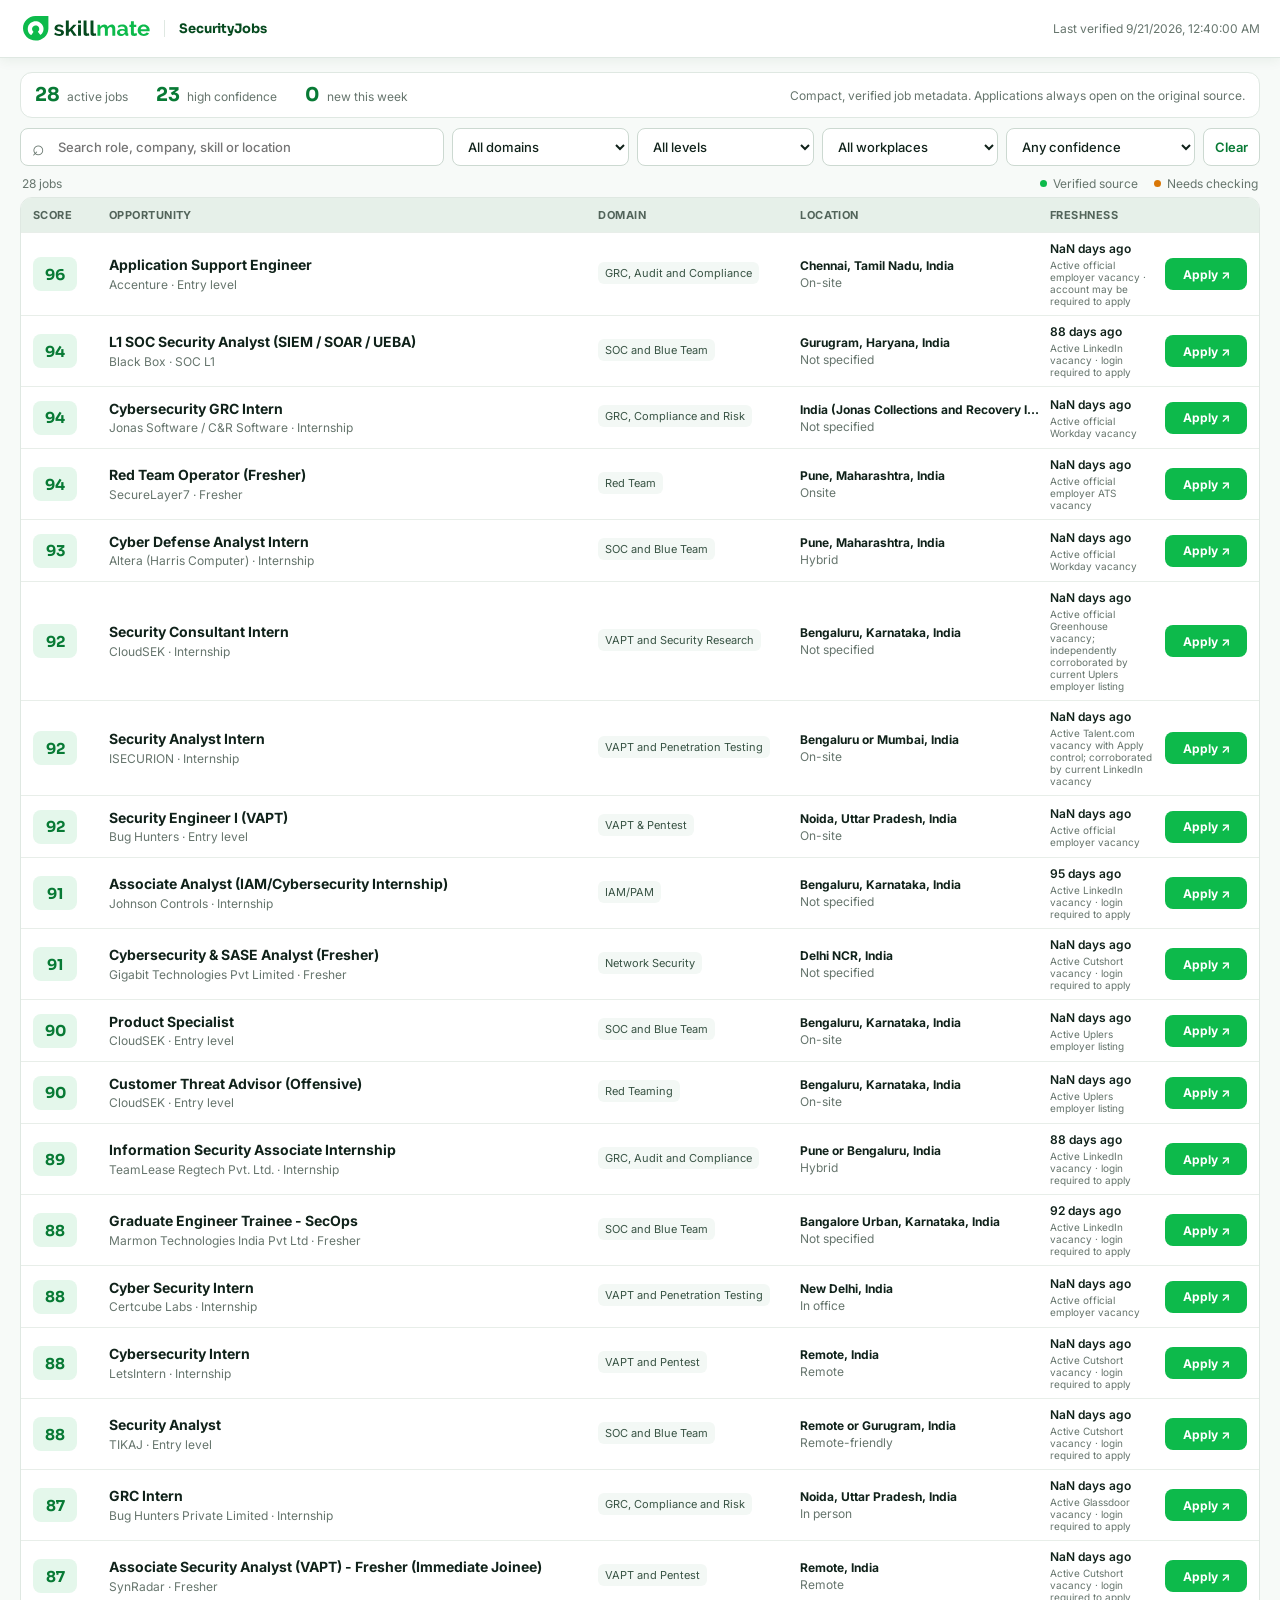
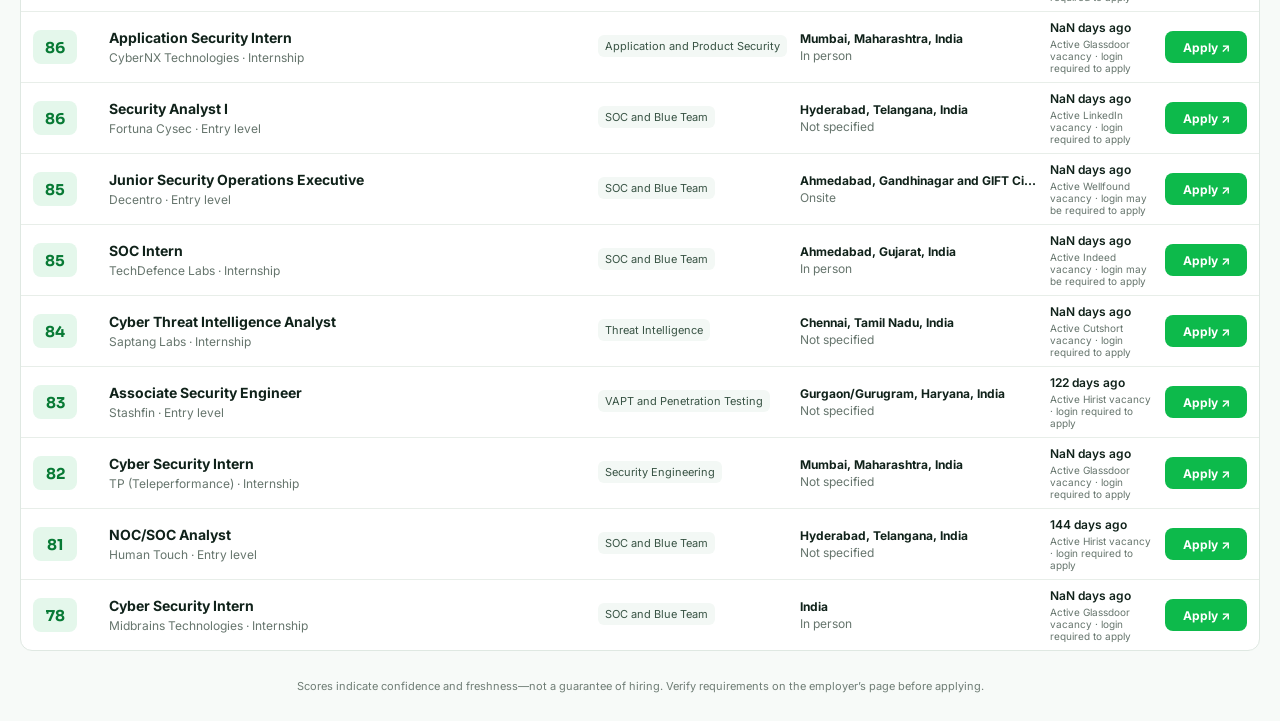
<file: index.html>
<!doctype html>
<html lang="en">
<head>
  <meta charset="utf-8">
  <meta name="viewport" content="width=device-width, initial-scale=1">
  <meta name="description" content="Verified cybersecurity jobs ranked by how worthwhile they are to apply for.">
  <title>Skillmate SecurityJobs</title>
  <link rel="preconnect" href="https://fonts.googleapis.com">
  <link rel="preconnect" href="https://fonts.gstatic.com" crossorigin>
  <link href="https://fonts.googleapis.com/css2?family=Inter:wght@400;500;600;700&family=Sora:wght@600;700&display=swap" rel="stylesheet">
  <link rel="icon" href="assets/skillmate-logo-light.svg" type="image/svg+xml">
  <link rel="stylesheet" href="style.css">
</head>
<body>
  <header class="topbar">
    <div class="brand"><img src="assets/skillmate-logo-light.svg" alt="Skillmate.ai"><strong>SecurityJobs</strong></div>
    <div style="display:flex;gap:14px;align-items:center"><a href="brands/" style="color:#fff;font-weight:700;text-decoration:none">Brands & Career Sources</a><div class="updated" id="updated">Loading latest scan…</div></div>
  </header>

  <main>
    <section class="summary" aria-label="Job summary">
      <div><b id="totalJobs">0</b><span>active jobs</span></div>
      <div><b id="highScore">0</b><span>high confidence</span></div>
      <div><b id="newJobs">0</b><span>new this week</span></div>
      <p>Compact, verified job metadata. Applications always open on the original source.</p>
    </section>

    <section class="controls" aria-label="Job filters">
      <label class="search"><span>⌕</span><input id="search" type="search" placeholder="Search role, company, skill or location" aria-label="Search jobs"></label>
      <select id="domain" aria-label="Filter by cybersecurity domain"><option value="">All domains</option></select>
      <select id="level" aria-label="Filter by experience level"><option value="">All levels</option></select>
      <select id="workplace" aria-label="Filter by workplace type"><option value="">All workplaces</option></select>
      <select id="score" aria-label="Filter by minimum score">
        <option value="0">Any confidence</option><option value="70">70+ Worth applying</option><option value="85">85+ Highly recommended</option>
      </select>
      <button id="clear" type="button">Clear</button>
    </section>

    <div class="result-line"><span id="resultCount">0 jobs</span><span class="legend"><i class="verified"></i>Verified source <i class="caution"></i>Needs checking</span></div>

    <section class="job-table" aria-label="Cybersecurity jobs">
      <div class="table-head"><span>Score</span><span>Opportunity</span><span>Domain</span><span>Location</span><span>Freshness</span><span></span></div>
      <div id="jobs" class="job-list"></div>
      <div id="empty" class="empty" hidden>No matching jobs. Try clearing one or more filters.</div>
    </section>
  </main>

  <footer>Scores indicate confidence and freshness—not a guarantee of hiring. Verify requirements on the employer’s page before applying.</footer>
  <script src="app.js"></script>
</body>
</html>
</file>
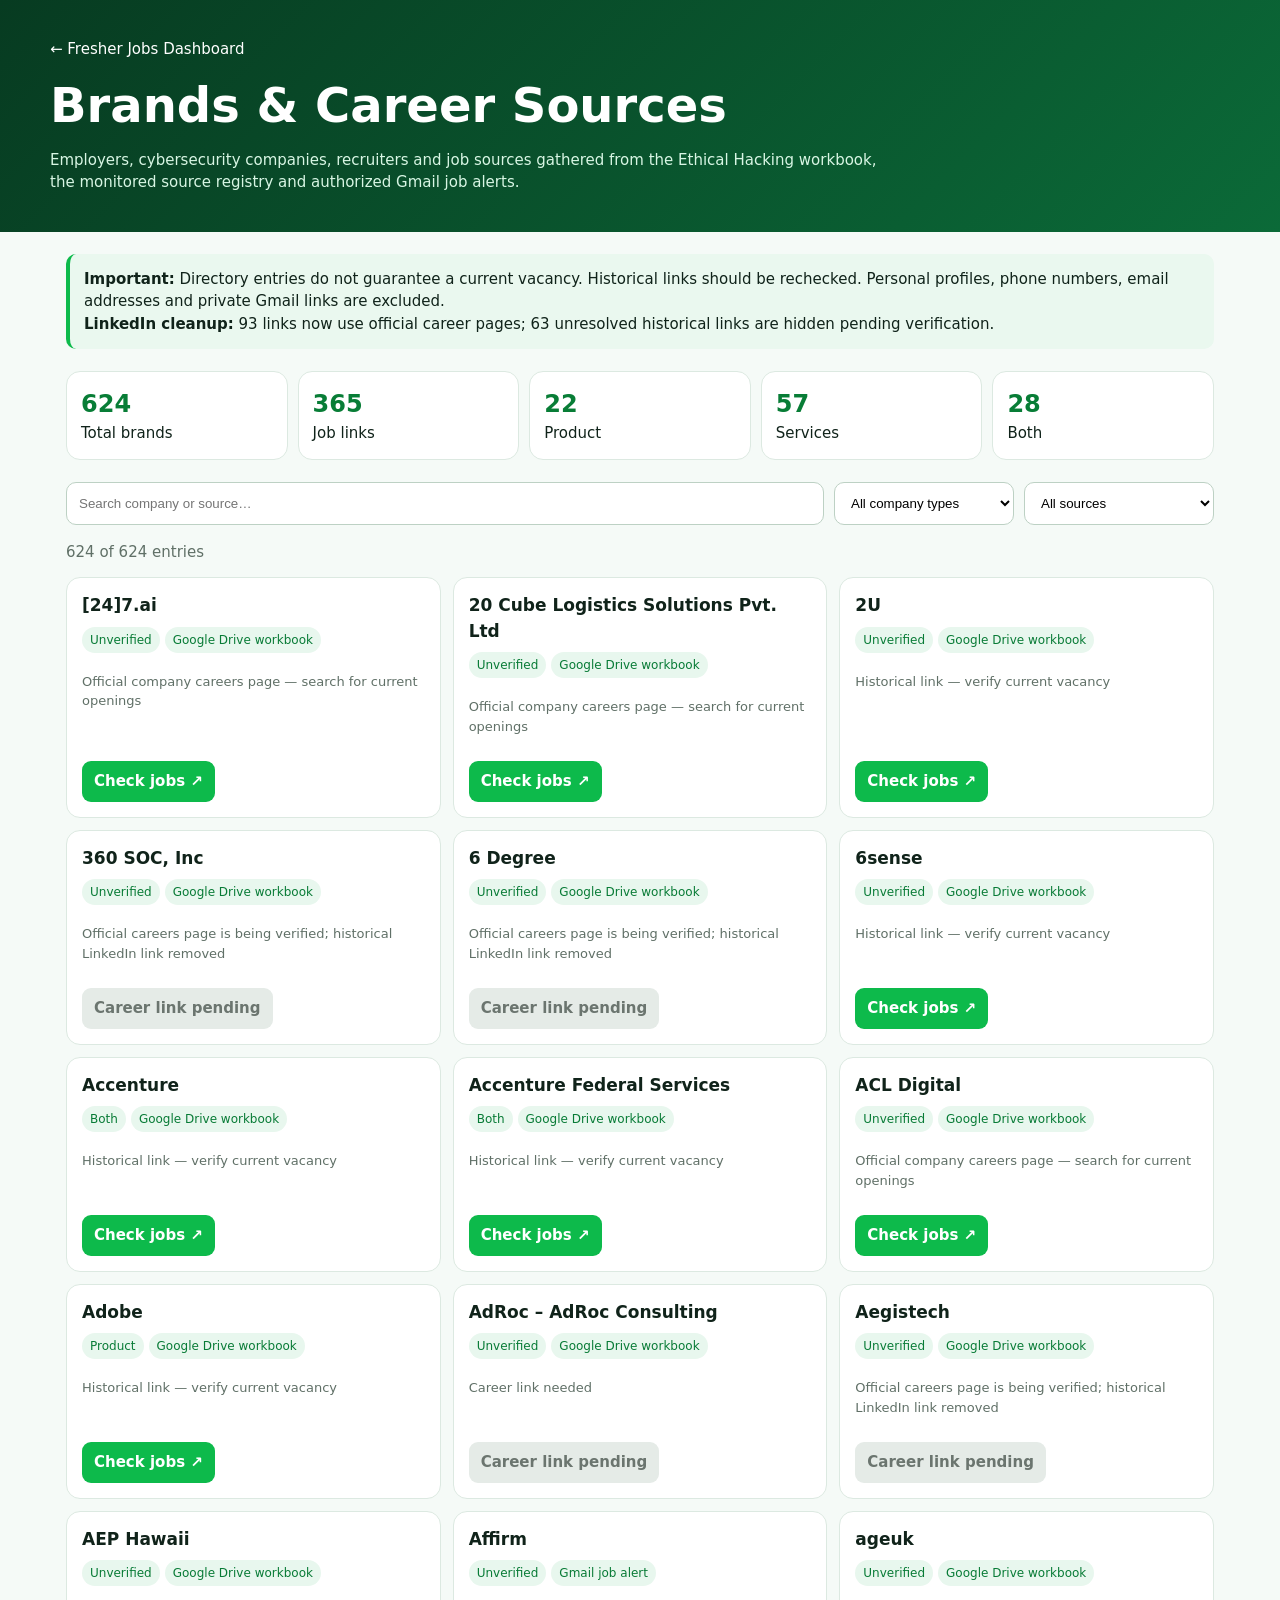
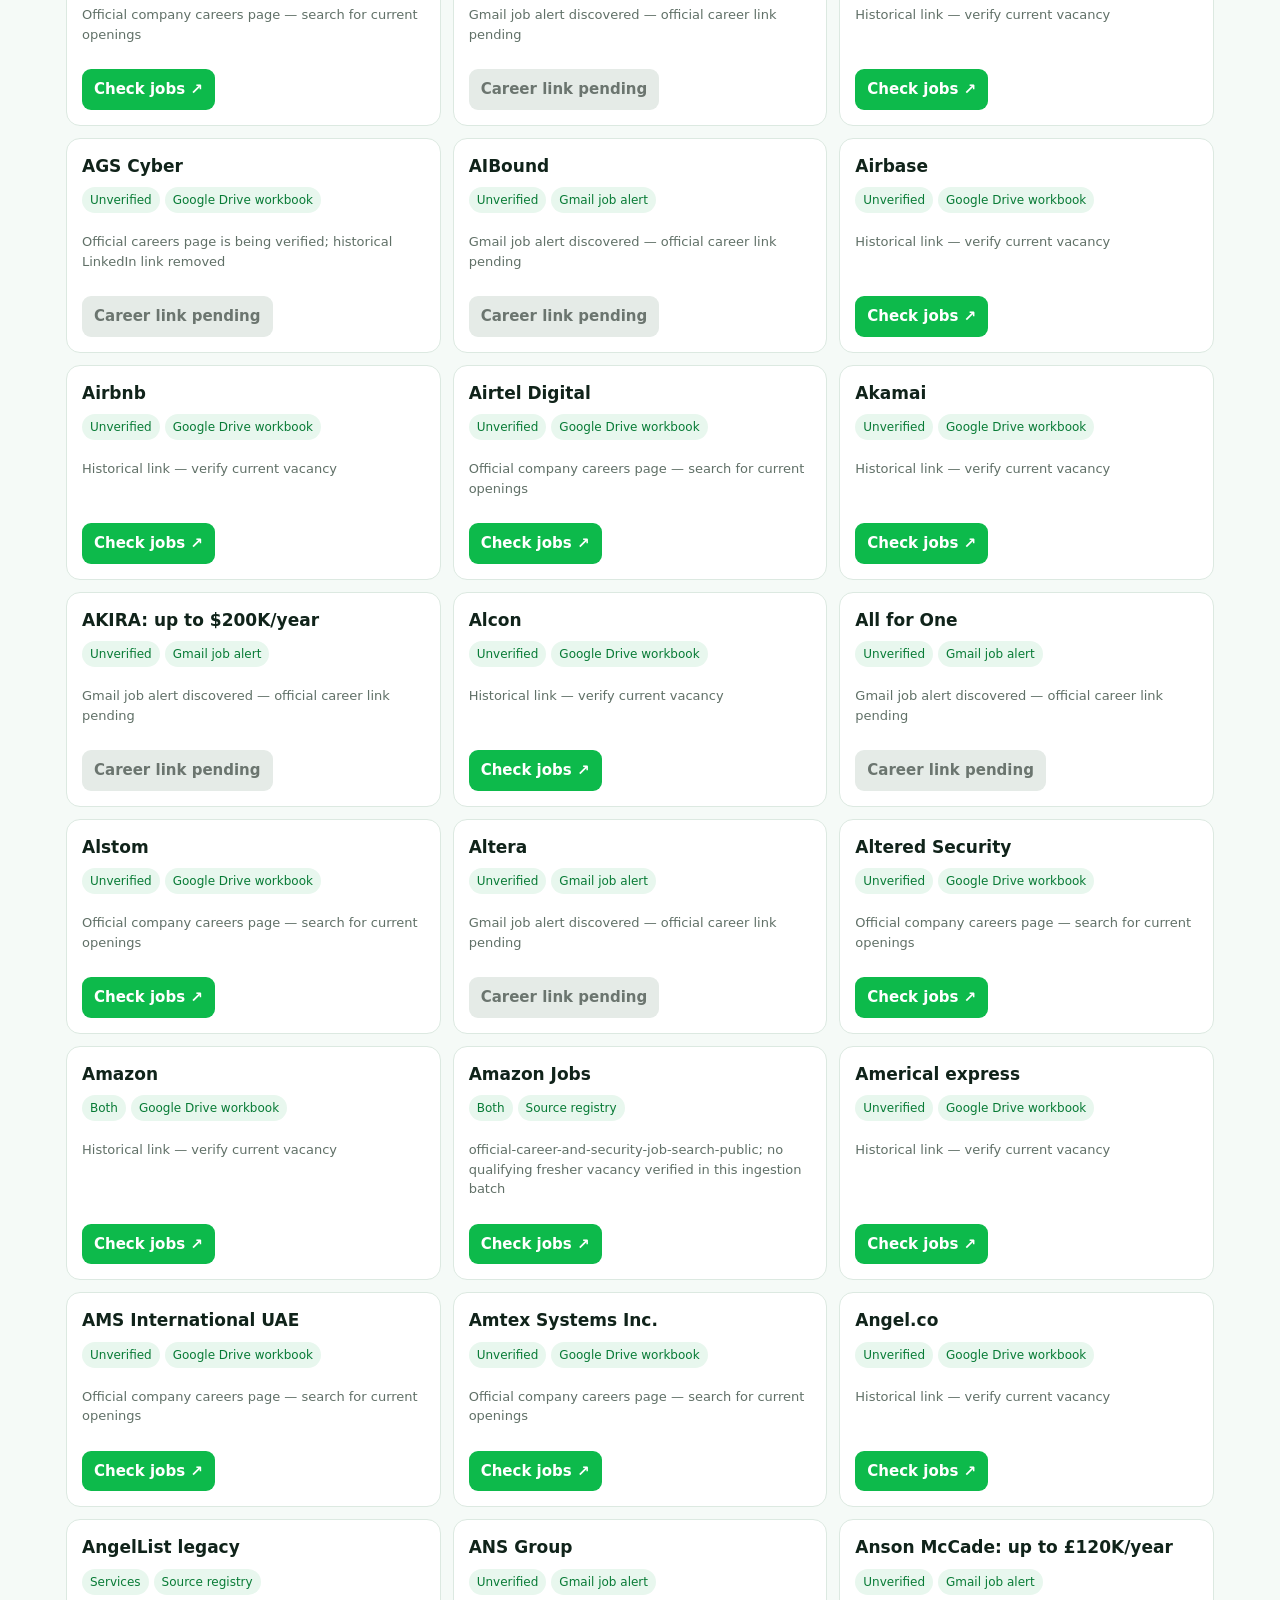
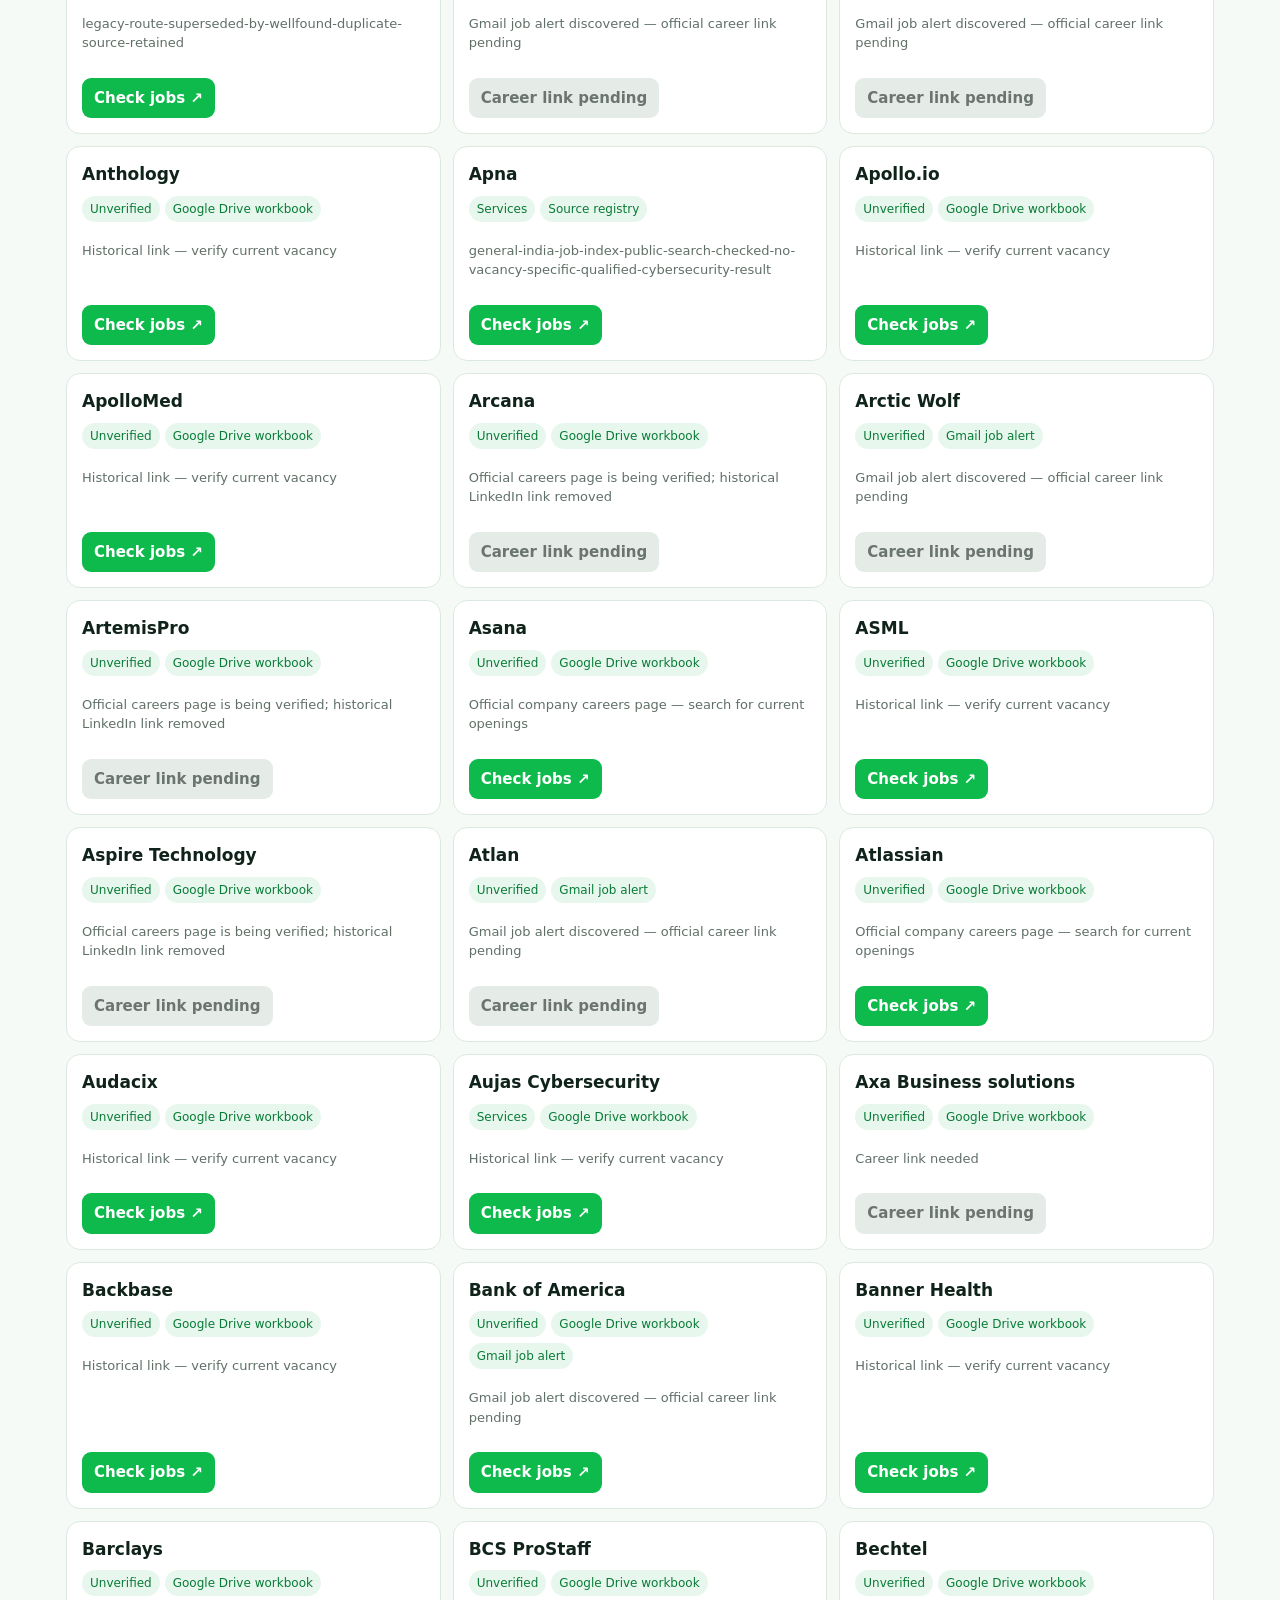
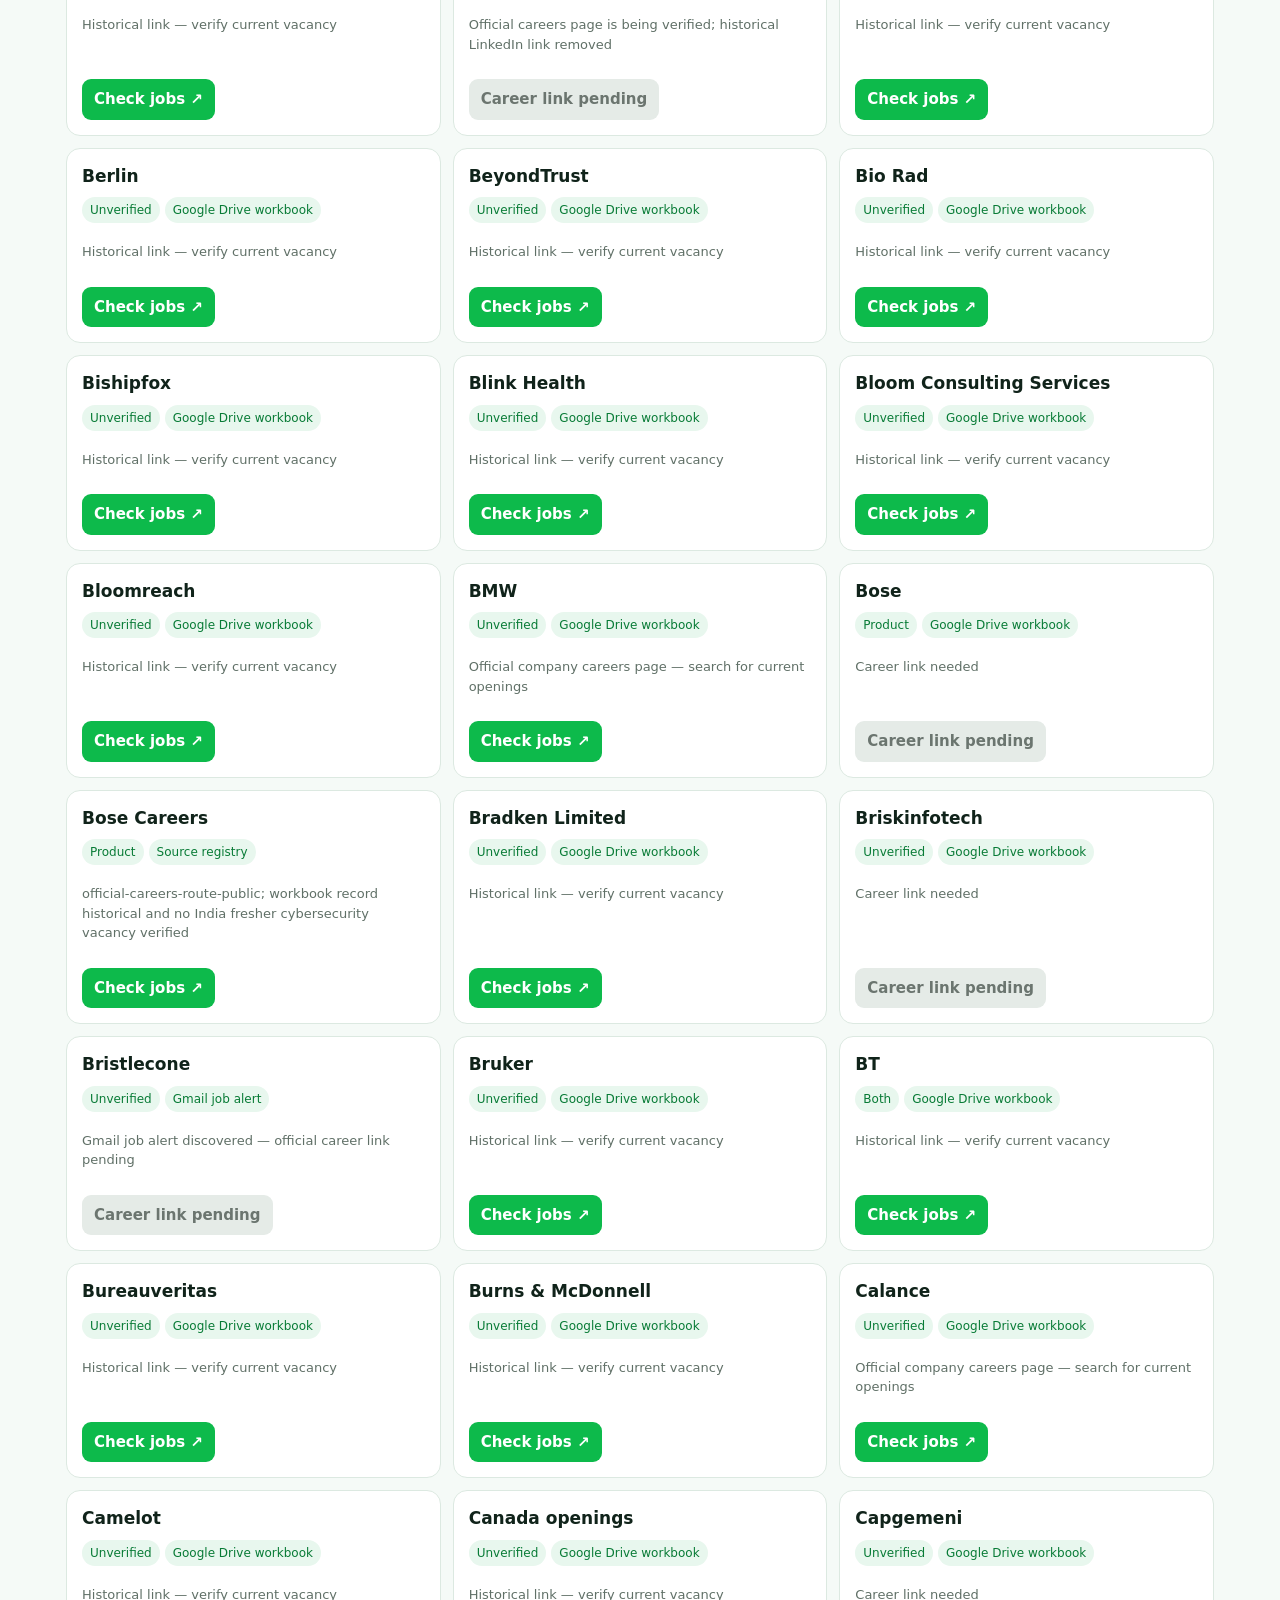
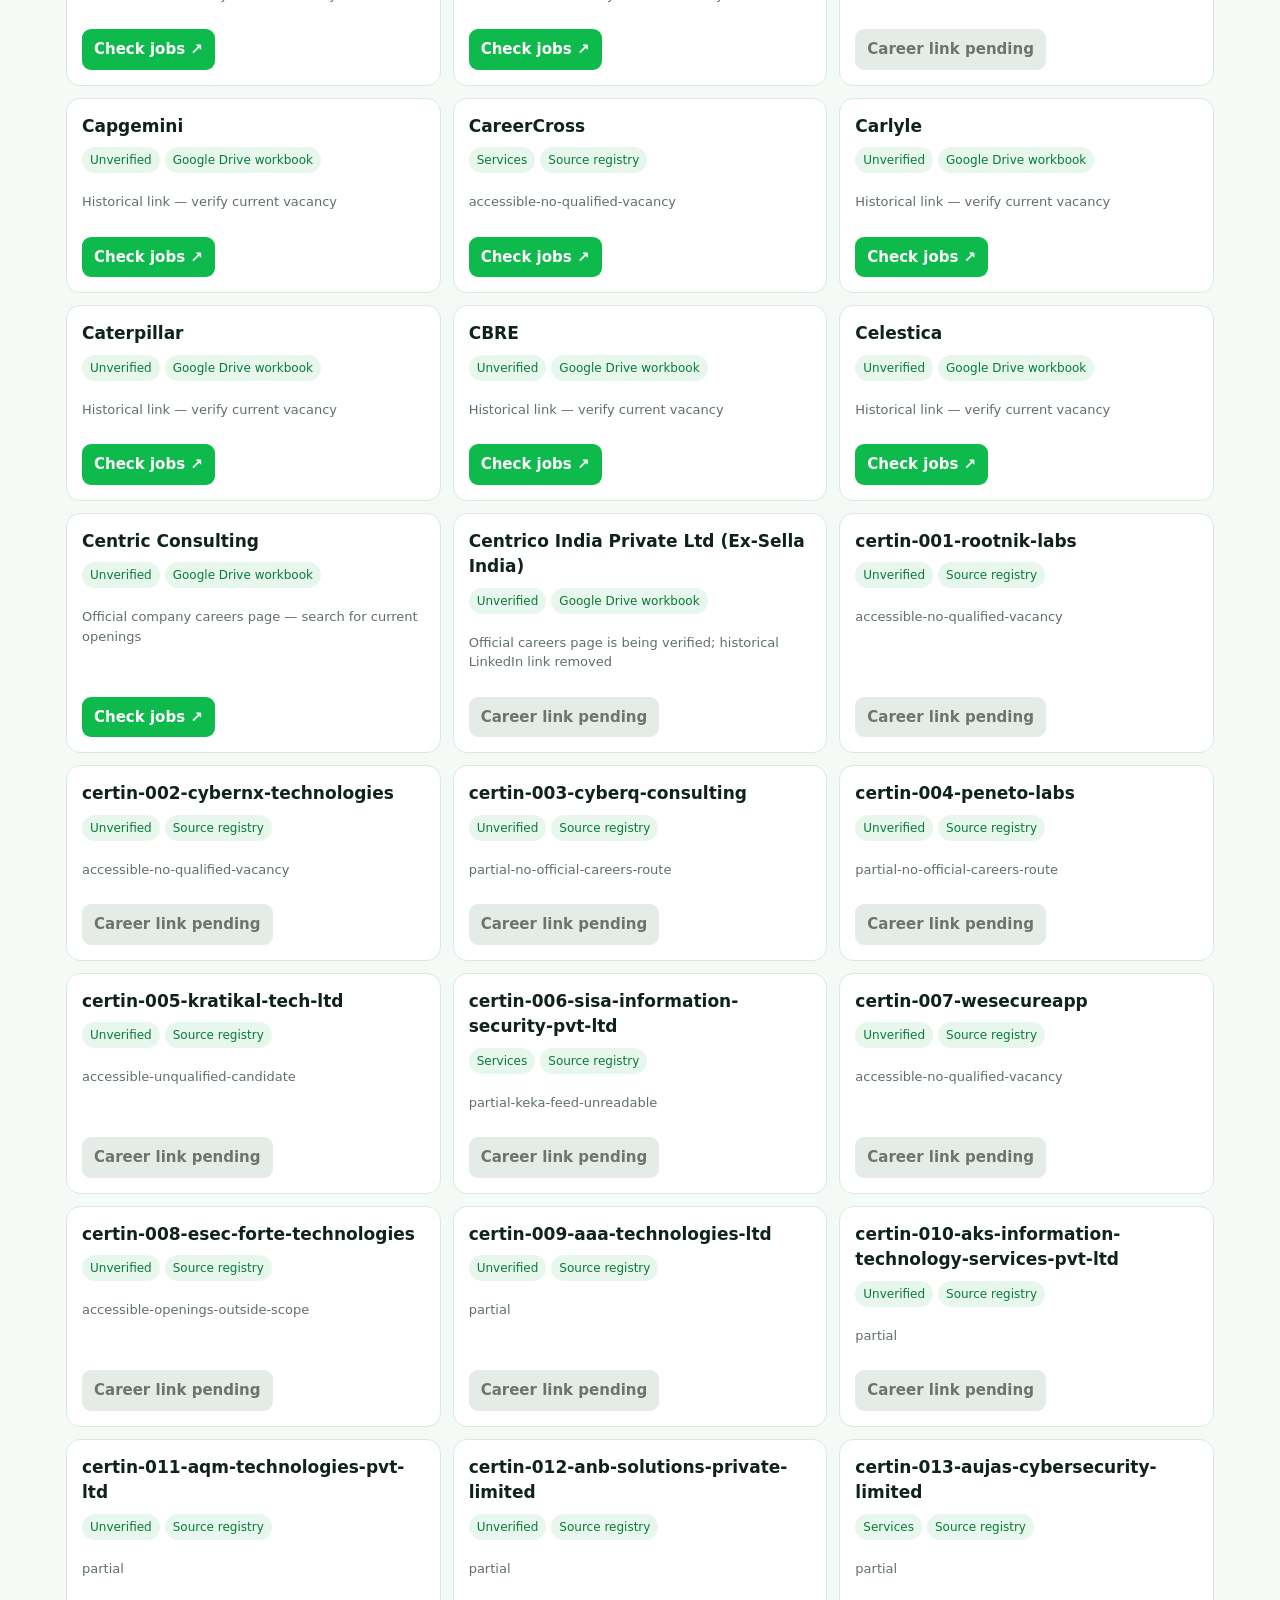
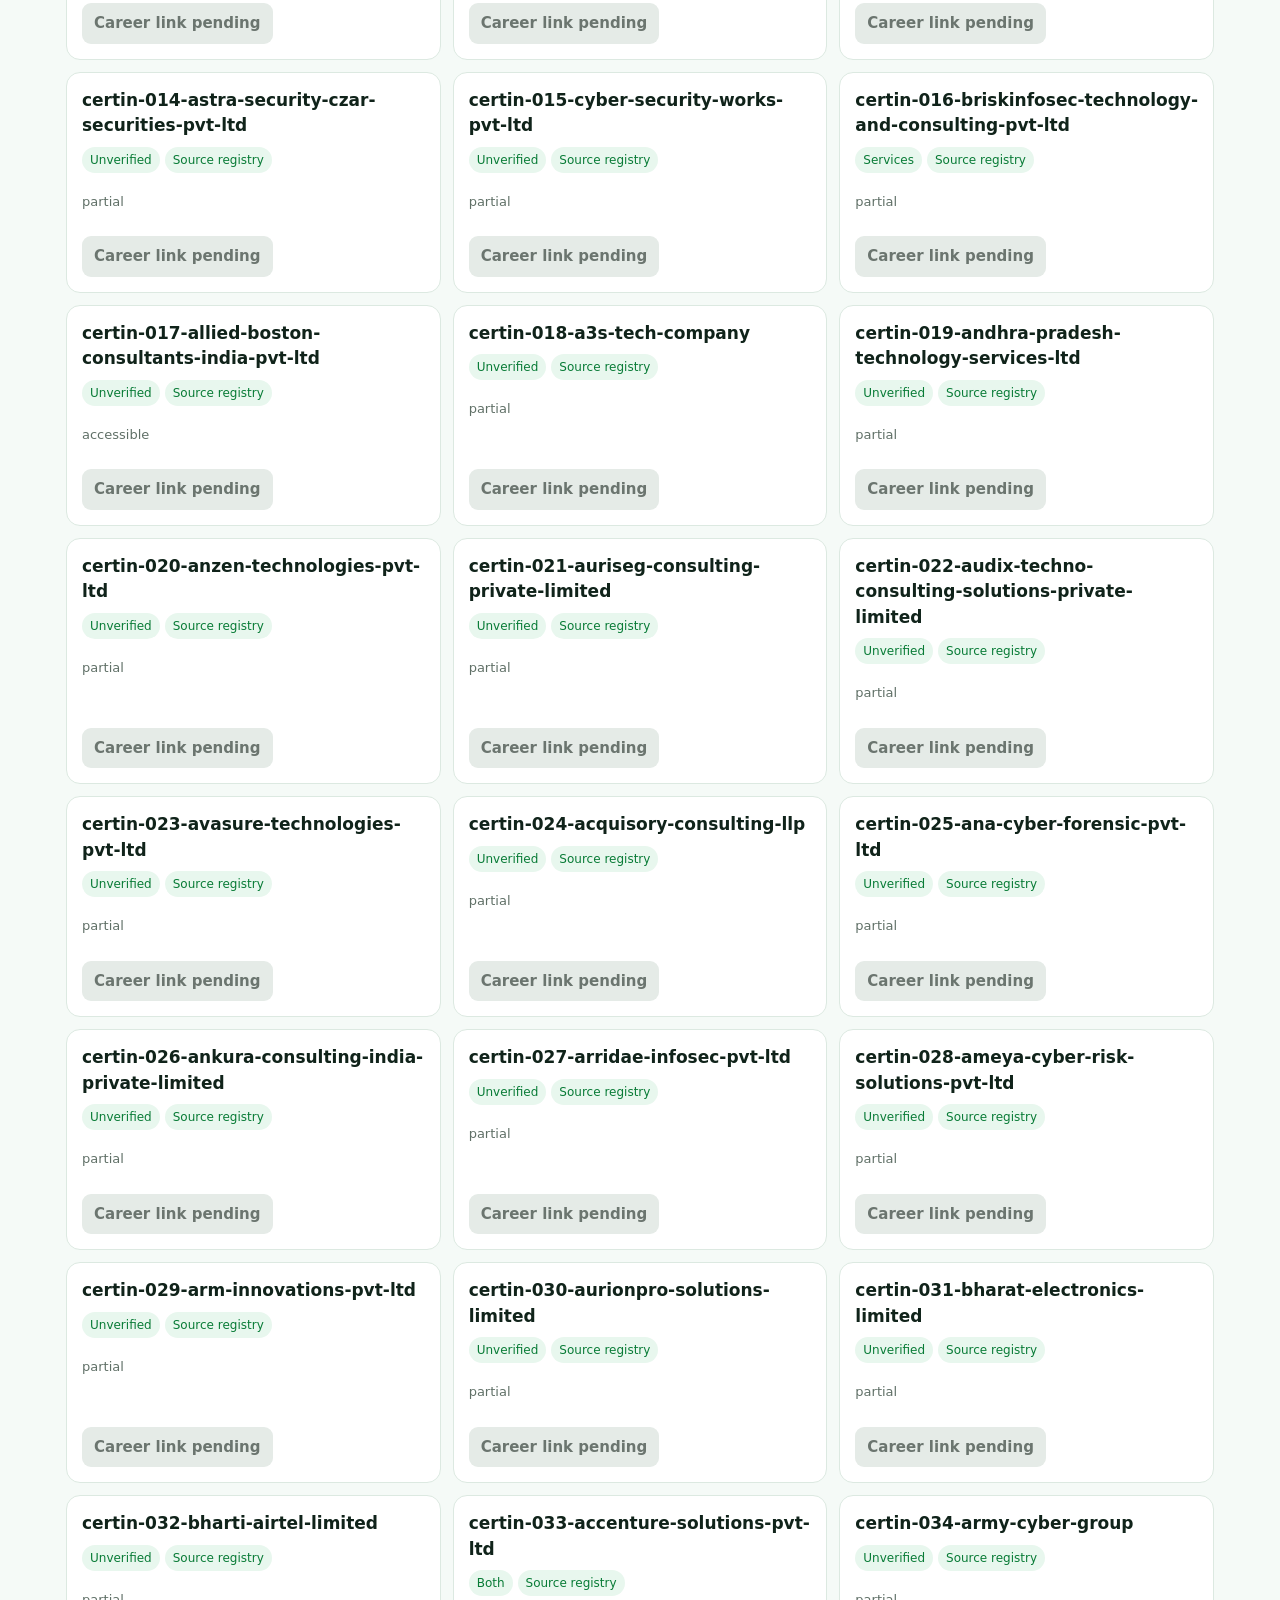
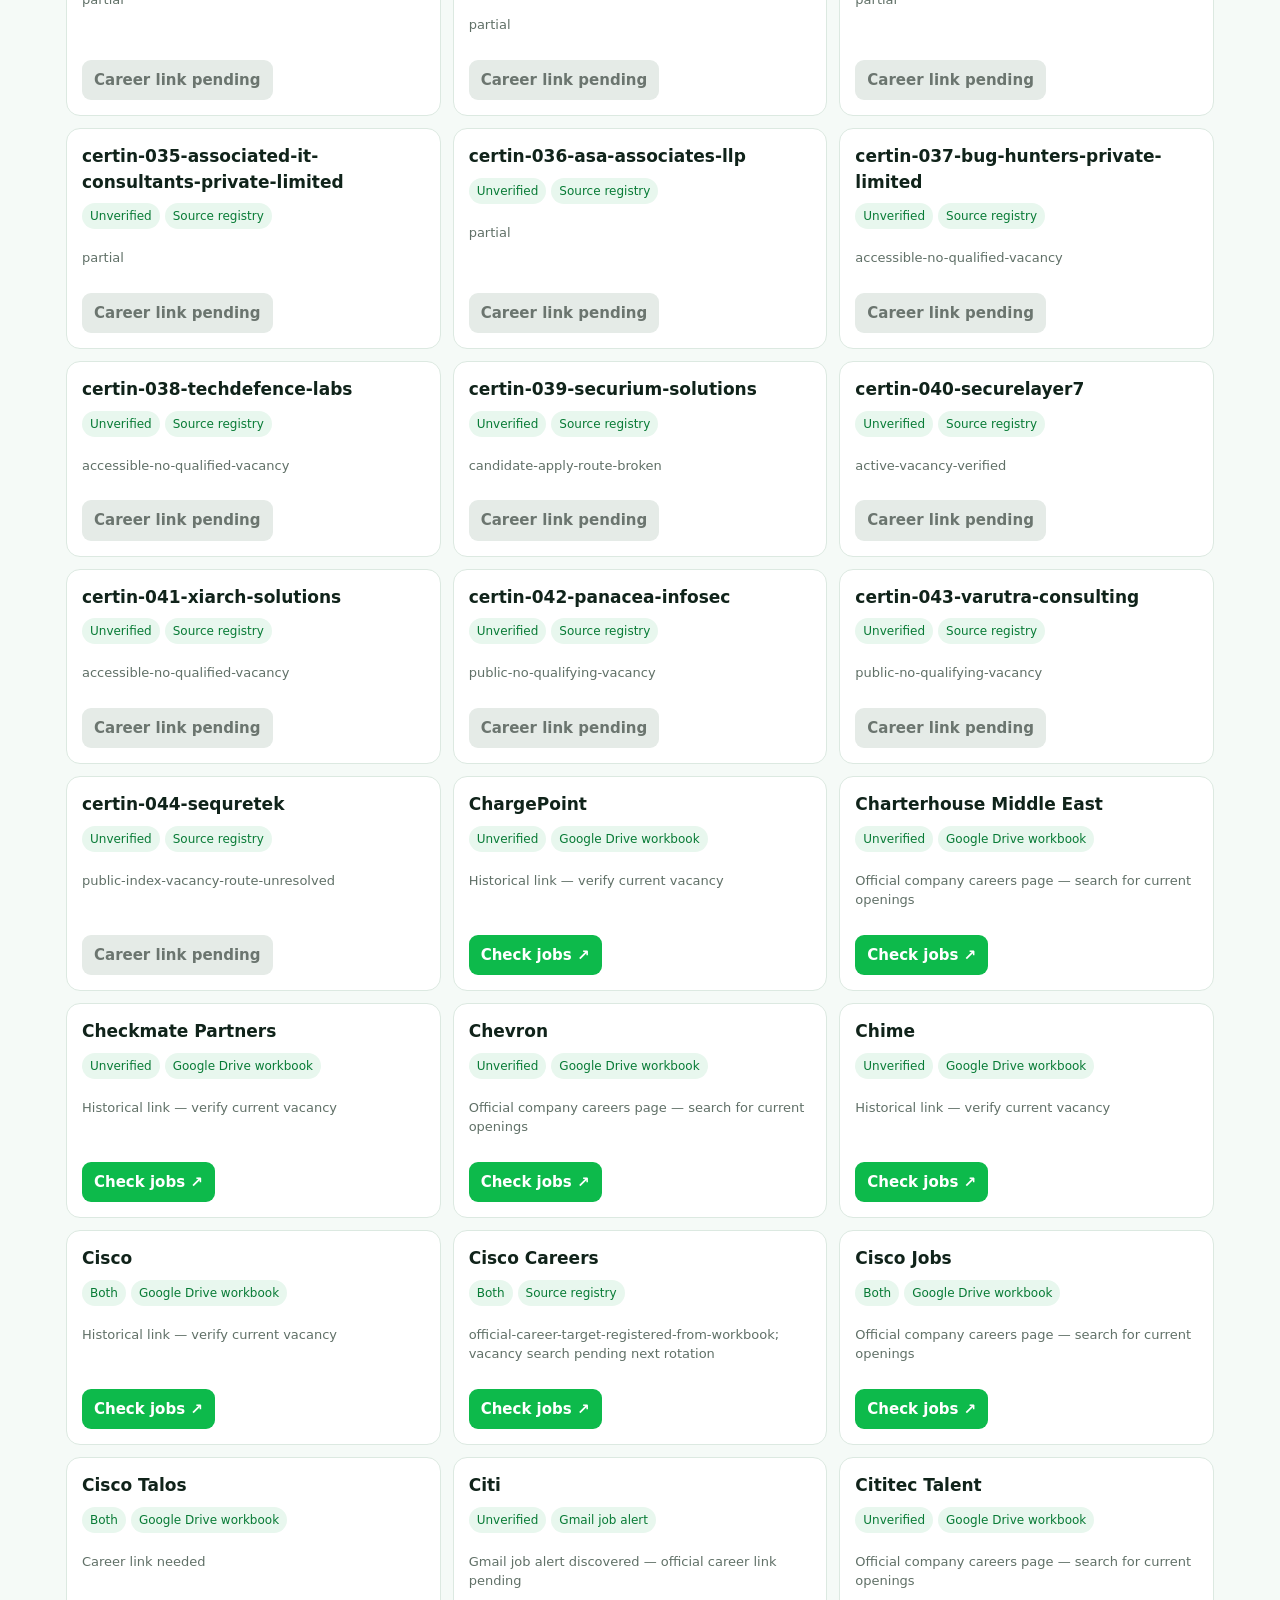
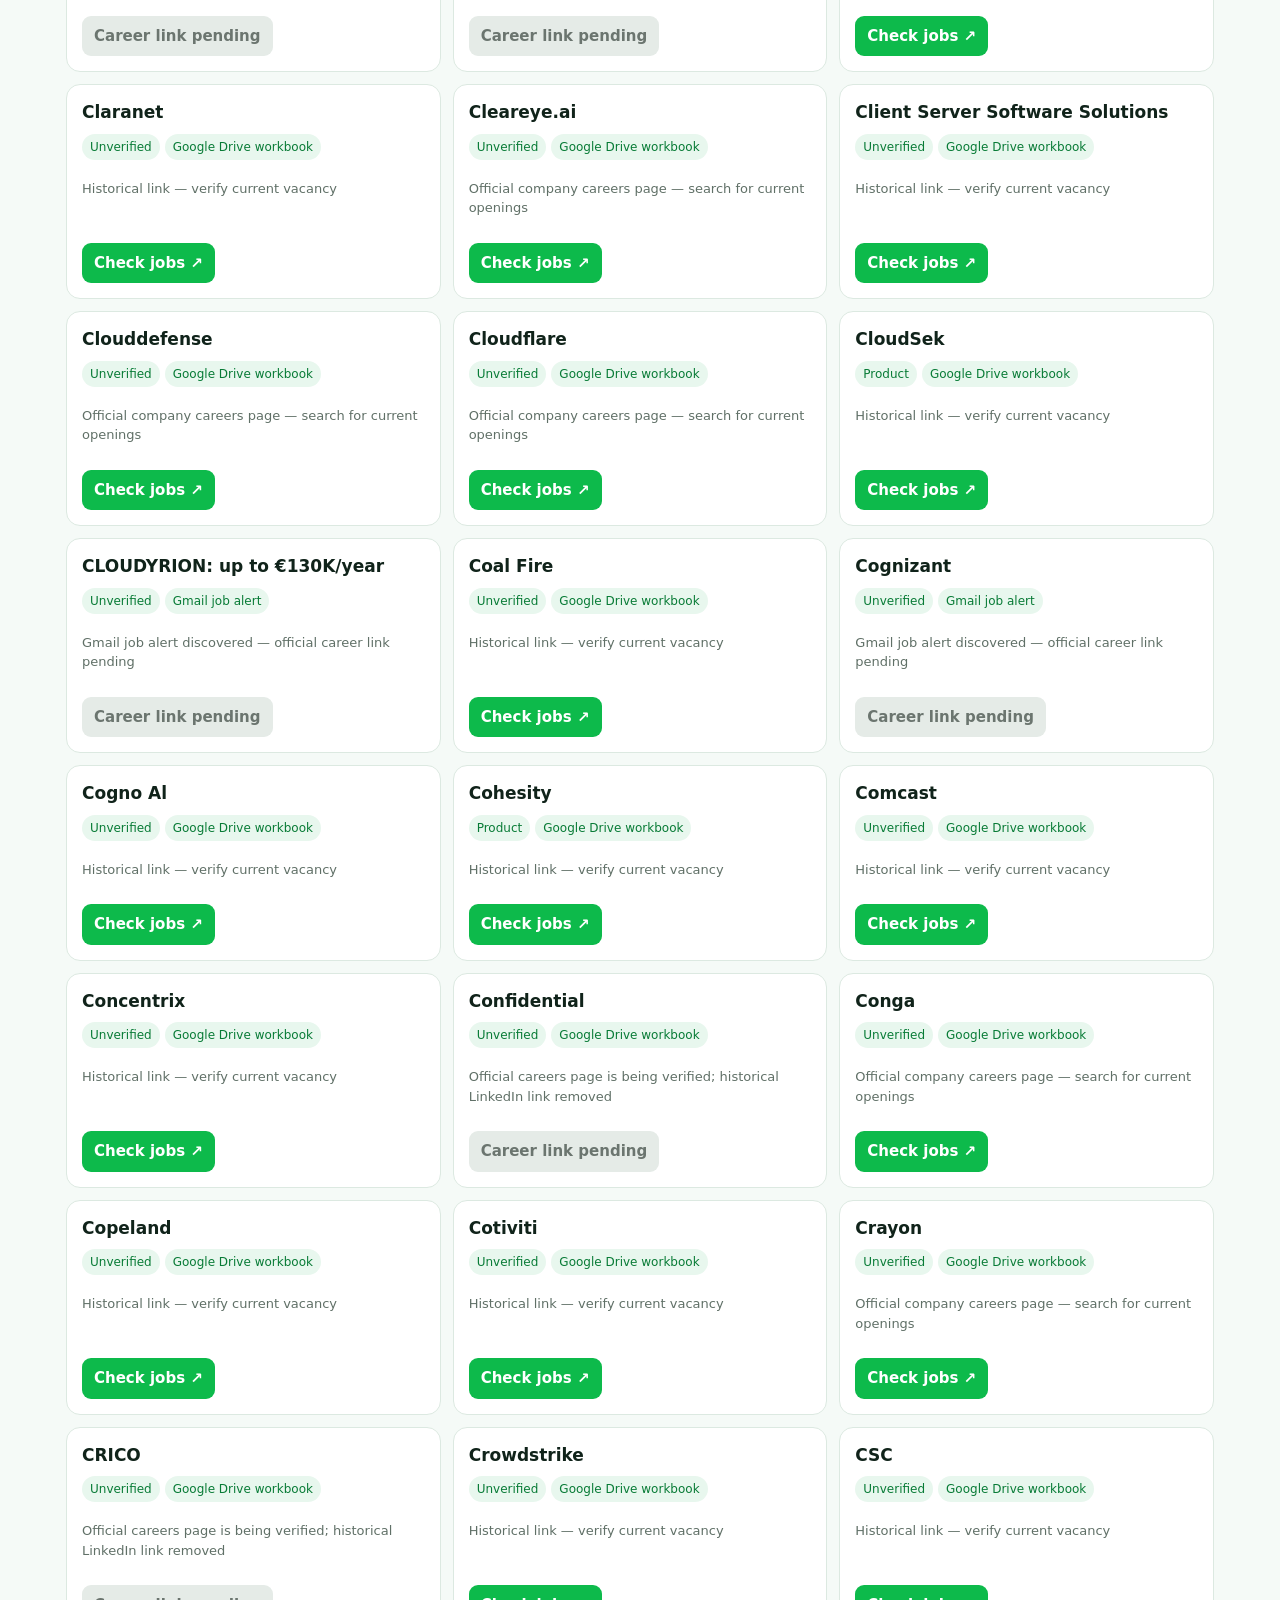
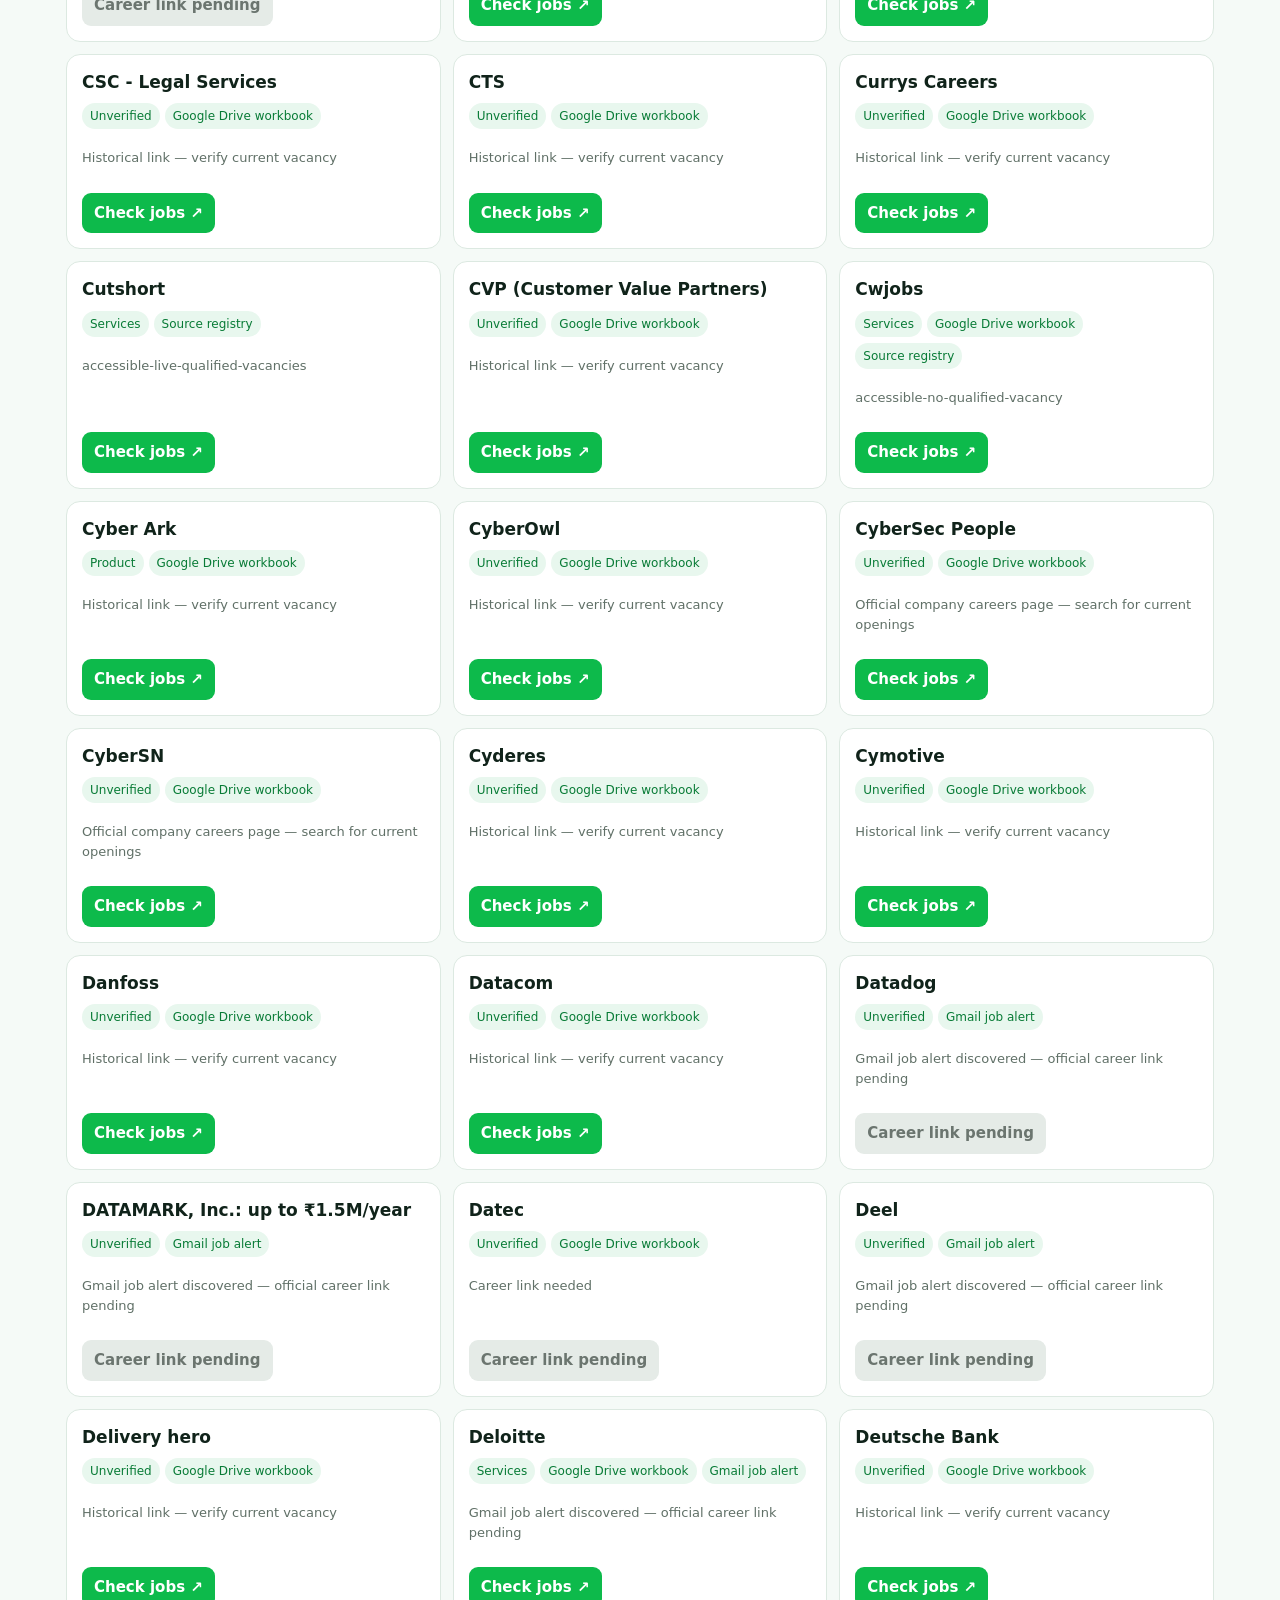
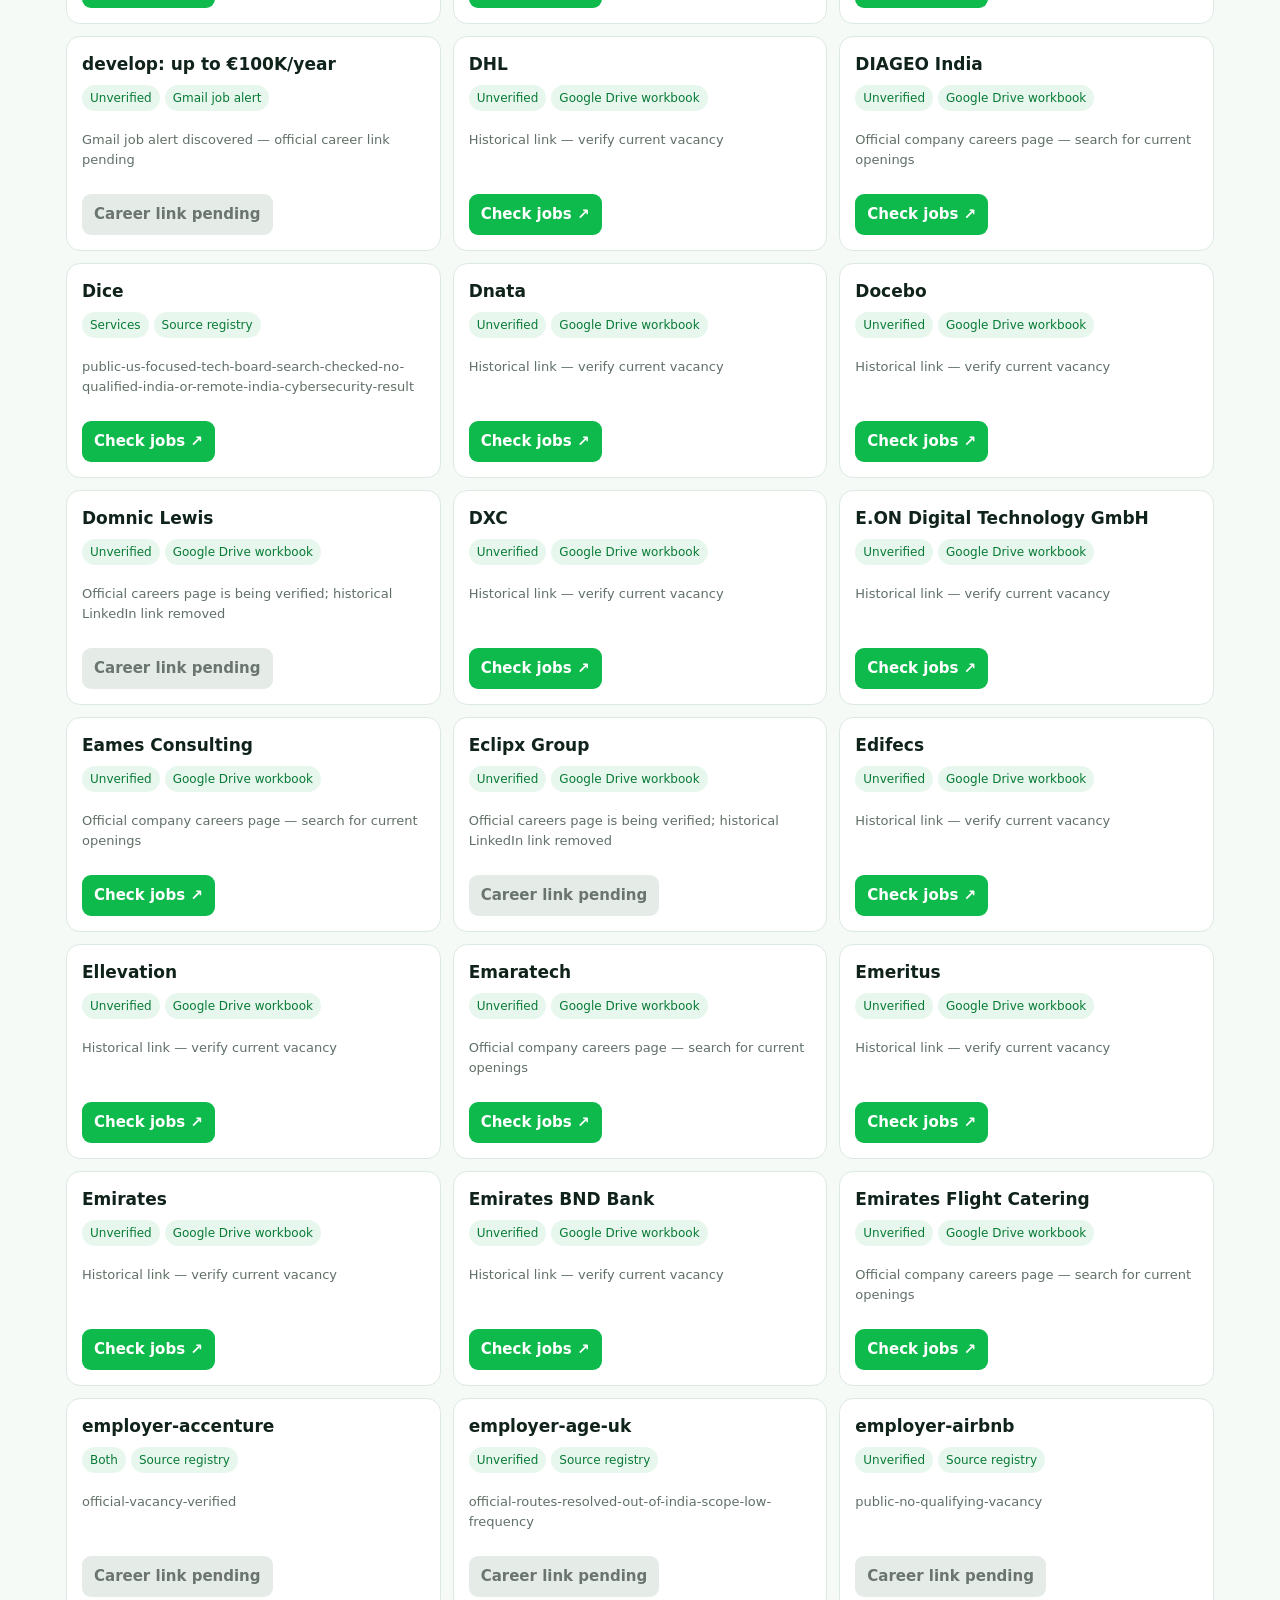
<file: brands/index.html>
<!doctype html><html lang="en"><head><meta charset="utf-8"><meta name="viewport" content="width=device-width,initial-scale=1"><title>Brands & Career Sources | Skillmate</title><meta name="description" content="Search cybersecurity employers, career pages and job sources gathered by Skillmate."><style>:root{--g:#0DBA4B;--ink:#10231a;--muted:#607067;--bg:#f5faf7;--card:#fff;--line:#dce9e1}*{box-sizing:border-box}body{margin:0;font:15px/1.5 Inter,system-ui,sans-serif;color:var(--ink);background:var(--bg)}header{background:linear-gradient(135deg,#073b21,#0b6a38);color:#fff;padding:38px 20px}header>div,main{max-width:1180px;margin:auto}h1{margin:8px 0;font-size:clamp(28px,5vw,48px)}header p{max-width:850px;margin:0;color:#d8f6e4}.back{color:#fff;text-decoration:none}.stats{display:grid;grid-template-columns:repeat(5,1fr);gap:10px;margin:22px 0}.stat{background:#fff;border:1px solid var(--line);border-radius:14px;padding:14px}.stat b{display:block;font-size:24px;color:#087d36}main{padding:22px 16px 50px}.note{background:#eaf8ef;border-left:4px solid var(--g);padding:14px;border-radius:10px}.controls{display:grid;grid-template-columns:1fr 180px 190px;gap:10px;margin:16px 0}input,select{width:100%;padding:12px;border:1px solid #bdd1c4;border-radius:10px;background:#fff}.grid{display:grid;grid-template-columns:repeat(3,1fr);gap:12px}.card{background:#fff;border:1px solid var(--line);border-radius:14px;padding:15px;display:flex;flex-direction:column;min-height:185px}.card h2{font-size:17px;margin:0 0 8px}.pill{display:inline-block;font-size:12px;padding:4px 8px;border-radius:999px;background:#e8f7ee;color:#087b36;margin:0 5px 6px 0}.muted{color:var(--muted);font-size:13px}.actions{margin-top:auto;padding-top:12px}.btn{display:inline-block;background:var(--g);color:#fff;text-decoration:none;padding:9px 12px;border-radius:9px;font-weight:700}.disabled{background:#e5ebe7;color:#6b756f}.count{color:var(--muted);margin:8px 0 14px}@media(max-width:850px){.grid{grid-template-columns:repeat(2,1fr)}.stats{grid-template-columns:repeat(2,1fr)}.controls{grid-template-columns:1fr}}@media(max-width:540px){.grid{grid-template-columns:1fr}}</style></head><body><header><div><a class="back" href="../">← Fresher Jobs Dashboard</a><h1>Brands & Career Sources</h1><p>Employers, cybersecurity companies, recruiters and job sources gathered from the Ethical Hacking workbook, the monitored source registry and authorized Gmail job alerts.</p></div></header><main><div class="note"><strong>Important:</strong> Directory entries do not guarantee a current vacancy. Historical links should be rechecked. Personal profiles, phone numbers, email addresses and private Gmail links are excluded.</div><section class="stats"><div class="stat"><b>624</b>Total brands</div><div class="stat"><b>428</b>Job links</div><div class="stat"><b>22</b>Product</div><div class="stat"><b>57</b>Services</div><div class="stat"><b>28</b>Both</div></section><div class="controls"><input id="q" placeholder="Search company or source…"><select id="type"><option value="">All company types</option><option>Product</option><option>Services</option><option>Both</option><option>Unverified</option></select><select id="src"><option value="">All sources</option><option>Google Drive workbook</option><option>Source registry</option><option>Gmail job alert</option></select></div><div class="count" id="count"></div><div class="grid" id="grid"></div></main><script>const DATA=[{"name":"[24]7.ai","companyType":"Unverified","jobUrl":"https://www.linkedin.com/jobs/view/3809617975/","sources":["Google Drive workbook"],"status":"Historical link — verify current vacancy"},{"name":"20 Cube Logistics Solutions Pvt. Ltd","companyType":"Unverified","jobUrl":"https://www.linkedin.com/jobs/view/information-technology-security-specialist-at-20-cube-logistics-solutions-pvt-ltd-3216356802/?utm_campaign=google_jobs_apply&utm_source=google_jobs_apply&utm_medium=organic&originalSubdomain=in","sources":["Google Drive workbook"],"status":"Historical link — verify current vacancy"},{"name":"2U","companyType":"Unverified","jobUrl":"https://boards.greenhouse.io/2u/jobs/7045175002","sources":["Google Drive workbook"],"status":"Historical link — verify current vacancy"},{"name":"360 SOC, Inc","companyType":"Unverified","jobUrl":"https://www.linkedin.com/jobs/view/3812636915","sources":["Google Drive workbook"],"status":"Historical link — verify current vacancy"},{"name":"6 Degree","companyType":"Unverified","jobUrl":"https://www.linkedin.com/jobs/view/3782762310/?trackingId=yJSXmfnLT3CUNiWO2sC9iw%3D%3D&refId=mchCLBEdQ5SEE9yHWS5dwQ%3D%3D&midToken=AQH8Ndu5NJNO7w&midSig=0tUs0VqtZc4r41&trk=eml-jobs_jymbii_digest-job_card-0-jobcard_body&trkEmail=eml-jobs_jymbii_digest-job_card-0-jobcard_body-null-2ts64f~lqapbvtm~8m-null-null&eid=2ts64f-lqapbvtm-8m&otpToken=MTMwMjFlZTkxNzJiY2NjNWJkMjQwNGVkNDYxY2VmYmQ4ZmM3ZDk0NTlhYTg4YTYxNzBjNzA4NmQ0YTUzNTlmM2Y2ZDRkZjgxNWJiNWVjZTI3ZGEwYWY1MzIwMDNlZTYxZmIxYzYwZGMyYTM1MTIzYzViMjM0YSwxLDE%3D","sources":["Google Drive workbook"],"status":"Historical link — verify current vacancy"},{"name":"6sense","companyType":"Unverified","jobUrl":"https://ats.comparably.com/api/v1/gh/6sense?gh_jid=4126661","sources":["Google Drive workbook"],"status":"Historical link — verify current vacancy"},{"name":"Accenture","companyType":"Both","jobUrl":"https://www.accenture.com/in-en/careers/jobdetails?id=56877_india_3&utm_campaign=google_jobs_apply&utm_source=google_jobs_apply&utm_medium=organic","sources":["Google Drive workbook"],"status":"Historical link — verify current vacancy"},{"name":"Accenture Federal Services","companyType":"Both","jobUrl":"https://boards.greenhouse.io/accenturefederalservices/jobs/4273766006?gh_jid=4273766006&ref=infosec-jobs.com&source=infosec-jobs.com","sources":["Google Drive workbook"],"status":"Historical link — verify current vacancy"},{"name":"ACL Digital","companyType":"Unverified","jobUrl":"https://www.linkedin.com/jobs/view/4319520532/","sources":["Google Drive workbook"],"status":"Historical link — verify current vacancy"},{"name":"Adobe","companyType":"Product","jobUrl":"https://adobe.wd5.myworkdayjobs.com/en-US/external_experienced/job/Penetration-Tester_R129395-1","sources":["Google Drive workbook"],"status":"Historical link — verify current vacancy"},{"name":"AdRoc – AdRoc Consulting","companyType":"Unverified","jobUrl":"","sources":["Google Drive workbook"],"status":"Career link needed"},{"name":"Aegistech","companyType":"Unverified","jobUrl":"https://www.linkedin.com/jobs/view/3814879188","sources":["Google Drive workbook"],"status":"Historical link — verify current vacancy"},{"name":"AEP Hawaii","companyType":"Unverified","jobUrl":"https://www.linkedin.com/jobs/view/3879260710","sources":["Google Drive workbook"],"status":"Historical link — verify current vacancy"},{"name":"Affirm","companyType":"Unverified","jobUrl":"","sources":["Gmail job alert"],"status":"Gmail job alert discovered — official career link pending"},{"name":"ageuk","companyType":"Unverified","jobUrl":"https://www.ageuk.org.uk/about-us/jobs/current-vacancies/apply/?jobId=PTUFK026203F3VBQB68798NG9-14393&langCode=en_GB&sourceBoard=reed.co.uk+%28premium+plus%29&source=reed.co.uk+%28premium+plus%29&sType=reed_premiumplus&board_id=3479&board_name=reed.co.uk+%28premium+plus%29","sources":["Google Drive workbook"],"status":"Historical link — verify current vacancy"},{"name":"AGS Cyber","companyType":"Unverified","jobUrl":"https://www.linkedin.com/jobs/view/3778237088/?eBP=NOT_ELIGIBLE_FOR_CHARGING&refId=%2FGcg%2B2YIqyMRf9myfc%2FQZA%3D%3D&trackingId=r2%2FMMnksUNvSFUNt8jUvZQ%3D%3D&trk=flagship3_search_srp_jobs","sources":["Google Drive workbook"],"status":"Historical link — verify current vacancy"},{"name":"AIBound","companyType":"Unverified","jobUrl":"","sources":["Gmail job alert"],"status":"Gmail job alert discovered — official career link pending"},{"name":"Airbase","companyType":"Unverified","jobUrl":"https://boards.greenhouse.io/airbase/jobs/4988222004","sources":["Google Drive workbook"],"status":"Historical link — verify current vacancy"},{"name":"Airbnb","companyType":"Unverified","jobUrl":"https://careers.airbnb.com/positions/7158734/?gh_src=34ewj2","sources":["Google Drive workbook"],"status":"Historical link — verify current vacancy"},{"name":"Airtel Digital","companyType":"Unverified","jobUrl":"https://www.linkedin.com/jobs/view/3774398852/","sources":["Google Drive workbook"],"status":"Historical link — verify current vacancy"},{"name":"Akamai","companyType":"Unverified","jobUrl":"https://akamaicareers.inflightcloud.com/jobdetails/aka_ext/033309?section=aka_ext&job=033309","sources":["Google Drive workbook"],"status":"Historical link — verify current vacancy"},{"name":"AKIRA: up to $200K/year","companyType":"Unverified","jobUrl":"","sources":["Gmail job alert"],"status":"Gmail job alert discovered — official career link pending"},{"name":"Alcon","companyType":"Unverified","jobUrl":"https://alcon.wd5.myworkdayjobs.com/en-US/careers_alcon/job/Senior-Product-Security-Engineer--Threat-Intelligence_R-2023-27582-1","sources":["Google Drive workbook"],"status":"Historical link — verify current vacancy"},{"name":"All for One","companyType":"Unverified","jobUrl":"","sources":["Gmail job alert"],"status":"Gmail job alert discovered — official career link pending"},{"name":"Alstom","companyType":"Unverified","jobUrl":"https://www.linkedin.com/jobs/view/2914434251","sources":["Google Drive workbook"],"status":"Historical link — verify current vacancy"},{"name":"Altera","companyType":"Unverified","jobUrl":"","sources":["Gmail job alert"],"status":"Gmail job alert discovered — official career link pending"},{"name":"Altered Security","companyType":"Unverified","jobUrl":"https://www.linkedin.com/jobs/view/3796235646/?refId=36cc2cbc-ee1c-4bc1-abf8-a57c8838de90&trackingId=Mg6MQZTvSSWuA5%2BCv532xQ%3D%3D","sources":["Google Drive workbook"],"status":"Historical link — verify current vacancy"},{"name":"Amazon","companyType":"Both","jobUrl":"https://www.amazon.jobs/en/locations/unitedkingdom","sources":["Google Drive workbook"],"status":"Historical link — verify current vacancy"},{"name":"Amazon Jobs","companyType":"Both","jobUrl":"https://www.amazon.jobs/search","sources":["Source registry"],"status":"official-career-and-security-job-search-public; no qualifying fresher vacancy verified in this ingestion batch"},{"name":"Americal express","companyType":"Unverified","jobUrl":"https://www.naukri.com/job-listings-senior-information-security-analyst-american-express-company-bangalore-bengaluru-8-to-9-years-300124501912?src=simjobsjd_rt","sources":["Google Drive workbook"],"status":"Historical link — verify current vacancy"},{"name":"AMS International UAE","companyType":"Unverified","jobUrl":"https://www.linkedin.com/jobs/view/4310865907","sources":["Google Drive workbook"],"status":"Historical link — verify current vacancy"},{"name":"Amtex Systems Inc.","companyType":"Unverified","jobUrl":"https://www.linkedin.com/jobs/view/3808280823/","sources":["Google Drive workbook"],"status":"Historical link — verify current vacancy"},{"name":"Angel.co","companyType":"Unverified","jobUrl":"https://angel.co/jobs","sources":["Google Drive workbook"],"status":"Historical link — verify current vacancy"},{"name":"AngelList legacy","companyType":"Services","jobUrl":"https://angel.co/jobs","sources":["Source registry"],"status":"legacy-route-superseded-by-wellfound-duplicate-source-retained"},{"name":"ANS Group","companyType":"Unverified","jobUrl":"","sources":["Gmail job alert"],"status":"Gmail job alert discovered — official career link pending"},{"name":"Anson McCade: up to £120K/year","companyType":"Unverified","jobUrl":"","sources":["Gmail job alert"],"status":"Gmail job alert discovered — official career link pending"},{"name":"Anthology","companyType":"Unverified","jobUrl":"https://careers.anthology.com/jobs/7335320-it-security-engineer?source=LinkedIn-JS","sources":["Google Drive workbook"],"status":"Historical link — verify current vacancy"},{"name":"Apna","companyType":"Services","jobUrl":"https://apna.co/jobs","sources":["Source registry"],"status":"general-india-job-index-public-search-checked-no-vacancy-specific-qualified-cybersecurity-result"},{"name":"Apollo.io","companyType":"Unverified","jobUrl":"https://boards.greenhouse.io/apolloio/jobs/5020978004?source=LinkedIn","sources":["Google Drive workbook"],"status":"Historical link — verify current vacancy"},{"name":"ApolloMed","companyType":"Unverified","jobUrl":"https://jobs.jobvite.com/apollomed/job/oTbFqfwT?__jvst=Job%20Board&__jvsd=LinkedIn","sources":["Google Drive workbook"],"status":"Historical link — verify current vacancy"},{"name":"Arcana","companyType":"Unverified","jobUrl":"https://www.linkedin.com/jobs/view/4325781487","sources":["Google Drive workbook"],"status":"Historical link — verify current vacancy"},{"name":"Arctic Wolf","companyType":"Unverified","jobUrl":"","sources":["Gmail job alert"],"status":"Gmail job alert discovered — official career link pending"},{"name":"ArtemisPro","companyType":"Unverified","jobUrl":"https://www.linkedin.com/jobs/view/senior-devsecops-engineer-at-artemispro-3292020784/","sources":["Google Drive workbook"],"status":"Historical link — verify current vacancy"},{"name":"Asana","companyType":"Unverified","jobUrl":"https://www.linkedin.com/jobs/view/4316723473/","sources":["Google Drive workbook"],"status":"Historical link — verify current vacancy"},{"name":"ASML","companyType":"Unverified","jobUrl":"https://asml.wd3.myworkdayjobs.com/en-US/ASMLEXT1/job/Product-Security-Expert_J-00326561-1","sources":["Google Drive workbook"],"status":"Historical link — verify current vacancy"},{"name":"Aspire Technology","companyType":"Unverified","jobUrl":"https://www.linkedin.com/jobs/view/3784299323/?alternateChannel=search&refId=iffffKEESc2AEyZLxis5OQ%3D%3D&trackingId=iffffKEESc2AEyZLxis5OQ%3D%3D","sources":["Google Drive workbook"],"status":"Historical link — verify current vacancy"},{"name":"Atlan","companyType":"Unverified","jobUrl":"","sources":["Gmail job alert"],"status":"Gmail job alert discovered — official career link pending"},{"name":"Atlassian","companyType":"Unverified","jobUrl":"https://www.linkedin.com/jobs/view/3283311287","sources":["Google Drive workbook"],"status":"Historical link — verify current vacancy"},{"name":"Audacix","companyType":"Unverified","jobUrl":"https://www.audacix.com/","sources":["Google Drive workbook"],"status":"Historical link — verify current vacancy"},{"name":"Aujas Cybersecurity","companyType":"Services","jobUrl":"https://www.aujas.com/consultant-web-application-security-mobile-application-security","sources":["Google Drive workbook"],"status":"Historical link — verify current vacancy"},{"name":"Axa Business solutions","companyType":"Unverified","jobUrl":"","sources":["Google Drive workbook"],"status":"Career link needed"},{"name":"Backbase","companyType":"Unverified","jobUrl":"https://www.backbase.com/careers/jobs/7362301-security-director","sources":["Google Drive workbook"],"status":"Historical link — verify current vacancy"},{"name":"Bank of America","companyType":"Unverified","jobUrl":"https://ghr.wd1.myworkdayjobs.com/Lateral-US/job/Denver/System-Data-Security-Analyst---Cyber-Security-Operations_22079139-2","sources":["Google Drive workbook","Gmail job alert"],"status":"Gmail job alert discovered — official career link pending"},{"name":"Banner Health","companyType":"Unverified","jobUrl":"https://bannerhealth.wd5.myworkdayjobs.com/en-US/Careers/job/Remote-Cybersecurity-Engineer-I_R90144","sources":["Google Drive workbook"],"status":"Historical link — verify current vacancy"},{"name":"Barclays","companyType":"Unverified","jobUrl":"https://apply.jobs.barclays/careersection/careersection/2/jobdetail.ftl","sources":["Google Drive workbook"],"status":"Historical link — verify current vacancy"},{"name":"BCS ProStaff","companyType":"Unverified","jobUrl":"https://www.linkedin.com/jobs/view/3810143325","sources":["Google Drive workbook"],"status":"Historical link — verify current vacancy"},{"name":"Bechtel","companyType":"Unverified","jobUrl":"https://jobs.bechtel.com/job/Jubail-Cyber-Security-Specialist-NA/927184000/","sources":["Google Drive workbook"],"status":"Historical link — verify current vacancy"},{"name":"Berlin","companyType":"Unverified","jobUrl":"https://sumup.com/careers/positions/berlin-germany/information-security/senior-security-engineer-product-security/5104949002/?gh_jid=5104949002","sources":["Google Drive workbook"],"status":"Historical link — verify current vacancy"},{"name":"BeyondTrust","companyType":"Unverified","jobUrl":"https://boards.greenhouse.io/beyondtrust/jobs/5547033","sources":["Google Drive workbook"],"status":"Historical link — verify current vacancy"},{"name":"Bio Rad","companyType":"Unverified","jobUrl":"https://careers-biorad.icims.com/jobs/33242/sr.-security-pentester--%2410%2c000-hiring-bonus/job?mode=submit_apply","sources":["Google Drive workbook"],"status":"Historical link — verify current vacancy"},{"name":"Bishipfox","companyType":"Unverified","jobUrl":"https://bishopfox.com/jobs?gh_jid=3926212","sources":["Google Drive workbook"],"status":"Historical link — verify current vacancy"},{"name":"Blink Health","companyType":"Unverified","jobUrl":"https://boards.greenhouse.io/blinkhealth/jobs/6980632002","sources":["Google Drive workbook"],"status":"Historical link — verify current vacancy"},{"name":"Bloom Consulting Services","companyType":"Unverified","jobUrl":"https://jobs.hireciel.com/blom/requirement/[base64]","sources":["Google Drive workbook"],"status":"Historical link — verify current vacancy"},{"name":"Bloomreach","companyType":"Unverified","jobUrl":"https://boards.greenhouse.io/bloomreach/jobs/5391061","sources":["Google Drive workbook"],"status":"Historical link — verify current vacancy"},{"name":"BMW","companyType":"Unverified","jobUrl":"https://www.linkedin.com/jobs/view/cyber-security-specialist-at-bmw-group-india-3245151151/?utm_campaign=google_jobs_apply&utm_source=google_jobs_apply&utm_medium=organic&originalSubdomain=in","sources":["Google Drive workbook"],"status":"Historical link — verify current vacancy"},{"name":"Bose","companyType":"Product","jobUrl":"","sources":["Google Drive workbook"],"status":"Career link needed"},{"name":"Bose Careers","companyType":"Product","jobUrl":"https://careers.bose.com/","sources":["Source registry"],"status":"official-careers-route-public; workbook record historical and no India fresher cybersecurity vacancy verified"},{"name":"Bradken Limited","companyType":"Unverified","jobUrl":"https://clientapps.jobadder.com/94559/bradken-apac-and-africa/630530/cyber-security-analyst","sources":["Google Drive workbook"],"status":"Historical link — verify current vacancy"},{"name":"Briskinfotech","companyType":"Unverified","jobUrl":"","sources":["Google Drive workbook"],"status":"Career link needed"},{"name":"Bristlecone","companyType":"Unverified","jobUrl":"","sources":["Gmail job alert"],"status":"Gmail job alert discovered — official career link pending"},{"name":"Bruker","companyType":"Unverified","jobUrl":"https://englishcareers-bruker.icims.com/jobs/14830/senior-cyber-security-analyst/login","sources":["Google Drive workbook"],"status":"Historical link — verify current vacancy"},{"name":"BT","companyType":"Both","jobUrl":"https://www.bt.com/careers","sources":["Google Drive workbook"],"status":"Historical link — verify current vacancy"},{"name":"Bureauveritas","companyType":"Unverified","jobUrl":"https://cybersecurity.bureauveritas.com/nl/careers/security-management-consultant","sources":["Google Drive workbook"],"status":"Historical link — verify current vacancy"},{"name":"Burns & McDonnell","companyType":"Unverified","jobUrl":"https://burnsmcd.jobs/kansas-city-mo/senior-electronic-security-specialist-aviation-federal-multiple-locations/CCCE8546295847E08A848BD39AA8B72B/job/?vs=1606","sources":["Google Drive workbook"],"status":"Historical link — verify current vacancy"},{"name":"Calance","companyType":"Unverified","jobUrl":"https://www.linkedin.com/jobs/view/3769530483/?refId=XhuoG1wlSai27WmeY%2FXl4Q%3D%3D&trackingId=q%2BGVrj11SSqrOjnTzClUsw%3D%3D","sources":["Google Drive workbook"],"status":"Historical link — verify current vacancy"},{"name":"Camelot","companyType":"Unverified","jobUrl":"https://careers.camelot-group.com/ITLab/job/Mannheim-Senior-IT-Security-Specialist-%28fmd%29/1030161001/","sources":["Google Drive workbook"],"status":"Historical link — verify current vacancy"},{"name":"Canada openings","companyType":"Unverified","jobUrl":"https://wowjobs.ca/","sources":["Google Drive workbook"],"status":"Historical link — verify current vacancy"},{"name":"Capgemeni","companyType":"Unverified","jobUrl":"","sources":["Google Drive workbook"],"status":"Career link needed"},{"name":"Capgemini","companyType":"Unverified","jobUrl":"https://www.capgemini.com/jobs/UmlyGoMBp4DrZzPZOIES/security-engineer/","sources":["Google Drive workbook"],"status":"Historical link — verify current vacancy"},{"name":"CareerCross","companyType":"Services","jobUrl":"https://www.careercross.com/","sources":["Source registry"],"status":"accessible-no-qualified-vacancy"},{"name":"Carlyle","companyType":"Unverified","jobUrl":"https://carlyle.avature.net/externalcareers/JobDetail/Principal-Deputy-Chief-Information-Security-Officer/3698","sources":["Google Drive workbook"],"status":"Historical link — verify current vacancy"},{"name":"Caterpillar","companyType":"Unverified","jobUrl":"https://cat.wd5.myworkdayjobs.com/en-US/CaterpillarCareers/userHome","sources":["Google Drive workbook"],"status":"Historical link — verify current vacancy"},{"name":"CBRE","companyType":"Unverified","jobUrl":"https://careers.cbre.com/en_US/careers/JobDetail/Senior-Cybersecurity-Analyst/143444?source=Linkedin","sources":["Google Drive workbook"],"status":"Historical link — verify current vacancy"},{"name":"Celestica","companyType":"Unverified","jobUrl":"https://careers.celestica.com/job/Guindy%2C-Chennai-Manager%2C-Information-Security-Application-Security-Lead-AP/954920701/","sources":["Google Drive workbook"],"status":"Historical link — verify current vacancy"},{"name":"Centric Consulting","companyType":"Unverified","jobUrl":"https://www.linkedin.com/jobs/view/3759070792/?refId=e3Ta5WIURmqxny5pbt8k8Q%3D%3D&trackingId=e3Ta5WIURmqxny5pbt8k8Q%3D%3D","sources":["Google Drive workbook"],"status":"Historical link — verify current vacancy"},{"name":"Centrico India Private Ltd (Ex-Sella India)","companyType":"Unverified","jobUrl":"https://www.linkedin.com/jobs/view/4318327257/","sources":["Google Drive workbook"],"status":"Historical link — verify current vacancy"},{"name":"certin-001-rootnik-labs","companyType":"Unverified","jobUrl":"","sources":["Source registry"],"status":"accessible-no-qualified-vacancy"},{"name":"certin-002-cybernx-technologies","companyType":"Unverified","jobUrl":"","sources":["Source registry"],"status":"accessible-no-qualified-vacancy"},{"name":"certin-003-cyberq-consulting","companyType":"Unverified","jobUrl":"","sources":["Source registry"],"status":"partial-no-official-careers-route"},{"name":"certin-004-peneto-labs","companyType":"Unverified","jobUrl":"","sources":["Source registry"],"status":"partial-no-official-careers-route"},{"name":"certin-005-kratikal-tech-ltd","companyType":"Unverified","jobUrl":"","sources":["Source registry"],"status":"accessible-unqualified-candidate"},{"name":"certin-006-sisa-information-security-pvt-ltd","companyType":"Services","jobUrl":"","sources":["Source registry"],"status":"partial-keka-feed-unreadable"},{"name":"certin-007-wesecureapp","companyType":"Unverified","jobUrl":"","sources":["Source registry"],"status":"accessible-no-qualified-vacancy"},{"name":"certin-008-esec-forte-technologies","companyType":"Unverified","jobUrl":"","sources":["Source registry"],"status":"accessible-openings-outside-scope"},{"name":"certin-009-aaa-technologies-ltd","companyType":"Unverified","jobUrl":"","sources":["Source registry"],"status":"partial"},{"name":"certin-010-aks-information-technology-services-pvt-ltd","companyType":"Unverified","jobUrl":"","sources":["Source registry"],"status":"partial"},{"name":"certin-011-aqm-technologies-pvt-ltd","companyType":"Unverified","jobUrl":"","sources":["Source registry"],"status":"partial"},{"name":"certin-012-anb-solutions-private-limited","companyType":"Unverified","jobUrl":"","sources":["Source registry"],"status":"partial"},{"name":"certin-013-aujas-cybersecurity-limited","companyType":"Services","jobUrl":"","sources":["Source registry"],"status":"partial"},{"name":"certin-014-astra-security-czar-securities-pvt-ltd","companyType":"Unverified","jobUrl":"","sources":["Source registry"],"status":"partial"},{"name":"certin-015-cyber-security-works-pvt-ltd","companyType":"Unverified","jobUrl":"","sources":["Source registry"],"status":"partial"},{"name":"certin-016-briskinfosec-technology-and-consulting-pvt-ltd","companyType":"Services","jobUrl":"","sources":["Source registry"],"status":"partial"},{"name":"certin-017-allied-boston-consultants-india-pvt-ltd","companyType":"Unverified","jobUrl":"","sources":["Source registry"],"status":"accessible"},{"name":"certin-018-a3s-tech-company","companyType":"Unverified","jobUrl":"","sources":["Source registry"],"status":"partial"},{"name":"certin-019-andhra-pradesh-technology-services-ltd","companyType":"Unverified","jobUrl":"","sources":["Source registry"],"status":"partial"},{"name":"certin-020-anzen-technologies-pvt-ltd","companyType":"Unverified","jobUrl":"","sources":["Source registry"],"status":"partial"},{"name":"certin-021-auriseg-consulting-private-limited","companyType":"Unverified","jobUrl":"","sources":["Source registry"],"status":"partial"},{"name":"certin-022-audix-techno-consulting-solutions-private-limited","companyType":"Unverified","jobUrl":"","sources":["Source registry"],"status":"partial"},{"name":"certin-023-avasure-technologies-pvt-ltd","companyType":"Unverified","jobUrl":"","sources":["Source registry"],"status":"partial"},{"name":"certin-024-acquisory-consulting-llp","companyType":"Unverified","jobUrl":"","sources":["Source registry"],"status":"partial"},{"name":"certin-025-ana-cyber-forensic-pvt-ltd","companyType":"Unverified","jobUrl":"","sources":["Source registry"],"status":"partial"},{"name":"certin-026-ankura-consulting-india-private-limited","companyType":"Unverified","jobUrl":"","sources":["Source registry"],"status":"partial"},{"name":"certin-027-arridae-infosec-pvt-ltd","companyType":"Unverified","jobUrl":"","sources":["Source registry"],"status":"partial"},{"name":"certin-028-ameya-cyber-risk-solutions-pvt-ltd","companyType":"Unverified","jobUrl":"","sources":["Source registry"],"status":"partial"},{"name":"certin-029-arm-innovations-pvt-ltd","companyType":"Unverified","jobUrl":"","sources":["Source registry"],"status":"partial"},{"name":"certin-030-aurionpro-solutions-limited","companyType":"Unverified","jobUrl":"","sources":["Source registry"],"status":"partial"},{"name":"certin-031-bharat-electronics-limited","companyType":"Unverified","jobUrl":"","sources":["Source registry"],"status":"partial"},{"name":"certin-032-bharti-airtel-limited","companyType":"Unverified","jobUrl":"","sources":["Source registry"],"status":"partial"},{"name":"certin-033-accenture-solutions-pvt-ltd","companyType":"Both","jobUrl":"","sources":["Source registry"],"status":"partial"},{"name":"certin-034-army-cyber-group","companyType":"Unverified","jobUrl":"","sources":["Source registry"],"status":"partial"},{"name":"certin-035-associated-it-consultants-private-limited","companyType":"Unverified","jobUrl":"","sources":["Source registry"],"status":"partial"},{"name":"certin-036-asa-associates-llp","companyType":"Unverified","jobUrl":"","sources":["Source registry"],"status":"partial"},{"name":"certin-037-bug-hunters-private-limited","companyType":"Unverified","jobUrl":"","sources":["Source registry"],"status":"accessible-no-qualified-vacancy"},{"name":"certin-038-techdefence-labs","companyType":"Unverified","jobUrl":"","sources":["Source registry"],"status":"accessible-no-qualified-vacancy"},{"name":"certin-039-securium-solutions","companyType":"Unverified","jobUrl":"","sources":["Source registry"],"status":"candidate-apply-route-broken"},{"name":"certin-040-securelayer7","companyType":"Unverified","jobUrl":"","sources":["Source registry"],"status":"active-vacancy-verified"},{"name":"certin-041-xiarch-solutions","companyType":"Unverified","jobUrl":"","sources":["Source registry"],"status":"accessible-no-qualified-vacancy"},{"name":"certin-042-panacea-infosec","companyType":"Unverified","jobUrl":"","sources":["Source registry"],"status":"public-no-qualifying-vacancy"},{"name":"certin-043-varutra-consulting","companyType":"Unverified","jobUrl":"","sources":["Source registry"],"status":"public-no-qualifying-vacancy"},{"name":"certin-044-sequretek","companyType":"Unverified","jobUrl":"","sources":["Source registry"],"status":"public-index-vacancy-route-unresolved"},{"name":"ChargePoint","companyType":"Unverified","jobUrl":"https://boards.greenhouse.io/embed/job_app?token=6895562002","sources":["Google Drive workbook"],"status":"Historical link — verify current vacancy"},{"name":"Charterhouse Middle East","companyType":"Unverified","jobUrl":"https://www.linkedin.com/jobs/view/4345915627/","sources":["Google Drive workbook"],"status":"Historical link — verify current vacancy"},{"name":"Checkmate Partners","companyType":"Unverified","jobUrl":"https://www.glassdoor.co.in/Job/india-senior-security-engineer-jobs-SRCH_IL.0,5_IN115_KO6,30.htm?ja=215140282&fromAge=7&srs=EMAIL_JOB_ALERT&jl=1008329801258&ao=1110586&s=224&guid=00000184e615b44b87de0fee62ce89e3&pos=101&t=JA&utm_source=jobalert&utm_medium=email&utm_content=ja-jobpos1-1008329801258&utm_campaign=jobAlertAlert&src=GD_JOB_AD&vt=e&uido=8136BD764D9DBB51DDC2E014F126A4CD&ea=1&cs=1_ff7eec6c&cb=1670307493148&jobListingId=1008329801258&cpc=B101C867B3EF2D75&jrtk=[base64]%253D%253D&gdir=1","sources":["Google Drive workbook"],"status":"Historical link — verify current vacancy"},{"name":"Chevron","companyType":"Unverified","jobUrl":"https://www.linkedin.com/jobs/view/4351293552/","sources":["Google Drive workbook"],"status":"Historical link — verify current vacancy"},{"name":"Chime","companyType":"Unverified","jobUrl":"https://boards.greenhouse.io/chime/jobs/6911769002?gh_jid=6911769002&gh_src=35f490fd2","sources":["Google Drive workbook"],"status":"Historical link — verify current vacancy"},{"name":"Cisco","companyType":"Both","jobUrl":"https://jobs.cisco.com/jobs/ProjectDetail/Information-Security-Engineer/1391030","sources":["Google Drive workbook"],"status":"Historical link — verify current vacancy"},{"name":"Cisco Careers","companyType":"Both","jobUrl":"https://jobs.cisco.com/","sources":["Source registry"],"status":"official-career-target-registered-from-workbook; vacancy search pending next rotation"},{"name":"Cisco Jobs","companyType":"Both","jobUrl":"https://www.linkedin.com/jobs/view/security-engineering-manager-global-enterprise-at-cisco-3007488461/","sources":["Google Drive workbook"],"status":"Historical link — verify current vacancy"},{"name":"Cisco Talos","companyType":"Both","jobUrl":"","sources":["Google Drive workbook"],"status":"Career link needed"},{"name":"Citi","companyType":"Unverified","jobUrl":"","sources":["Gmail job alert"],"status":"Gmail job alert discovered — official career link pending"},{"name":"Cititec Talent","companyType":"Unverified","jobUrl":"https://www.linkedin.com/jobs/view/3811782133","sources":["Google Drive workbook"],"status":"Historical link — verify current vacancy"},{"name":"Claranet","companyType":"Unverified","jobUrl":"https://claranet.jobs/uk/vacancies/application-complete.aspx?VacancyID=20478","sources":["Google Drive workbook"],"status":"Historical link — verify current vacancy"},{"name":"Cleareye.ai","companyType":"Unverified","jobUrl":"https://www.linkedin.com/jobs/view/3769507031/?alternateChannel=search&refId=%2F4G9oCLDv9MbBBIWguDxAw%3D%3D&trackingId=ClCH9AOmkN7BKs3z17TdJQ%3D%3D&trk=d_flagship3_postapply_verification","sources":["Google Drive workbook"],"status":"Historical link — verify current vacancy"},{"name":"Client Server Software Solutions","companyType":"Unverified","jobUrl":"https://hosted-apply.jobtarget.com/job/Cybersecurity-Intel-Analyst-Mm48kdCJbWN51toR8te6QD?applicantGuid=c4c024d9-0553-4240-9171-c83a18d2ff9b&applicant_guid=c4c024d9-0553-4240-9171-c83a18d2ff9b&source=JobTarget%20via%20JobTarget%20Programmatic&sourceContext=jtochash%3DMm48kdCJbWN51toR8te6QD%26jtocprof%3DWg4Ey3qSGcKZTHfzVn3jFBBSiTMS8juJ&_jtochash=Mm48kdCJbWN51toR8te6QD&_jtocprof=Wg4Ey3qSGcKZTHfzVn3jFBBSiTMS8juJ","sources":["Google Drive workbook"],"status":"Historical link — verify current vacancy"},{"name":"Clouddefense","companyType":"Unverified","jobUrl":"https://www.linkedin.com/jobs/view/3762643944/?eBP=[base64]&refId=AqGEuxt0mB9AEE%2BS%2FHZ%2FIQ%3D%3D&trackingId=AO7lbuJOk%2FoQHhDe0EhC7g%3D%3D","sources":["Google Drive workbook"],"status":"Historical link — verify current vacancy"},{"name":"Cloudflare","companyType":"Unverified","jobUrl":"https://www.linkedin.com/jobs/view/3739510585/","sources":["Google Drive workbook"],"status":"Historical link — verify current vacancy"},{"name":"CloudSek","companyType":"Product","jobUrl":"https://boards.greenhouse.io/cloudsek/jobs/4963767004","sources":["Google Drive workbook"],"status":"Historical link — verify current vacancy"},{"name":"CLOUDYRION: up to €130K/year","companyType":"Unverified","jobUrl":"","sources":["Gmail job alert"],"status":"Gmail job alert discovered — official career link pending"},{"name":"Coal Fire","companyType":"Unverified","jobUrl":"https://jobs.lever.co/coalfire/6a6acc34-5092-43a4-bc9c-1ff6c869dfdf","sources":["Google Drive workbook"],"status":"Historical link — verify current vacancy"},{"name":"Cognizant","companyType":"Unverified","jobUrl":"","sources":["Gmail job alert"],"status":"Gmail job alert discovered — official career link pending"},{"name":"Cogno Al","companyType":"Unverified","jobUrl":"https://cognoalhiring.hire.trakstar.com/jobs/fk0scgh","sources":["Google Drive workbook"],"status":"Historical link — verify current vacancy"},{"name":"Cohesity","companyType":"Product","jobUrl":"https://www.cohesity.com/company/careers/open-positions/","sources":["Google Drive workbook"],"status":"Historical link — verify current vacancy"},{"name":"Comcast","companyType":"Unverified","jobUrl":"https://comcast.wd5.myworkdayjobs.com/en-US/Comcast_Careers/job/Comcast-Cybersecurity--Engineer-4---Security_R341776","sources":["Google Drive workbook"],"status":"Historical link — verify current vacancy"},{"name":"Concentrix","companyType":"Unverified","jobUrl":"https://cnx.wd1.myworkdayjobs.com/en-US/external_global/viewApplication/c11454f897d490123941a1b72ce10005","sources":["Google Drive workbook"],"status":"Historical link — verify current vacancy"},{"name":"Confidential","companyType":"Unverified","jobUrl":"https://www.linkedin.com/jobs/view/4354900033","sources":["Google Drive workbook"],"status":"Historical link — verify current vacancy"},{"name":"Conga","companyType":"Unverified","jobUrl":"https://www.linkedin.com/jobs/view/3767715121/?refId=da5ab373-25a9-40be-be03-f61490b06b3a&trackingId=J316tXqtQranmN3p8XneAg%3D%3D","sources":["Google Drive workbook"],"status":"Historical link — verify current vacancy"},{"name":"Copeland","companyType":"Unverified","jobUrl":"https://copeland.wd5.myworkdayjobs.com/en-US/Copeland_External_Careers_Page/job/Cybersecurity-GRC-Analyst_JR106034","sources":["Google Drive workbook"],"status":"Historical link — verify current vacancy"},{"name":"Cotiviti","companyType":"Unverified","jobUrl":"https://careers-cotiviti.icims.com/jobs/11536/senior-application-security-engineer/job?mode=submit_apply","sources":["Google Drive workbook"],"status":"Historical link — verify current vacancy"},{"name":"Crayon","companyType":"Unverified","jobUrl":"https://www.linkedin.com/jobs/view/3164086823/?refId=uzrSn9%2F6XRAYmaP1DkqcBw%3D%3D&trackingId=KcXSDlhP%2F979fNF1UGX3mg%3D%3D","sources":["Google Drive workbook"],"status":"Historical link — verify current vacancy"},{"name":"CRICO","companyType":"Unverified","jobUrl":"https://www.linkedin.com/jobs/view/3808809105","sources":["Google Drive workbook"],"status":"Historical link — verify current vacancy"},{"name":"Crowdstrike","companyType":"Unverified","jobUrl":"https://crowdstrike.wd5.myworkdayjobs.com/crowdstrikecareers/job/India---Pune/Sr-Threat-Researcher--Red-Team-----Remote--IND-_R11851?source=LinkedIn_jobs","sources":["Google Drive workbook"],"status":"Historical link — verify current vacancy"},{"name":"CSC","companyType":"Unverified","jobUrl":"https://hczw.fa.us2.oraclecloud.com/hcmUI/CandidateExperience/en/sites/CX_1001/job/7034/?utm_medium=jobshare","sources":["Google Drive workbook"],"status":"Historical link — verify current vacancy"},{"name":"CSC - Legal Services","companyType":"Unverified","jobUrl":"https://hczw.fa.us2.oraclecloud.com/hcmUI/CandidateExperience/en/sites/CX_1001/my-profile/preview/7146","sources":["Google Drive workbook"],"status":"Historical link — verify current vacancy"},{"name":"CTS","companyType":"Unverified","jobUrl":"https://careers.cognizant.com/in/en/job/00049611001/Threat-and-Intelligence-Lead","sources":["Google Drive workbook"],"status":"Historical link — verify current vacancy"},{"name":"Currys Careers","companyType":"Unverified","jobUrl":"https://career5.successfactors.eu/careers?company=C0000178876P","sources":["Google Drive workbook"],"status":"Historical link — verify current vacancy"},{"name":"Cutshort","companyType":"Services","jobUrl":"https://cutshort.io/jobs","sources":["Source registry"],"status":"accessible-live-qualified-vacancies"},{"name":"CVP (Customer Value Partners)","companyType":"Unverified","jobUrl":"https://careers-cvpcorp.icims.com/jobs/2467/cybersecurity-analyst/job?mode=job&iis=Job+Posting&iisn=LinkedIn","sources":["Google Drive workbook"],"status":"Historical link — verify current vacancy"},{"name":"Cwjobs","companyType":"Services","jobUrl":"https://www.cwjobs.co.uk/","sources":["Google Drive workbook","Source registry"],"status":"accessible-no-qualified-vacancy"},{"name":"Cyber Ark","companyType":"Product","jobUrl":"https://career5.successfactors.eu/portalcareer?_s.crb=0i0Q5GwuaZqlwSr1Cy6lAs01dYaPTmmmeCWVbDC2ZWI%253d","sources":["Google Drive workbook"],"status":"Historical link — verify current vacancy"},{"name":"CyberOwl","companyType":"Unverified","jobUrl":"https://angel.co/company/cyberowl/jobs/2289263-cyber-security-consultant","sources":["Google Drive workbook"],"status":"Historical link — verify current vacancy"},{"name":"CyberSec People","companyType":"Unverified","jobUrl":"https://www.linkedin.com/jobs/view/3783348075/?trackingId=rGWs2MWtTHSXLZkoyTMaGQ%3D%3D&refId=Ehl1fXBTRiOMT3DsDi6cjA%3D%3D&midToken=AQH8Ndu5NJNO7w&midSig=0tUs0VqtZc4r41&trk=eml-jobs_jymbii_digest-job_card-0-jobcard_body&trkEmail=eml-jobs_jymbii_digest-job_card-0-jobcard_body-null-2ts64f~lqapbvtm~8m-null-null&eid=2ts64f-lqapbvtm-8m&otpToken=MTMwMjFlZTkxNzJiY2NjNWJkMjQwNGVkNDYxY2VmYmQ4ZmM3ZDk0NTlhYTg4YTYxNzBjNzA4NmQ0YTUzNTlmM2Y2ZDRkZjgxNWJiNWVjZTI3ZGEwYWY1MzIwMDNlZTYxZmIxYzYwZGMyYTM1MTIzYzViMjM0YSwxLDE%3D","sources":["Google Drive workbook"],"status":"Historical link — verify current vacancy"},{"name":"CyberSN","companyType":"Unverified","jobUrl":"https://www.linkedin.com/jobs/view/3801590080/","sources":["Google Drive workbook"],"status":"Historical link — verify current vacancy"},{"name":"Cyderes","companyType":"Unverified","jobUrl":"https://us232.dayforcehcm.com/CandidatePortal/u/cp/en-US/cyderes/Posting/View/232","sources":["Google Drive workbook"],"status":"Historical link — verify current vacancy"},{"name":"Cymotive","companyType":"Unverified","jobUrl":"https://www.cymotive.com/join-the-team/co/wolfsburg-germany/30.A16/cyber-security-risk-analyst-m-f-d/all/","sources":["Google Drive workbook"],"status":"Historical link — verify current vacancy"},{"name":"Danfoss","companyType":"Unverified","jobUrl":"https://career2.successfactors.eu/portalcareer?_s.crb=erbuSz5tsEd%252bAswafogMJg0EyQYLVs8wJidem0qrNFE%253d","sources":["Google Drive workbook"],"status":"Historical link — verify current vacancy"},{"name":"Datacom","companyType":"Unverified","jobUrl":"https://apply.workable.com/datacom1/j/A6A40DD466/apply/?ref=infosec-jobs.com&source=infosec-jobs.com","sources":["Google Drive workbook"],"status":"Historical link — verify current vacancy"},{"name":"Datadog","companyType":"Unverified","jobUrl":"","sources":["Gmail job alert"],"status":"Gmail job alert discovered — official career link pending"},{"name":"DATAMARK, Inc.: up to ₹1.5M/year","companyType":"Unverified","jobUrl":"","sources":["Gmail job alert"],"status":"Gmail job alert discovered — official career link pending"},{"name":"Datec","companyType":"Unverified","jobUrl":"","sources":["Google Drive workbook"],"status":"Career link needed"},{"name":"Deel","companyType":"Unverified","jobUrl":"","sources":["Gmail job alert"],"status":"Gmail job alert discovered — official career link pending"},{"name":"Delivery hero","companyType":"Unverified","jobUrl":"https://careers.deliveryhero.com/global/en/apply/1/1?jobSeqNo=DEHEGLOBALJR0014302EXTERNALENGLOBAL","sources":["Google Drive workbook"],"status":"Historical link — verify current vacancy"},{"name":"Deloitte","companyType":"Services","jobUrl":"https://usijobs.deloitte.com/careersUSI/JobDetail/Business-Information-Security-Manager-Hyderabad/167817","sources":["Google Drive workbook","Gmail job alert"],"status":"Gmail job alert discovered — official career link pending"},{"name":"Deutsche Bank","companyType":"Unverified","jobUrl":"https://db.wd3.myworkdayjobs.com/en-US/DBWebsite/job/IT-Application-Owner--AVP_R0408508-1","sources":["Google Drive workbook"],"status":"Historical link — verify current vacancy"},{"name":"develop: up to €100K/year","companyType":"Unverified","jobUrl":"","sources":["Gmail job alert"],"status":"Gmail job alert discovered — official career link pending"},{"name":"DHL","companyType":"Unverified","jobUrl":"https://careers.dhl.com/apac/en/job/DPDHGLOBALAV209892ENAPACEXTERNALAVATURE/Principal-Information-Security-Engineer","sources":["Google Drive workbook"],"status":"Historical link — verify current vacancy"},{"name":"DIAGEO India","companyType":"Unverified","jobUrl":"https://www.linkedin.com/jobs/cyber-security-jobs/?currentJobId=3016522562&originalSubdomain=sg","sources":["Google Drive workbook"],"status":"Historical link — verify current vacancy"},{"name":"Dice","companyType":"Services","jobUrl":"https://www.dice.com/jobs","sources":["Source registry"],"status":"public-us-focused-tech-board-search-checked-no-qualified-india-or-remote-india-cybersecurity-result"},{"name":"Dnata","companyType":"Unverified","jobUrl":"https://ae.trabajo.org/job-721-20220826-0d28f31300d30293e554e1ce7d883326?utm_campaign=google_jobs_apply&utm_source=google_jobs_apply&utm_medium=organic","sources":["Google Drive workbook"],"status":"Historical link — verify current vacancy"},{"name":"Docebo","companyType":"Unverified","jobUrl":"https://jobs.lever.co/docebo/594876b1-3758-420e-83d2-aad272fbd0f6/thanks","sources":["Google Drive workbook"],"status":"Historical link — verify current vacancy"},{"name":"Domnic Lewis","companyType":"Unverified","jobUrl":"https://www.linkedin.com/jobs/view/4339106713","sources":["Google Drive workbook"],"status":"Historical link — verify current vacancy"},{"name":"DXC","companyType":"Unverified","jobUrl":"https://careers.dxc.com/global/en","sources":["Google Drive workbook"],"status":"Historical link — verify current vacancy"},{"name":"E.ON Digital Technology GmbH","companyType":"Unverified","jobUrl":"https://careers.eon.com/deutschland/job/Essen-Cyber-Security-Specialist-%28fmd%29-CERT/930046901/?applySourceOverride=LinkedIn","sources":["Google Drive workbook"],"status":"Historical link — verify current vacancy"},{"name":"Eames Consulting","companyType":"Unverified","jobUrl":"https://www.linkedin.com/jobs/view/3813645086","sources":["Google Drive workbook"],"status":"Historical link — verify current vacancy"},{"name":"Eclipx Group","companyType":"Unverified","jobUrl":"https://www.linkedin.com/jobs/view/3817513491","sources":["Google Drive workbook"],"status":"Historical link — verify current vacancy"},{"name":"Edifecs","companyType":"Unverified","jobUrl":"https://jobs.jobvite.com/edifecs/job/oZ5FlfwO","sources":["Google Drive workbook"],"status":"Historical link — verify current vacancy"},{"name":"Ellevation","companyType":"Unverified","jobUrl":"https://jobs.lever.co/ellevationeducation/85d9307e-1125-40cc-81c7-23e438e3d749/thanks","sources":["Google Drive workbook"],"status":"Historical link — verify current vacancy"},{"name":"Emaratech","companyType":"Unverified","jobUrl":"https://linkedin.com/jobs/view/3781830858/?refId=nx8nNrm3Qi%2B9urVHENsXrw%3D%3D&trackingId=7Tzk%2BZT4R86I20iAlR3UxA%3D%3D","sources":["Google Drive workbook"],"status":"Historical link — verify current vacancy"},{"name":"Emeritus","companyType":"Unverified","jobUrl":"https://jobs.lever.co/emeritus/0aeeaac1-ac1e-4643-a2f3-3a2f87507b53?lever-source=LinkedInJobs","sources":["Google Drive workbook"],"status":"Historical link — verify current vacancy"},{"name":"Emirates","companyType":"Unverified","jobUrl":"https://tas-ekgcareers.taleo.net/careersection/careersection/2/jobdetail.ftl","sources":["Google Drive workbook"],"status":"Historical link — verify current vacancy"},{"name":"Emirates BND Bank","companyType":"Unverified","jobUrl":"https://emiratesnbd.talentera.com/en/saudi-arabia/jobs/assistant-risk-manager-4793736/?skip_limit_mssg=1","sources":["Google Drive workbook"],"status":"Historical link — verify current vacancy"},{"name":"Emirates Flight Catering","companyType":"Unverified","jobUrl":"https://www.linkedin.com/jobs/view/3835240302","sources":["Google Drive workbook"],"status":"Historical link — verify current vacancy"},{"name":"employer-accenture","companyType":"Both","jobUrl":"","sources":["Source registry"],"status":"official-vacancy-verified"},{"name":"employer-age-uk","companyType":"Unverified","jobUrl":"","sources":["Source registry"],"status":"official-routes-resolved-out-of-india-scope-low-frequency"},{"name":"employer-airbnb","companyType":"Unverified","jobUrl":"","sources":["Source registry"],"status":"public-no-qualifying-vacancy"},{"name":"employer-akamai","companyType":"Unverified","jobUrl":"","sources":["Source registry"],"status":"accessible-no-qualifying-india-opening"},{"name":"employer-altera-harris-computer","companyType":"Unverified","jobUrl":"","sources":["Source registry"],"status":"partial-temporary-verification-failure"},{"name":"employer-anthology","companyType":"Unverified","jobUrl":"","sources":["Source registry"],"status":"public-no-qualifying-vacancy"},{"name":"employer-asml","companyType":"Unverified","jobUrl":"","sources":["Source registry"],"status":"public-no-qualifying-vacancy"},{"name":"employer-aujas-cybersecurity","companyType":"Services","jobUrl":"","sources":["Source registry"],"status":"official-index-vacancy-route-404"},{"name":"employer-backbase","companyType":"Unverified","jobUrl":"","sources":["Source registry"],"status":"public-no-qualifying-vacancy"},{"name":"employer-bechtel","companyType":"Unverified","jobUrl":"","sources":["Source registry"],"status":"official-brassring-and-linkedin-routes-resolved-india-openings-no-qualifying-fresher-cybersecurity-vacancy"},{"name":"employer-bishop-fox","companyType":"Unverified","jobUrl":"","sources":["Source registry"],"status":"public-no-qualifying-vacancy"},{"name":"employer-black-box","companyType":"Unverified","jobUrl":"","sources":["Source registry"],"status":"active-vacancy-verified-via-public-linkedin"},{"name":"employer-bt","companyType":"Both","jobUrl":"","sources":["Source registry"],"status":"public-no-qualifying-vacancy"},{"name":"employer-bureau-veritas-cybersecurity","companyType":"Unverified","jobUrl":"","sources":["Source registry"],"status":"accessible-candidate-quarantined"},{"name":"employer-burns-mcdonnell","companyType":"Unverified","jobUrl":"","sources":["Source registry"],"status":"public-no-qualifying-vacancy"},{"name":"employer-camelot","companyType":"Unverified","jobUrl":"","sources":["Source registry"],"status":"identity-ambiguous-unresolved-no-route-guessed"},{"name":"employer-capgemini","companyType":"Unverified","jobUrl":"","sources":["Source registry"],"status":"public-no-qualifying-vacancy"},{"name":"employer-carlyle","companyType":"Unverified","jobUrl":"","sources":["Source registry"],"status":"accessible-no-qualified-vacancy"},{"name":"employer-cbre","companyType":"Unverified","jobUrl":"","sources":["Source registry"],"status":"public-no-qualifying-vacancy"},{"name":"employer-celestica","companyType":"Unverified","jobUrl":"","sources":["Source registry"],"status":"public-no-qualifying-vacancy"},{"name":"employer-cognizant","companyType":"Unverified","jobUrl":"","sources":["Source registry"],"status":"public-no-qualifying-vacancy"},{"name":"employer-cohesity","companyType":"Product","jobUrl":"","sources":["Source registry"],"status":"accessible-no-qualified-vacancy"},{"name":"employer-copeland","companyType":"Unverified","jobUrl":"","sources":["Source registry"],"status":"accessible-no-qualified-vacancy"},{"name":"employer-cotiviti","companyType":"Unverified","jobUrl":"","sources":["Source registry"],"status":"accessible-no-qualified-vacancy"},{"name":"employer-cvp","companyType":"Unverified","jobUrl":"","sources":["Source registry"],"status":"official-routes-resolved-no-qualifying-india-security-opening"},{"name":"employer-cymotive","companyType":"Unverified","jobUrl":"","sources":["Source registry"],"status":"official-and-ats-routes-resolved-no-india-opening"},{"name":"employer-deutsche-bank","companyType":"Unverified","jobUrl":"","sources":["Source registry"],"status":"accessible-no-qualified-vacancy"},{"name":"employer-dhl","companyType":"Unverified","jobUrl":"","sources":["Source registry"],"status":"public-no-qualifying-vacancy"},{"name":"employer-disney","companyType":"Unverified","jobUrl":"","sources":["Source registry"],"status":"official-workday-and-linkedin-routes-resolved-cybersecurity-intern-outside-india-no-qualifying-india-vacancy"},{"name":"employer-dxc","companyType":"Unverified","jobUrl":"","sources":["Source registry"],"status":"public-no-qualifying-vacancy"},{"name":"employer-e-on","companyType":"Unverified","jobUrl":"","sources":["Source registry"],"status":"official-routes-resolved-no-india-opening"},{"name":"employer-ergon","companyType":"Unverified","jobUrl":"","sources":["Source registry"],"status":"official-routes-resolved-security-openings-outside-india"},{"name":"employer-ey","companyType":"Unverified","jobUrl":"","sources":["Source registry"],"status":"public-no-qualifying-vacancy"},{"name":"employer-flipkart","companyType":"Unverified","jobUrl":"","sources":["Source registry"],"status":"official-routes-resolved-security-openings-senior-unverified-fresher-lead-rejected"},{"name":"employer-freshworks","companyType":"Product","jobUrl":"","sources":["Source registry"],"status":"accessible-no-qualifying-opening"},{"name":"employer-fujitsu","companyType":"Both","jobUrl":"","sources":["Source registry"],"status":"official-routes-resolved-no-vacancy-specific-qualifying-india-security-opening"},{"name":"employer-gain-credit","companyType":"Unverified","jobUrl":"","sources":["Source registry"],"status":"official-careers-resolved-linkedin-identity-unresolved-no-qualifying-security-opening"},{"name":"employer-getinz","companyType":"Unverified","jobUrl":"","sources":["Source registry"],"status":"official-careers-resolved-linkedin-identity-unresolved-security-openings-exceed-experience-cap"},{"name":"employer-globallogic","companyType":"Unverified","jobUrl":"","sources":["Source registry"],"status":"official-routes-resolved-security-opening-lead-level-no-qualifying-india-fresher-role"},{"name":"employer-godaddy","companyType":"Product","jobUrl":"","sources":["Source registry"],"status":"public-no-qualifying-vacancy"},{"name":"employer-google","companyType":"Both","jobUrl":"","sources":["Source registry"],"status":"official-routes-resolved-india-security-opening-requires-five-years"},{"name":"employer-guidehouse","companyType":"Unverified","jobUrl":"","sources":["Source registry"],"status":"official-routes-resolved-no-qualifying-india-security-opening"},{"name":"employer-harvey-nash","companyType":"Services","jobUrl":"","sources":["Source registry"],"status":"official-routes-resolved-current-security-vacancies-outside-india"},{"name":"employer-healthpartners","companyType":"Unverified","jobUrl":"","sources":["Source registry"],"status":"official-routes-resolved-us-focused-no-india-or-remote-india-security-opening"},{"name":"employer-idfc-first-bank","companyType":"Unverified","jobUrl":"","sources":["Source registry"],"status":"public-no-qualifying-vacancy"},{"name":"employer-infosys","companyType":"Both","jobUrl":"","sources":["Source registry"],"status":"public-no-qualifying-vacancy"},{"name":"employer-ingram-micro","companyType":"Unverified","jobUrl":"","sources":["Source registry"],"status":"public-no-qualifying-vacancy"},{"name":"employer-jiostar-jiohotstar","companyType":"Unverified","jobUrl":"","sources":["Source registry"],"status":"official-workday-resolved-linkedin-company-route-unresolved-no-qualifying-opening"},{"name":"employer-johnson-controls","companyType":"Unverified","jobUrl":"","sources":["Source registry"],"status":"active-vacancy-verified-via-linkedin-official-route-broken"},{"name":"employer-jpmorgan","companyType":"Unverified","jobUrl":"","sources":["Source registry"],"status":"official-routes-resolved-early-career-cyber-program-closed-current-india-security-openings-experienced"},{"name":"employer-kenvue","companyType":"Unverified","jobUrl":"","sources":["Source registry"],"status":"official-routes-resolved-india-openings-present-no-cybersecurity-vacancy"},{"name":"employer-marvell","companyType":"Unverified","jobUrl":"","sources":["Source registry"],"status":"official-routes-resolved-india-security-candidates-outside-fresher-scope"},{"name":"employer-mcdonald-s","companyType":"Unverified","jobUrl":"","sources":["Source registry"],"status":"official-corporate-careers-and-linkedin-routes-resolved-india-security-results-not-within-fresher-criteria"},{"name":"employer-microsoft","companyType":"Both","jobUrl":"","sources":["Source registry"],"status":"official-careers-early-career-and-linkedin-routes-resolved-no-verified-india-fresher-cybersecurity-vacancy"},{"name":"employer-msd","companyType":"Unverified","jobUrl":"","sources":["Source registry"],"status":"official-india-careers-and-linkedin-routes-resolved-it-intern-vacancy-closed-and-live-ot-security-role-outside-fresher-scope"},{"name":"employer-natwest","companyType":"Unverified","jobUrl":"","sources":["Source registry"],"status":"official-routes-resolved-india-security-candidate-senior-analyst-outside-fresher-scope"},{"name":"employer-netflix","companyType":"Unverified","jobUrl":"","sources":["Source registry"],"status":"official-workday-internship-and-linkedin-routes-resolved-no-india-fresher-cybersecurity-vacancy"},{"name":"employer-netsentries","companyType":"Unverified","jobUrl":"","sources":["Source registry"],"status":"public-no-qualifying-vacancy"},{"name":"employer-neysa","companyType":"Unverified","jobUrl":"","sources":["Source registry"],"status":"accessible-no-qualifying-fresher-opening"},{"name":"employer-nike","companyType":"Unverified","jobUrl":"","sources":["Source registry"],"status":"official-avature-and-linkedin-routes-resolved-india-cybersecurity-openings-principal-or-lead-level"},{"name":"employer-nordea","companyType":"Unverified","jobUrl":"","sources":["Source registry"],"status":"official-routes-resolved-no-india-market-low-frequency"},{"name":"employer-northern-trust","companyType":"Unverified","jobUrl":"","sources":["Source registry"],"status":"official-routes-resolved-india-openings-present-no-qualifying-cybersecurity-vacancy"},{"name":"employer-oracle","companyType":"Unverified","jobUrl":"","sources":["Source registry"],"status":"accessible-no-qualified-vacancy"},{"name":"employer-poshmark","companyType":"Unverified","jobUrl":"","sources":["Source registry"],"status":"official-routes-resolved-india-openings-present-no-qualifying-cybersecurity-vacancy"},{"name":"employer-principal-global-services","companyType":"Unverified","jobUrl":"","sources":["Source registry"],"status":"official-routes-resolved-careers-fetch-restricted-no-qualifying-security-opening"},{"name":"employer-protiviti","companyType":"Services","jobUrl":"","sources":["Source registry"],"status":"accessible-no-qualifying-india-opening"},{"name":"employer-radial","companyType":"Unverified","jobUrl":"","sources":["Source registry"],"status":"accessible-no-qualifying-opening"},{"name":"employer-rightway","companyType":"Unverified","jobUrl":"","sources":["Source registry"],"status":"official-routes-resolved-no-india-or-remote-india-cybersecurity-vacancy"},{"name":"employer-ripple","companyType":"Unverified","jobUrl":"","sources":["Source registry"],"status":"official-routes-resolved-no-india-or-remote-india-qualifying-cybersecurity-vacancy"},{"name":"employer-rubrik","companyType":"Unverified","jobUrl":"","sources":["Source registry"],"status":"official-routes-resolved-india-information-security-opening-senior-unverified-internship-quarantined"},{"name":"employer-san-francisco-health-plan","companyType":"Both","jobUrl":"","sources":["Source registry"],"status":"official-routes-resolved-us-local-only-no-india-or-remote-india-cybersecurity-vacancy"},{"name":"employer-sapiens","companyType":"Unverified","jobUrl":"","sources":["Source registry"],"status":"accessible-no-qualified-vacancy"},{"name":"employer-saudi-aramco","companyType":"Unverified","jobUrl":"","sources":["Source registry"],"status":"official-routes-resolved-international-recruitment-experienced-no-india-fresher-cybersecurity-vacancy"},{"name":"employer-sisa","companyType":"Services","jobUrl":"","sources":["Source registry"],"status":"accessible-no-qualifying-opening"},{"name":"employer-sky","companyType":"Unverified","jobUrl":"","sources":["Source registry"],"status":"official-routes-resolved-no-india-market-low-frequency"},{"name":"employer-sumup","companyType":"Unverified","jobUrl":"","sources":["Source registry"],"status":"official-routes-resolved-no-india-location-or-india-fresher-cybersecurity-vacancy"},{"name":"employer-sutherland","companyType":"Unverified","jobUrl":"","sources":["Source registry"],"status":"accessible-no-qualifying-opening"},{"name":"employer-suzy","companyType":"Unverified","jobUrl":"","sources":["Source registry"],"status":"official-routes-resolved-js-required-no-qualifying-india-security-opening"},{"name":"employer-swiggy","companyType":"Unverified","jobUrl":"","sources":["Source registry"],"status":"accessible-one-unverified-fresher-lead-quarantined"},{"name":"employer-u-s-bank","companyType":"Unverified","jobUrl":"","sources":["Source registry"],"status":"official-india-careers-and-workday-routes-resolved-no-qualifying-fresher-cybersecurity-vacancy"},{"name":"employer-vmware","companyType":"Unverified","jobUrl":"","sources":["Source registry"],"status":"accessible-no-qualified-vacancy"},{"name":"employer-wipro","companyType":"Both","jobUrl":"","sources":["Source registry"],"status":"accessible-no-qualified-vacancy"},{"name":"employer-zynga","companyType":"Unverified","jobUrl":"","sources":["Source registry"],"status":"official-greenhouse-and-linkedin-routes-resolved-india-openings-not-cybersecurity"},{"name":"Encore Software Services, Inc.","companyType":"Unverified","jobUrl":"https://www.linkedin.com/jobs/view/3788238832/?trackingId=0vP7faHxS%2FqK2G8OyY9lPQ%3D%3D&refId=zc1oHAlwTOacBMLrjksquA%3D%3D&midToken=AQH8Ndu5NJNO7w&midSig=239gdApmbOgX41&trk=eml-jobs_jymbii_digest-job_card-0-jobcard_body&trkEmail=eml-jobs_jymbii_digest-job_card-0-jobcard_body-null-2ts64f~lqnki95n~yx-null-null&eid=2ts64f-lqnki95n-yx&otpToken=MTMwMjFlZTkxNzJiY2NjNWJkMjQwNGVkNDYxZGUxYjI4N2M3ZDU0NTlhYTY4YTYxNzBjNzA4NmQ0YTUzNTlmM2Y2ZDRkZmJmNWFjNWMwYzY3M2JjZTk2NzI4MzlkYTU5NmYyNGFhMmU4OTk1NGViMzM1NWI3ZiwxLDE%3D","sources":["Google Drive workbook"],"status":"Historical link — verify current vacancy"},{"name":"Endeavor","companyType":"Unverified","jobUrl":"https://www.linkedin.com/jobs/view/3804591406","sources":["Google Drive workbook"],"status":"Historical link — verify current vacancy"},{"name":"Entrata","companyType":"Unverified","jobUrl":"https://jobs.lever.co/entrata/08fe1065-73c5-469c-8b5c-8334cb9eb460/apply","sources":["Google Drive workbook"],"status":"Historical link — verify current vacancy"},{"name":"EPAM Anywhere","companyType":"Unverified","jobUrl":"https://www.linkedin.com/jobs/view/3793804197/?refId=4a2c01cc-a005-4963-b808-9e9d0b954ce4&trackingId=7d6Z9Vo9QWKz%2FahfP2LAZw%3D%3D","sources":["Google Drive workbook"],"status":"Historical link — verify current vacancy"},{"name":"Ergon","companyType":"Unverified","jobUrl":"https://ergon.applicantpro.com/jobs/3190700.html","sources":["Google Drive workbook"],"status":"Historical link — verify current vacancy"},{"name":"Eureka Co. Ltd","companyType":"Unverified","jobUrl":"https://jobs.lever.co/matchgroup/47152c39-4190-49d9-8b7d-706253ae12ff/apply","sources":["Google Drive workbook"],"status":"Historical link — verify current vacancy"},{"name":"Evidation","companyType":"Unverified","jobUrl":"https://boards.greenhouse.io/evidation/jobs/7075544002?gh_jid=7075544002&ref=infosec-jobs.com&source=infosec-jobs.com#app","sources":["Google Drive workbook"],"status":"Historical link — verify current vacancy"},{"name":"Expedia Group: up to $258K/year","companyType":"Unverified","jobUrl":"","sources":["Gmail job alert"],"status":"Gmail job alert discovered — official career link pending"},{"name":"Experian","companyType":"Unverified","jobUrl":"https://www.linkedin.com/jobs/view/4264559758","sources":["Google Drive workbook"],"status":"Historical link — verify current vacancy"},{"name":"Experience.com","companyType":"Unverified","jobUrl":"https://www.linkedin.com/jobs/view/3320675355/?refId=55cd6fa1-8ad5-4ba0-9450-d7f463a2b47c&trackingId=L3%2BOoN5HQcCZs9jRtseqjg%3D%3D","sources":["Google Drive workbook"],"status":"Historical link — verify current vacancy"},{"name":"Exto","companyType":"Unverified","jobUrl":"","sources":["Gmail job alert"],"status":"Gmail job alert discovered — official career link pending"},{"name":"EY","companyType":"Unverified","jobUrl":"https://careers.ey.com/ey/job/Asselscheuer-Cyber-Security-Senior-Consultant-%28fm%29-L-1855/705677501/","sources":["Google Drive workbook","Gmail job alert"],"status":"Gmail job alert discovered — official career link pending"},{"name":"EY GDS","companyType":"Unverified","jobUrl":"https://www.linkedin.com/jobs/view/2844242369/?refId=GRGvKR87Rb%2Bl%2Fsn3LOZ5XA%3D%3D","sources":["Google Drive workbook"],"status":"Historical link — verify current vacancy"},{"name":"Fellowes Brands","companyType":"Unverified","jobUrl":"","sources":["Gmail job alert"],"status":"Gmail job alert discovered — official career link pending"},{"name":"fidanto","companyType":"Services","jobUrl":"https://www.fidanto.com/","sources":["Google Drive workbook","Source registry"],"status":"accessible-no-qualified-vacancy"},{"name":"FireEye","companyType":"Product","jobUrl":"","sources":["Google Drive workbook"],"status":"Career link needed"},{"name":"First Advantage","companyType":"Unverified","jobUrl":"","sources":["Gmail job alert"],"status":"Gmail job alert discovered — official career link pending"},{"name":"First Entertainment Credit Union","companyType":"Unverified","jobUrl":"https://jobs.lever.co/firstent/03ad099d-8e6a-4640-afb6-682c4b82106f/apply","sources":["Google Drive workbook"],"status":"Historical link — verify current vacancy"},{"name":"FIS","companyType":"Unverified","jobUrl":"https://fis.wd5.myworkdayjobs.com/en-US/SearchJobs/job/Managed-Service-Change-Analyst-Specialist--GMI--List-Derivatives-_JR0260728","sources":["Google Drive workbook"],"status":"Historical link — verify current vacancy"},{"name":"Flender","companyType":"Unverified","jobUrl":"https://flender.wd3.myworkdayjobs.com/en-US/Flender_Global/viewApplication/ae433e11d6c29001fd20fe5386e30000","sources":["Google Drive workbook"],"status":"Historical link — verify current vacancy"},{"name":"FlexTrade","companyType":"Unverified","jobUrl":"https://www.linkedin.com/jobs/view/3813060382","sources":["Google Drive workbook"],"status":"Historical link — verify current vacancy"},{"name":"Flipkart","companyType":"Unverified","jobUrl":"https://www.flipkartcareers.com/flipkart/jobview/senior-manager-gurgaon-office-haryana-2025100313104495?id=655787","sources":["Google Drive workbook","Gmail job alert"],"status":"Gmail job alert discovered — official career link pending"},{"name":"Flywire","companyType":"Unverified","jobUrl":"","sources":["Gmail job alert"],"status":"Gmail job alert discovered — official career link pending"},{"name":"Forbes Advisor","companyType":"Unverified","jobUrl":"https://platform.uplers.com/talent/all-opportunities?activeJob=HR1176157107217954&source=OWNTUTFtM0IzanlJa01YZjNKK3NBZz09","sources":["Google Drive workbook"],"status":"Historical link — verify current vacancy"},{"name":"Ford","companyType":"Unverified","jobUrl":"https://sjobs.brassring.com/TGnewUI/Search/home/HomeWithPreLoad?PageType=JobDetails&partnerid=25385&siteid=5526&jobId=559066#Applications","sources":["Google Drive workbook"],"status":"Historical link — verify current vacancy"},{"name":"Foundit","companyType":"Services","jobUrl":"https://www.foundit.in/","sources":["Source registry"],"status":"search-index-no-qualified-candidate"},{"name":"Freshersworld","companyType":"Services","jobUrl":"https://www.freshersworld.com/","sources":["Source registry"],"status":"search-index-no-qualified-candidate"},{"name":"Freshworks","companyType":"Product","jobUrl":"https://www.smartr.me/public/apply/company/Freshworks/publication/c0d68de8-724d-4c2a-8147-f62851d977a6?applied=true&utm_source=cp_saved_jobs","sources":["Google Drive workbook"],"status":"Historical link — verify current vacancy"},{"name":"Fujitsu","companyType":"Both","jobUrl":"https://www.fujitsu.com/uk/about/careers/","sources":["Google Drive workbook"],"status":"Historical link — verify current vacancy"},{"name":"Fuse Energy","companyType":"Unverified","jobUrl":"https://apply.workable.com/fuseenergy/j/01571377C9/","sources":["Google Drive workbook"],"status":"Historical link — verify current vacancy"},{"name":"G-P/Globalization Partners","companyType":"Unverified","jobUrl":"https://boards.greenhouse.io/globalizationpartners/jobs/5070097003?gh_src=d7ac7c7b3us&source=LinkedIn","sources":["Google Drive workbook"],"status":"Historical link — verify current vacancy"},{"name":"GAIN Credit","companyType":"Unverified","jobUrl":"https://gaincredit.darwinbox.in/ms/candidate/careers/a6350d89a58f04","sources":["Google Drive workbook"],"status":"Historical link — verify current vacancy"},{"name":"Gargash Group","companyType":"Unverified","jobUrl":"https://www.linkedin.com/jobs/view/4348362251/","sources":["Google Drive workbook"],"status":"Historical link — verify current vacancy"},{"name":"Gattaca","companyType":"Services","jobUrl":"https://www.cwjobs.co.uk/job/senior-security-architect/la-fosse-job96985770?JBE=1&entryUrl=&DCMP=R_EM_JBE_TJ_CB-TJ_AUT_JBE3_Job1_240322","sources":["Google Drive workbook"],"status":"Historical link — verify current vacancy"},{"name":"GE careers","companyType":"Unverified","jobUrl":"https://ge.wd5.myworkdayjobs.com/en-US/GE_ExternalSite/job/Senior-Cyber-Security-Engineer_R3635990","sources":["Google Drive workbook"],"status":"Historical link — verify current vacancy"},{"name":"Gemini","companyType":"Unverified","jobUrl":"https://boards.greenhouse.io/gemini/jobs/5479097&gh_src=9eb77fc51us?gh_src=9eb77fc51us&source=LinkedIn","sources":["Google Drive workbook"],"status":"Historical link — verify current vacancy"},{"name":"Gerresheimer","companyType":"Unverified","jobUrl":"","sources":["Gmail job alert"],"status":"Gmail job alert discovered — official career link pending"},{"name":"Getinz","companyType":"Unverified","jobUrl":"https://getinz-people.freshteam.com/jobs/Al60BYTuytre/offensive-security-gopt-remote?ft_source=3000165258&ft_medium=3000158321","sources":["Google Drive workbook"],"status":"Historical link — verify current vacancy"},{"name":"Glassdoor","companyType":"Services","jobUrl":"https://www.glassdoor.co.in/","sources":["Source registry"],"status":"public-index-partial-no-qualified-candidate"},{"name":"GlobalLogic","companyType":"Unverified","jobUrl":"https://www.linkedin.com/jobs/collections/recommended/?currentJobId=3276806295&distance=&f_AL=&f_BE=&f_C=&f_CF=&f_CR=&f_CT=&f_E=&f_EA=&f_EL=&f_ES=&f_ET=&f_F=&f_FCE=&f_GC=&f_I=&f_JC=&f_JIYN=&f_JT=&f_LF=&f_PP=&f_SB=&f_SB2=&f_SB3=&f_T=&f_TP=&f_TPR=&f_WRA=&f_WT=&latLong=&refresh=false&sortBy=&start=0","sources":["Google Drive workbook"],"status":"Historical link — verify current vacancy"},{"name":"Glocomms","companyType":"Unverified","jobUrl":"https://www.linkedin.com/jobs/view/4340280033","sources":["Google Drive workbook"],"status":"Historical link — verify current vacancy"},{"name":"Godaddy","companyType":"Product","jobUrl":"https://boards.greenhouse.io/godaddy/jobs/5763922003","sources":["Google Drive workbook"],"status":"Historical link — verify current vacancy"},{"name":"Gojek","companyType":"Unverified","jobUrl":"","sources":["Google Drive workbook"],"status":"Career link needed"},{"name":"Google","companyType":"Both","jobUrl":"https://www.google.com/about/careers/applications/apply/289f1b4d-8de1-4e79-b4c7-80e6adb4a517/review","sources":["Google Drive workbook","Gmail job alert"],"status":"Gmail job alert discovered — official career link pending"},{"name":"Gorilla - Energy data applications","companyType":"Unverified","jobUrl":"https://www.linkedin.com/jobs/view/3819520722","sources":["Google Drive workbook"],"status":"Historical link — verify current vacancy"},{"name":"Grammerly","companyType":"Unverified","jobUrl":"https://boards.greenhouse.io/grammarly/jobs/4650893","sources":["Google Drive workbook"],"status":"Historical link — verify current vacancy"},{"name":"GROW Inc","companyType":"Unverified","jobUrl":"https://www.linkedin.com/jobs/view/3803558877/","sources":["Google Drive workbook"],"status":"Historical link — verify current vacancy"},{"name":"Guidehouse","companyType":"Unverified","jobUrl":"https://indiacareers-apply-guidehouse.icims.com/jobs/16272/candidate?css_submitMode=1&from=login&hashed=1945856598&jwtToken=eyJjdHkiOiJKV1QiLCJlbmMiOiJBMjU2R0NNIiwiYWxnIjoiZGlyIn0..pkIabLxc3Qn9UPey.[base64].oQMSUAVhmE040tu5BrZVoQ","sources":["Google Drive workbook"],"status":"Historical link — verify current vacancy"},{"name":"Guidewire Software","companyType":"Unverified","jobUrl":"https://www.linkedin.com/jobs/view/3761420660/?alternateChannel=search&refId=C9JE9JvNja9Mf%2BIsQbmfWg%3D%3D&trackingId=1staKwcPTtN0nQn%2Bs61BkQ%3D%3D","sources":["Google Drive workbook"],"status":"Historical link — verify current vacancy"},{"name":"H&M","companyType":"Unverified","jobUrl":"https://www.linkedin.com/jobs/view/4316329203","sources":["Google Drive workbook"],"status":"Historical link — verify current vacancy"},{"name":"Hamilton Barnes 🌳","companyType":"Unverified","jobUrl":"","sources":["Gmail job alert"],"status":"Gmail job alert discovered — official career link pending"},{"name":"Hampton North","companyType":"Unverified","jobUrl":"https://www.linkedin.com/jobs/view/3813661928","sources":["Google Drive workbook"],"status":"Historical link — verify current vacancy"},{"name":"Harvey Nash","companyType":"Services","jobUrl":"https://www.harveynash.co.uk/Apply?appid=4209c2f0-bf99-4538-d943-08da05cc8cad&step=1&goal=p4rtial","sources":["Google Drive workbook"],"status":"Historical link — verify current vacancy"},{"name":"Hays","companyType":"Services","jobUrl":"https://www.hays.co.in/jobs","sources":["Source registry"],"status":"india-board-public-search-checked-no-qualified-fresher-cybersecurity-candidate"},{"name":"Hays recruiting experts worldwide","companyType":"Services","jobUrl":"https://m.hays.co.uk/job/apply/details?q=&jobName=&applyId=JOB_2444748&jobSource=HaysGCJ&jobTitle=Cyber%20Security%20Lead&jobRef=4189390&locationDesc=Leeds","sources":["Google Drive workbook"],"status":"Historical link — verify current vacancy"},{"name":"Hazeltree","companyType":"Unverified","jobUrl":"https://www.linkedin.com/jobaiew/4321131560/","sources":["Google Drive workbook"],"status":"Historical link — verify current vacancy"},{"name":"HCLSoftware","companyType":"Unverified","jobUrl":"https://www.linkedin.com/jobs/view/4339793330","sources":["Google Drive workbook"],"status":"Historical link — verify current vacancy"},{"name":"HCLTech","companyType":"Unverified","jobUrl":"https://www.linkedin.com/jobs/view/3290585516","sources":["Google Drive workbook","Gmail job alert"],"status":"Gmail job alert discovered — official career link pending"},{"name":"Headspace","companyType":"Unverified","jobUrl":"https://www.linkedin.com/jobs/view/3781773661","sources":["Google Drive workbook"],"status":"Historical link — verify current vacancy"},{"name":"Headway","companyType":"Unverified","jobUrl":"https://job-boards.greenhouse.io/headway/jobs/5597832004","sources":["Google Drive workbook"],"status":"Historical link — verify current vacancy"},{"name":"Health Partners","companyType":"Unverified","jobUrl":"https://www.healthpartners.com/lp/careers/new-experience/","sources":["Google Drive workbook"],"status":"Historical link — verify current vacancy"},{"name":"Hexaware","companyType":"Unverified","jobUrl":"https://careerpages.wisestep.com/the-career-company/eadf0344-ef93-4687-afae-37cec17bc506/apply","sources":["Google Drive workbook"],"status":"Historical link — verify current vacancy"},{"name":"HI-REX (formerly Locke & McCloud)","companyType":"Services","jobUrl":"https://www.locke-mccloud.com/jobs/","sources":["Source registry"],"status":"official-site-rebranded-to-hi-rex-public-jobs-route-checked-no-india-fresher-vacancy"},{"name":"HID","companyType":"Unverified","jobUrl":"https://www.linkedin.com/jobs/view/3784501074/?refId=ca03f3b2-0264-45c3-9344-5de16edad66c&trackingId=PnN1A5LKRdis2BLjPKG6Fw%3D%3D","sources":["Google Drive workbook"],"status":"Historical link — verify current vacancy"},{"name":"Hinduja Housing Finance","companyType":"Unverified","jobUrl":"https://www.linkedin.com/jobs/view/3813060815","sources":["Google Drive workbook"],"status":"Historical link — verify current vacancy"},{"name":"Hirist","companyType":"Services","jobUrl":"https://www.hirist.tech/","sources":["Source registry"],"status":"accessible-only-stale-out-of-scope-candidate"},{"name":"Hitachi","companyType":"Unverified","jobUrl":"https://hitachi.wd1.myworkdayjobs.com/en-US/hitachi/job/Cyber-Security-Researcher_PL52914365-1","sources":["Google Drive workbook"],"status":"Historical link — verify current vacancy"},{"name":"Honeywell","companyType":"Product","jobUrl":"https://careers.honeywell.com/us/en/honeywell-information-technology-careers","sources":["Google Drive workbook"],"status":"Historical link — verify current vacancy"},{"name":"Hotstar","companyType":"Unverified","jobUrl":"https://jobs.disneycareers.com/job/-/-/391/61004894096","sources":["Google Drive workbook"],"status":"Historical link — verify current vacancy"},{"name":"hubside Consulting GmbH","companyType":"Unverified","jobUrl":"","sources":["Gmail job alert"],"status":"Gmail job alert discovered — official career link pending"},{"name":"IBM","companyType":"Both","jobUrl":"","sources":["Google Drive workbook"],"status":"Career link needed"},{"name":"ICE","companyType":"Unverified","jobUrl":"https://egdd.fa.us6.oraclecloud.com/hcmUI/CandidateExperience/en/sites/CX/my-profile/preview/21009209","sources":["Google Drive workbook"],"status":"Historical link — verify current vacancy"},{"name":"IDFC First Bank","companyType":"Unverified","jobUrl":"https://careers.idfcfirstbank.com/in/en/hvhapply?jobSeqNo=IFBAINP200721ENIN&usecase=post","sources":["Google Drive workbook"],"status":"Historical link — verify current vacancy"},{"name":"IG Group","companyType":"Unverified","jobUrl":"","sources":["Gmail job alert"],"status":"Gmail job alert discovered — official career link pending"},{"name":"Illumina","companyType":"Unverified","jobUrl":"https://illumina.wd1.myworkdayjobs.com/en-US/illumina-careers/job/Senior-Staff-Product-Security-Engineer_36890-JOB-1","sources":["Google Drive workbook"],"status":"Historical link — verify current vacancy"},{"name":"Included Health","companyType":"Unverified","jobUrl":"https://www.linkedin.com/jobs/view/4310027532","sources":["Google Drive workbook"],"status":"Historical link — verify current vacancy"},{"name":"Indeed India","companyType":"Services","jobUrl":"https://in.indeed.com/","sources":["Source registry"],"status":"accessible-search-index-no-qualified-candidate"},{"name":"InfoBeans","companyType":"Unverified","jobUrl":"https://www.linkedin.com/jobs/view/4339326827","sources":["Google Drive workbook"],"status":"Historical link — verify current vacancy"},{"name":"Infoblox","companyType":"Unverified","jobUrl":"https://jobs.jobvite.com/infoblox/job/oOKLofwr?s=LinkedIn","sources":["Google Drive workbook"],"status":"Historical link — verify current vacancy"},{"name":"Infosec Jobs","companyType":"Services","jobUrl":"https://infosec-jobs.com/","sources":["Source registry"],"status":"specialist-board-public-search-checked-no-qualified-india-fresher-cybersecurity-result"},{"name":"Infosys","companyType":"Both","jobUrl":"https://career.infosys.com/jobs/edudetails?appId=4726294","sources":["Google Drive workbook"],"status":"Career link needed"},{"name":"Infosys Finacle","companyType":"Both","jobUrl":"https://www.linkedin.com/jobs/view/4324987999","sources":["Google Drive workbook"],"status":"Historical link — verify current vacancy"},{"name":"Ingram Micro","companyType":"Unverified","jobUrl":"https://careers.ingrammicro.com/jobs/10861299-principal-cyber-security-ind","sources":["Google Drive workbook","Gmail job alert"],"status":"Gmail job alert discovered — official career link pending"},{"name":"Insight","companyType":"Unverified","jobUrl":"","sources":["Gmail job alert"],"status":"Gmail job alert discovered — official career link pending"},{"name":"Insight Global","companyType":"Unverified","jobUrl":"https://www.linkedin.com/jobs/view/3812027186","sources":["Google Drive workbook"],"status":"Historical link — verify current vacancy"},{"name":"Instahyre","companyType":"Services","jobUrl":"https://www.instahyre.com/","sources":["Source registry"],"status":"search-index-no-qualified-candidate"},{"name":"Instahyre [Job Portal]","companyType":"Services","jobUrl":"https://www.instahyre.com/candidate/opportunities/?matching=true","sources":["Google Drive workbook"],"status":"Historical link — verify current vacancy"},{"name":"Intaso","companyType":"Unverified","jobUrl":"https://www.linkedin.com/jobs/view/4351520282/","sources":["Google Drive workbook"],"status":"Historical link — verify current vacancy"},{"name":"Interface Agency Australia","companyType":"Unverified","jobUrl":"https://www.linkedin.com/jobs/view/3877435898/","sources":["Google Drive workbook"],"status":"Historical link — verify current vacancy"},{"name":"InterGlobe Enterprises","companyType":"Unverified","jobUrl":"https://www.linkedin.com/jobs/view/4340029349","sources":["Google Drive workbook"],"status":"Historical link — verify current vacancy"},{"name":"Internshala","companyType":"Services","jobUrl":"https://internshala.com/jobs/","sources":["Source registry"],"status":"blocked-robots"},{"name":"Itharper","companyType":"Unverified","jobUrl":"https://ltharper.com/vacancies/lead-security-analyst-10905/","sources":["Google Drive workbook"],"status":"Historical link — verify current vacancy"},{"name":"JioHotstar","companyType":"Unverified","jobUrl":"https://jobs.lever.co/jiostar/45ca6930-831a-4348-a5f5-83a7894a9260/","sources":["Google Drive workbook"],"status":"Historical link — verify current vacancy"},{"name":"Jobgether","companyType":"Unverified","jobUrl":"https://www.linkedin.com/jobs/view/4285847256","sources":["Google Drive workbook","Gmail job alert"],"status":"Gmail job alert discovered — official career link pending"},{"name":"JobHai","companyType":"Services","jobUrl":"https://www.jobhai.com/","sources":["Source registry"],"status":"public-index-checked-no-qualified-india-fresher-cybersecurity-candidate"},{"name":"JobTarget","companyType":"Services","jobUrl":"https://www.jobtarget.com/","sources":["Source registry"],"status":"employer-distribution-marketplace-search-checked-no-qualified-india-cybersecurity-result"},{"name":"Jooble","companyType":"Services","jobUrl":"https://in.jooble.org/","sources":["Source registry"],"status":"india-public-index-checked-no-qualified-vacancy-specific-cybersecurity-result"},{"name":"JP morgan","companyType":"Unverified","jobUrl":"https://jpmc.fa.oraclecloud.com/hcmUI/CandidateExperience/en/sites/CX_1001/requisitions?location=United%20Kingdom&locationId=300000000289276&locationLevel=country&mode=location","sources":["Google Drive workbook"],"status":"Historical link — verify current vacancy"},{"name":"Junior Achievement of Southeastern Michigan","companyType":"Unverified","jobUrl":"https://www.linkedin.com/jobs/view/3768063874/?refId=mR8i2M3LSDy0LlDOMxgqpQ%3D%3D&trackingId=mR8i2M3LSDy0LlDOMxgqpQ%3D%3D","sources":["Google Drive workbook"],"status":"Historical link — verify current vacancy"},{"name":"Kaleris","companyType":"Unverified","jobUrl":"https://boards.greenhouse.io/kaleris/jobs/5059639004","sources":["Google Drive workbook"],"status":"Historical link — verify current vacancy"},{"name":"Kenvue","companyType":"Unverified","jobUrl":"https://kenvue.wd5.myworkdayjobs.com/en-US/kenvue/job/Manager---Vulnerability-Management---Risk-Governance_2507039597W","sources":["Google Drive workbook"],"status":"Historical link — verify current vacancy"},{"name":"Koch companies","companyType":"Unverified","jobUrl":"https://koch.avature.net/en_US/careers/MyApplicationsDetail?jobId=148268","sources":["Google Drive workbook"],"status":"Historical link — verify current vacancy"},{"name":"Kraken","companyType":"Unverified","jobUrl":"","sources":["Gmail job alert"],"status":"Gmail job alert discovered — official career link pending"},{"name":"Kroll","companyType":"Unverified","jobUrl":"https://hcxs.fa.us2.oraclecloud.com/hcmUI/CandidateExperience/en/sites/CX_1/requisitions/preview/21008966","sources":["Google Drive workbook"],"status":"Historical link — verify current vacancy"},{"name":"Kyndryl","companyType":"Unverified","jobUrl":"https://kyndryl.wd5.myworkdayjobs.com/en-US/KyndrylProfessionalCareers/job/IT-Senior-Security-Specialist_R-5434","sources":["Google Drive workbook"],"status":"Historical link — verify current vacancy"},{"name":"La Fosse","companyType":"Services","jobUrl":"https://www.cwjobs.co.uk/job/senior-security-architect/la-fosse-job96985770","sources":["Google Drive workbook"],"status":"Historical link — verify current vacancy"},{"name":"LeadSquared","companyType":"Unverified","jobUrl":"https://www.linkedin.com/jobs/view/3745292942/?eBP=[base64]&refId=AqGEuxt0mB9AEE%2BS%2FHZ%2FIQ%3D%3D&trackingId=Z%2BkAWxQmOIMhtpk2hofYQw%3D%3D","sources":["Google Drive workbook"],"status":"Historical link — verify current vacancy"},{"name":"Legal & General America","companyType":"Unverified","jobUrl":"https://careers-lgamerica.icims.com/jobs/2993/chief-information-security-officer-%28ciso%29/job","sources":["Google Drive workbook"],"status":"Historical link — verify current vacancy"},{"name":"Leidos","companyType":"Unverified","jobUrl":"https://leidos.wd5.myworkdayjobs.com/en-US/External/job/Cybersecurity-Penetration-Tester-Engineer-Red-Team_R-00127485","sources":["Google Drive workbook"],"status":"Historical link — verify current vacancy"},{"name":"Lennox","companyType":"Unverified","jobUrl":"https://indiacareers-lennox.icims.com/jobs/40800/security-specialist---vulnerability-management/job","sources":["Google Drive workbook"],"status":"Historical link — verify current vacancy"},{"name":"Lennox India Technology Centre","companyType":"Unverified","jobUrl":"https://in.fidanto.com/jobs/job-opening/detail/soc-analyst-cybersecurity-lennox-chennai-354437826?utm_campaign=google_jobs_apply&utm_source=google_jobs_apply&utm_medium=organic","sources":["Google Drive workbook"],"status":"Historical link — verify current vacancy"},{"name":"Lennox International (LII)","companyType":"Unverified","jobUrl":"https://indiacareers-lennox.icims.com/jobs/34708/senior-security-analyst---penetration-testing/job?mode=submit_apply&from=assessment","sources":["Google Drive workbook"],"status":"Historical link — verify current vacancy"},{"name":"Lever Demo","companyType":"Unverified","jobUrl":"https://jobs.lever.co/leverdemo-8/e7c1e5fb-b4a3-4cbd-a1e3-c83fb17804fd/thanks","sources":["Google Drive workbook"],"status":"Historical link — verify current vacancy"},{"name":"LinkedIn","companyType":"Services","jobUrl":"https://www.linkedin.com/jobs/view/4313267504","sources":["Google Drive workbook"],"status":"Historical link — verify current vacancy"},{"name":"LinkedIn Jobs","companyType":"Services","jobUrl":"https://www.linkedin.com/jobs/","sources":["Source registry"],"status":"public-index-partial-no-new-verifiable-candidate"},{"name":"Live Connections","companyType":"Unverified","jobUrl":"https://www.linkedin.com/jobs/view/3777061336/?alternateChannel=search&refId=4XRf3bH6AxasKGIC4Oh8wQ%3D%3D&trackingId=723wVzV2G1UzRwMO0SrVAg%3D%3D","sources":["Google Drive workbook"],"status":"Historical link — verify current vacancy"},{"name":"Locke & McCloud","companyType":"Services","jobUrl":"https://www.locke-mccloud.com/job/information-and-cyber-security-specialist/apply/completed","sources":["Google Drive workbook"],"status":"Historical link — verify current vacancy"},{"name":"Logiq","companyType":"Unverified","jobUrl":"https://www.linkedin.com/jobs/view/4339128231","sources":["Google Drive workbook"],"status":"Historical link — verify current vacancy"},{"name":"Logitech","companyType":"Unverified","jobUrl":"https://jobs.jobvite.com/logitech/job/oFX2pfwN?s=LinkedIn_Posting&__jvst=Job%20Board&__jvsd=LinkedIn","sources":["Google Drive workbook"],"status":"Historical link — verify current vacancy"},{"name":"LSEG","companyType":"Unverified","jobUrl":"","sources":["Gmail job alert"],"status":"Gmail job alert discovered — official career link pending"},{"name":"LSEG (London Stock Exchange Group)","companyType":"Unverified","jobUrl":"https://refinitiv.wd3.myworkdayjobs.com/Careers/job/London-United-Kingdom/Senior-Manager--Security-Engineering_R0061952-1","sources":["Google Drive workbook"],"status":"Historical link — verify current vacancy"},{"name":"LTHarper","companyType":"Services","jobUrl":"https://www.ltharper.com/jobs/","sources":["Source registry"],"status":"specialist-cybersecurity-recruiter-public-search-checked-no-india-fresher-vacancy"},{"name":"Lucid Software","companyType":"Unverified","jobUrl":"https://www.linkedin.com/jobs/view/3788042363/","sources":["Google Drive workbook"],"status":"Historical link — verify current vacancy"},{"name":"M2P fintech","companyType":"Unverified","jobUrl":"","sources":["Google Drive workbook"],"status":"Career link needed"},{"name":"Made Tech","companyType":"Unverified","jobUrl":"https://www.linkedin.com/jobs/view/3789408109","sources":["Google Drive workbook"],"status":"Historical link — verify current vacancy"},{"name":"Madison-Davis, LLC","companyType":"Unverified","jobUrl":"https://www.linkedin.com/jobs/view/4299250206","sources":["Google Drive workbook"],"status":"Historical link — verify current vacancy"},{"name":"Maersk","companyType":"Unverified","jobUrl":"https://maersk.wd3.myworkdayjobs.com/Maersk_Careers/job/INBLR02---Bangalore---Milesstone-Buildcon/Senior-Cyber-Engineer---GCDC_R80947-1?source=Linkedin","sources":["Google Drive workbook"],"status":"Historical link — verify current vacancy"},{"name":"Majid Al Futtaim","companyType":"Unverified","jobUrl":"https://www.linkedin.com/jobs/view/4303486082","sources":["Google Drive workbook"],"status":"Historical link — verify current vacancy"},{"name":"Mandiant","companyType":"Product","jobUrl":"","sources":["Google Drive workbook"],"status":"Career link needed"},{"name":"Mandiant / Google Cloud Careers","companyType":"Both","jobUrl":"https://www.google.com/about/careers/applications/jobs/results/?q=Mandiant","sources":["Source registry"],"status":"official-google-careers-route-public; India Mandiant roles found but sampled roles require more than 2 years"},{"name":"Marshalls plc","companyType":"Unverified","jobUrl":"https://www.linkedin.com/jobs/view/4344649998/","sources":["Google Drive workbook"],"status":"Historical link — verify current vacancy"},{"name":"Marvell","companyType":"Unverified","jobUrl":"https://marvell.wd1.myworkdayjobs.com/en-US/MarvellCareers/job/Senior-Principal-Engineer--Product-Security_2502105","sources":["Google Drive workbook"],"status":"Historical link — verify current vacancy"},{"name":"Mashreq","companyType":"Unverified","jobUrl":"https://www.linkedin.com/jobs/view/4332124169","sources":["Google Drive workbook"],"status":"Historical link — verify current vacancy"},{"name":"Mastercard","companyType":"Unverified","jobUrl":"https://mastercard.wd1.myworkdayjobs.com/en-US/CorporateCareers/job/Tel-Aviv-Israel-Dynamic-Yield/CISO_R-206679?ref=infosec-jobs.com&source=infosec-jobs.com","sources":["Google Drive workbook"],"status":"Historical link — verify current vacancy"},{"name":"Match Group","companyType":"Unverified","jobUrl":"https://jobs.lever.co/matchgroup/357510af-bec9-46eb-a969-4821724bd3b4/apply?source=6","sources":["Google Drive workbook"],"status":"Historical link — verify current vacancy"},{"name":"McDonald's Corporation","companyType":"Unverified","jobUrl":"https://jobs.mcdonalds.com/job/Chicago-Sr-Director%2C-Solutions-Architecture-IL-60607/1334697500/","sources":["Google Drive workbook"],"status":"Historical link — verify current vacancy"},{"name":"MCG Talent","companyType":"Unverified","jobUrl":"https://www.linkedin.com/jobs/view/4340406864","sources":["Google Drive workbook"],"status":"Historical link — verify current vacancy"},{"name":"Medtronic","companyType":"Unverified","jobUrl":"","sources":["Gmail job alert"],"status":"Gmail job alert discovered — official career link pending"},{"name":"Mérieux NutriSciences Brasil","companyType":"Unverified","jobUrl":"https://www.linkedin.com/jobs/view/it-security-analyst-india-at-m%C3%A9rieux-nutrisciences-brasil-3433071194/?utm_campaign=google_jobs_apply&utm_source=google_jobs_apply&utm_medium=organic&originalSubdomain=in","sources":["Google Drive workbook"],"status":"Historical link — verify current vacancy"},{"name":"Microsoft","companyType":"Both","jobUrl":"https://jobs.careers.microsoft.com/global/en/job/1672633","sources":["Google Drive workbook"],"status":"Historical link — verify current vacancy"},{"name":"Miller Zell","companyType":"Unverified","jobUrl":"https://www.linkedin.com/jobs/view/4312307589/","sources":["Google Drive workbook"],"status":"Historical link — verify current vacancy"},{"name":"Mindsprint","companyType":"Unverified","jobUrl":"https://www.linkedin.com/jobs/view/4314735170","sources":["Google Drive workbook"],"status":"Historical link — verify current vacancy"},{"name":"Moffitt Business Center at Intellicenter (MBC)","companyType":"Unverified","jobUrl":"https://moffitt-cancer-center-careers.hctsportals.com/jobs/1700806-chief-information-security-officer","sources":["Google Drive workbook"],"status":"Historical link — verify current vacancy"},{"name":"Mopid","companyType":"Unverified","jobUrl":"https://linkedin.com/jobs/view/3810632804/","sources":["Google Drive workbook"],"status":"Historical link — verify current vacancy"},{"name":"Motto Hr Consulting (Opc) Private Limited","companyType":"Unverified","jobUrl":"https://www.indeed.com/viewjob?jk=9bf04f1ac4363a7b","sources":["Google Drive workbook"],"status":"Historical link — verify current vacancy"},{"name":"MSD","companyType":"Unverified","jobUrl":"https://jobs.msd.com/gb/en/job/MSD1GBR366279ENGB/Senior-Manager-Cybersecurity-Engineering","sources":["Google Drive workbook"],"status":"Historical link — verify current vacancy"},{"name":"My3Tech","companyType":"Unverified","jobUrl":"https://www.linkedin.com/jobs/view/4348212104","sources":["Google Drive workbook"],"status":"Historical link — verify current vacancy"},{"name":"Mygwork","companyType":"Unverified","jobUrl":"https://boards.greenhouse.io/wpp/jobs/7044249002","sources":["Google Drive workbook"],"status":"Historical link — verify current vacancy"},{"name":"Nasdaq","companyType":"Unverified","jobUrl":"https://nasdaq.wd1.myworkdayjobs.com/en-US/Global_External_Site/job/Information-Security-Senior-Specialist_R0015937","sources":["Google Drive workbook"],"status":"Historical link — verify current vacancy"},{"name":"Natobotics Technologies Pvt Limited","companyType":"Unverified","jobUrl":"https://www.hirist.com/j/lead-information-security-5-7-yrs-1274564.html?ref=neuvoo","sources":["Google Drive workbook"],"status":"Historical link — verify current vacancy"},{"name":"NatWest Group","companyType":"Unverified","jobUrl":"https://rbs.wd3.myworkdayjobs.com/en-US/RBS/job/Technology-Controls-Lead---Group-Operations--Director_R-00263904-1","sources":["Google Drive workbook"],"status":"Historical link — verify current vacancy"},{"name":"Naukri","companyType":"Services","jobUrl":"https://www.naukri.com/","sources":["Source registry"],"status":"blocked-robots"},{"name":"Navisite","companyType":"Unverified","jobUrl":"https://jobs.lever.co/navisite/e956c2af-7c08-41fe-8e81-99d700fa170c/apply","sources":["Google Drive workbook"],"status":"Historical link — verify current vacancy"},{"name":"Netflix","companyType":"Unverified","jobUrl":"https://jobs.netflix.com/jobs/310405763","sources":["Google Drive workbook"],"status":"Historical link — verify current vacancy"},{"name":"Netlink Voice","companyType":"Unverified","jobUrl":"https://jobs.null.community/jobs/post/1143/Netlink%20Voice/Network%20penetration%20tester%20-%20%20red%20teamer/","sources":["Google Drive workbook"],"status":"Historical link — verify current vacancy"},{"name":"Netrix LLC","companyType":"Unverified","jobUrl":"https://netrixglobal.com/about/careers/job-description/?gnk=job&gni=8a78879e84783f9c01847bdf6a133ca1&lang=en","sources":["Google Drive workbook"],"status":"Historical link — verify current vacancy"},{"name":"Netsentries","companyType":"Unverified","jobUrl":"https://careers.netsentries.com/jobs/_gfy42H6Rtl_/senior-offensive-security-consultant-remote","sources":["Google Drive workbook"],"status":"Historical link — verify current vacancy"},{"name":"Network Optix","companyType":"Unverified","jobUrl":"https://boards.greenhouse.io/networkoptix/jobs/4190136007?gh_src=e7c7ebdf7us","sources":["Google Drive workbook"],"status":"Historical link — verify current vacancy"},{"name":"Newberry Group","companyType":"Unverified","jobUrl":"https://www.linkedin.com/jobs/view/3787748769/?refId=xOLjjZDhRuSqMQIJwpYMtg%3D%3D&trackingId=Dy2t97SQS1iZ2awV2d1mmg%3D%3D","sources":["Google Drive workbook"],"status":"Historical link — verify current vacancy"},{"name":"News Corp Careers","companyType":"Unverified","jobUrl":"https://dowjones.wd1.myworkdayjobs.com/en-US/News_Corp_Careers/job/Bangalore/Analyst--Cyber-Security-_Job_Req_39965","sources":["Google Drive workbook"],"status":"Historical link — verify current vacancy"},{"name":"Neysa","companyType":"Unverified","jobUrl":"https://neysa.ai/careers/job-openings/?job_id=4019622009","sources":["Google Drive workbook"],"status":"Historical link — verify current vacancy"},{"name":"NHN Global","companyType":"Unverified","jobUrl":"https://www.linkedin.com/jobs/view/3798178217","sources":["Google Drive workbook"],"status":"Historical link — verify current vacancy"},{"name":"NielsenIQ","companyType":"Unverified","jobUrl":"https://www.linkedin.com/jobs/view/3342435915/","sources":["Google Drive workbook"],"status":"Historical link — verify current vacancy"},{"name":"NIKE, Inc","companyType":"Unverified","jobUrl":"https://jobs.nike.com/job/34765?from=job%20search%20funnel","sources":["Google Drive workbook"],"status":"Historical link — verify current vacancy"},{"name":"NopalCyber","companyType":"Unverified","jobUrl":"https://www.linkedin.com/jobs/view/4318895946","sources":["Google Drive workbook"],"status":"Historical link — verify current vacancy"},{"name":"Nordea","companyType":"Unverified","jobUrl":"https://careers.nordea.com/job/Gdynia-Senior-IT-Security-Specialist-81-537/1029875601/?feedId=335801","sources":["Google Drive workbook"],"status":"Historical link — verify current vacancy"},{"name":"Northern Trust","companyType":"Unverified","jobUrl":"https://ntrs.wd1.myworkdayjobs.com/en-US/northerntrust/job/Sr-Lead--Cyber-Sec-IT-RiskM_R145501","sources":["Google Drive workbook","Gmail job alert"],"status":"Gmail job alert discovered — official career link pending"},{"name":"Noventiq","companyType":"Unverified","jobUrl":"https://jobs.jobvite.com/careers/noventiq/job/ognMkfwt/apply?__jvst=job%20board&__jvsd=LinkedInLimited","sources":["Google Drive workbook"],"status":"Historical link — verify current vacancy"},{"name":"nTech Workforce","companyType":"Unverified","jobUrl":"https://www.linkedin.com/jobs/view/4324940691","sources":["Google Drive workbook"],"status":"Historical link — verify current vacancy"},{"name":"NULL Community Jobs","companyType":"Services","jobUrl":"https://null.community/","sources":["Source registry"],"status":"community-site-search-checked-no-public-vacancy-specific-fresher-cybersecurity-result"},{"name":"NVIDIA","companyType":"Unverified","jobUrl":"","sources":["Gmail job alert"],"status":"Gmail job alert discovered — official career link pending"},{"name":"NVIDIA AI","companyType":"Unverified","jobUrl":"","sources":["Gmail job alert"],"status":"Gmail job alert discovered — official career link pending"},{"name":"NVISO Security: up to €130K/year","companyType":"Unverified","jobUrl":"","sources":["Gmail job alert"],"status":"Gmail job alert discovered — official career link pending"},{"name":"Oben Electric","companyType":"Unverified","jobUrl":"https://www.linkedin.com/jobs/view/4327972656/","sources":["Google Drive workbook"],"status":"Historical link — verify current vacancy"},{"name":"Okinawa Institute of Science and Technology Graduate University","companyType":"Unverified","jobUrl":"https://www.careercross.com/en/job/detail-1168141","sources":["Google Drive workbook"],"status":"Historical link — verify current vacancy"},{"name":"One eSecurity","companyType":"Unverified","jobUrl":"https://www.linkedin.com/jobs/view/4325095798","sources":["Google Drive workbook"],"status":"Historical link — verify current vacancy"},{"name":"OpenAI: up to $320K/year","companyType":"Unverified","jobUrl":"","sources":["Gmail job alert"],"status":"Gmail job alert discovered — official career link pending"},{"name":"OpenAI: up to $445K/year","companyType":"Unverified","jobUrl":"","sources":["Gmail job alert"],"status":"Gmail job alert discovered — official career link pending"},{"name":"OpenAI: up to $490K/year","companyType":"Unverified","jobUrl":"","sources":["Gmail job alert"],"status":"Gmail job alert discovered — official career link pending"},{"name":"OpenAI: up to $510K/year","companyType":"Unverified","jobUrl":"","sources":["Gmail job alert"],"status":"Gmail job alert discovered — official career link pending"},{"name":"Opendoor","companyType":"Unverified","jobUrl":"https://boards.greenhouse.io/opendoor/jobs/4281469006?gh_src=79614ad86us&source=LinkedIn","sources":["Google Drive workbook"],"status":"Historical link — verify current vacancy"},{"name":"Oportun","companyType":"Unverified","jobUrl":"","sources":["Google Drive workbook"],"status":"Career link needed"},{"name":"Oracle","companyType":"Unverified","jobUrl":"https://hdpc.fa.us2.oraclecloud.com/hcmUI/CandidateExperience/en/sites/CX_1/job/101570/?utm_medium=jobshare","sources":["Google Drive workbook"],"status":"Historical link — verify current vacancy"},{"name":"OrbitronAI.com","companyType":"Unverified","jobUrl":"https://www.linkedin.com/jobs/view/4330224409","sources":["Google Drive workbook"],"status":"Historical link — verify current vacancy"},{"name":"Oscar Health","companyType":"Unverified","jobUrl":"https://www.linkedin.com/jobs/view/3814030786/","sources":["Google Drive workbook"],"status":"Historical link — verify current vacancy"},{"name":"OutSystems","companyType":"Unverified","jobUrl":"https://outsystems.wd5.myworkdayjobs.com/OutSystems/job/India---Remote/Principal-Security-Analyst_4264?Applicant_Source_ID=LinkedIn?gns=linkedin","sources":["Google Drive workbook"],"status":"Historical link — verify current vacancy"},{"name":"Palo Alto Networks","companyType":"Unverified","jobUrl":"https://www.linkedin.com/jobs/view/4324664951/","sources":["Google Drive workbook"],"status":"Historical link — verify current vacancy"},{"name":"Pay10 India","companyType":"Unverified","jobUrl":"https://www.linkedin.com/jobs/view/4320559590","sources":["Google Drive workbook"],"status":"Historical link — verify current vacancy"},{"name":"PayNearMe","companyType":"Unverified","jobUrl":"https://www.linkedin.com/jobs/view/sr-manager-application-security-at-paynearme-4398912605/","sources":["Google Drive workbook"],"status":"Historical link — verify current vacancy"},{"name":"Pepperstone","companyType":"Unverified","jobUrl":"https://www.linkedin.com/jobs/view/4306727156","sources":["Google Drive workbook"],"status":"Historical link — verify current vacancy"},{"name":"Pepsico","companyType":"Unverified","jobUrl":"https://globalcareers-pepsico.icims.com/jobs/173285/director---information-security/job?mode=submit_apply","sources":["Google Drive workbook"],"status":"Historical link — verify current vacancy"},{"name":"Persistent Systems","companyType":"Unverified","jobUrl":"https://www.linkedin.com/jobs/view/3243899660/?refId=f94b7efd-a6fd-44dc-9c09-f2e21b7a1a86&trackingId=sBDNZ3yeS8mcmn4gydbFLg%3D%3D","sources":["Google Drive workbook"],"status":"Historical link — verify current vacancy"},{"name":"Philips","companyType":"Product","jobUrl":"https://www.naukri.com/job-listings-information-security-lead-philips-india-limited-bangalore-bengaluru-7-to-10-years-020224501201?xp=2&src=ja20240205102&xid=20240205102%255Egm%255E268752190&uid=268752190&alertId=","sources":["Google Drive workbook"],"status":"Historical link — verify current vacancy"},{"name":"PineQ Lab Technology","companyType":"Unverified","jobUrl":"https://www.linkedin.com/jobs/view/4324599684","sources":["Google Drive workbook"],"status":"Historical link — verify current vacancy"},{"name":"Pondurance","companyType":"Unverified","jobUrl":"https://www.linkedin.com/jobs/view/3809852160/","sources":["Google Drive workbook"],"status":"Historical link — verify current vacancy"},{"name":"Poshmark","companyType":"Unverified","jobUrl":"https://poshmark.wd503.myworkdayjobs.com/en-US/Poshmark_Careers/job/Senior-Infrastructure-security-engineer_R-200443","sources":["Google Drive workbook"],"status":"Historical link — verify current vacancy"},{"name":"Postman","companyType":"Product","jobUrl":"https://boards.greenhouse.io/postman/jobs/5275644003","sources":["Google Drive workbook"],"status":"Historical link — verify current vacancy"},{"name":"PRI Technology","companyType":"Unverified","jobUrl":"https://www.linkedin.com/jobs/view/4309374331","sources":["Google Drive workbook"],"status":"Historical link — verify current vacancy"},{"name":"Principal Global Services","companyType":"Unverified","jobUrl":"https://careersindia-principal.icims.com/jobs/37792/senior-analyst---security-administration/candidate?from=login&csrf=2BFB7C433CF10AE0&hashed=-625979987&uploadResume=1&uploadResume=1","sources":["Google Drive workbook"],"status":"Historical link — verify current vacancy"},{"name":"Principal Insurance","companyType":"Unverified","jobUrl":"https://careersindia-principal.icims.com/jobs/41393/lead-cyber-security-analyst/job?mode=submit_apply","sources":["Google Drive workbook"],"status":"Historical link — verify current vacancy"},{"name":"Propelus","companyType":"Unverified","jobUrl":"https://jobs.ashbyhq.com/propelus/1ba582ce-8f02-4ac4-b04e-9d4857f8e1bb/application","sources":["Google Drive workbook"],"status":"Historical link — verify current vacancy"},{"name":"proprius recruitment","companyType":"Unverified","jobUrl":"https://www.linkedin.com/jobs/view/3460551826","sources":["Google Drive workbook"],"status":"Historical link — verify current vacancy"},{"name":"Protiviti","companyType":"Services","jobUrl":"https://www.protiviti.com/IN-en","sources":["Google Drive workbook"],"status":"Historical link — verify current vacancy"},{"name":"Qualcomm","companyType":"Unverified","jobUrl":"","sources":["Gmail job alert"],"status":"Gmail job alert discovered — official career link pending"},{"name":"Qualys","companyType":"Product","jobUrl":"https://jobs.jobvite.com/qualys/search?nl=1&q=research","sources":["Google Drive workbook"],"status":"Historical link — verify current vacancy"},{"name":"Radial","companyType":"Unverified","jobUrl":"https://radial.my.salesforce-sites.com/careers/ts2__JobDetails?jobId=a0KTN00000QAvFn2AL&tSource=a0e610000003EZgAAM","sources":["Google Drive workbook"],"status":"Historical link — verify current vacancy"},{"name":"Radware","companyType":"Unverified","jobUrl":"https://www.linkedin.com/jobs/view/emergency-response-team-ert-analyst-at-radware-3312621909/","sources":["Google Drive workbook"],"status":"Historical link — verify current vacancy"},{"name":"Ramognee","companyType":"Unverified","jobUrl":"","sources":["Google Drive workbook"],"status":"Career link needed"},{"name":"Randstad","companyType":"Services","jobUrl":"https://www.randstad.ca/jobs/information-security-architect-remote_winnipeg_42825952/","sources":["Google Drive workbook"],"status":"Historical link — verify current vacancy"},{"name":"Rearc","companyType":"Unverified","jobUrl":"","sources":["Gmail job alert"],"status":"Gmail job alert discovered — official career link pending"},{"name":"Recruit.net","companyType":"Services","jobUrl":"https://www.recruit.net/","sources":["Source registry"],"status":"accessible-no-qualified-vacancy"},{"name":"Recruitment Rebellion","companyType":"Unverified","jobUrl":"https://www.linkedin.com/jobs/view/4335293173/","sources":["Google Drive workbook"],"status":"Historical link — verify current vacancy"},{"name":"Red Oak Technologies, Inc.","companyType":"Unverified","jobUrl":"https://www.dice.com/job-detail/56dab82d-6ca9-46e3-a75d-336d1018afc0?src=32&ccuid=51168182669&_ccid=1705822301993uye4vqoye","sources":["Google Drive workbook"],"status":"Historical link — verify current vacancy"},{"name":"RedCat Digital","companyType":"Unverified","jobUrl":"https://www.linkedin.com/jobs/view/3882912076","sources":["Google Drive workbook"],"status":"Historical link — verify current vacancy"},{"name":"RedRock Consulting","companyType":"Unverified","jobUrl":"https://www.linkedin.com/jobs/view/3762658007/?alternateChannel=search&refId=Qre2cY18cCTqmdVccSdvGQ%3D%3D&trackingId=NlPcE89FPfPX1cXZtHZcSg%3D%3D","sources":["Google Drive workbook"],"status":"Historical link — verify current vacancy"},{"name":"Renault Nissan Technology & Business Centre India","companyType":"Unverified","jobUrl":"https://www.linkedin.com/jobs/view/3810162256","sources":["Google Drive workbook"],"status":"Historical link — verify current vacancy"},{"name":"Rightway","companyType":"Unverified","jobUrl":"https://www.rightwayhealthcare.com/jobs?gh_jid=5835957003","sources":["Google Drive workbook"],"status":"Historical link — verify current vacancy"},{"name":"Ripple","companyType":"Unverified","jobUrl":"https://ripple.com/careers/all-jobs/job/6142672","sources":["Google Drive workbook"],"status":"Historical link — verify current vacancy"},{"name":"Riversand, a Syndigo company","companyType":"Unverified","jobUrl":"https://www.linkedin.com/jobs/view/3255010704/?refId=0d506eea-ff4a-4b44-b7df-1e6812fdac3f&trackingId=a7kqMUdPQUGuet%2FIkF9dzA%3D%3D","sources":["Google Drive workbook"],"status":"Historical link — verify current vacancy"},{"name":"Roblox","companyType":"Unverified","jobUrl":"","sources":["Gmail job alert"],"status":"Gmail job alert discovered — official career link pending"},{"name":"Rubrik","companyType":"Unverified","jobUrl":"https://www.rubrik.com/company/careers/departments/job.5362162?gh_jid=5362162&gh_src=2e352a8a1us","sources":["Google Drive workbook"],"status":"Historical link — verify current vacancy"},{"name":"S & P Global","companyType":"Unverified","jobUrl":"https://spgi.wd5.myworkdayjobs.com/en-US/SPGI_Careers/job/Principal-Research-Analyst--Fuels-and-Refining_291372-1","sources":["Google Drive workbook"],"status":"Historical link — verify current vacancy"},{"name":"Saas Labs","companyType":"Unverified","jobUrl":"https://www.instahyre.com/job-194871-engineering-manager-at-saas-labs-work-from-home/?utm_campaign=google_jobs_apply&utm_source=google_jobs_apply&utm_medium=organic","sources":["Google Drive workbook"],"status":"Historical link — verify current vacancy"},{"name":"Sadler Recruitment","companyType":"Unverified","jobUrl":"https://www.linkedin.com/jobs/view/4338035006","sources":["Google Drive workbook"],"status":"Historical link — verify current vacancy"},{"name":"San Francisco Health plan","companyType":"Both","jobUrl":"https://sfhp.clearcompany.com/careers/jobs/9cfdbbbc-b74e-c09a-6c94-e6ec9f4d8688/apply?source=2859368-CJB-0","sources":["Google Drive workbook"],"status":"Historical link — verify current vacancy"},{"name":"SAP Fioneer","companyType":"Unverified","jobUrl":"","sources":["Gmail job alert"],"status":"Gmail job alert discovered — official career link pending"},{"name":"Sapiens","companyType":"Unverified","jobUrl":"https://careers.sapiens.com/job/Bangalore-Principal-Quality-Analyst/1012711601/","sources":["Google Drive workbook"],"status":"Historical link — verify current vacancy"},{"name":"Sapwood Ventures Pvt. Ltd.","companyType":"Unverified","jobUrl":"https://www.linkedin.com/jobs/collections/recommended/?currentJobId=3276803519&distance=&f_AL=&f_BE=&f_C=&f_CF=&f_CR=&f_CT=&f_E=&f_EA=&f_EL=&f_ES=&f_ET=&f_F=&f_FCE=&f_GC=&f_I=&f_JC=&f_JIYN=&f_JT=&f_LF=&f_PP=&f_SB=&f_SB2=&f_SB3=&f_T=&f_TP=&f_TPR=&f_WRA=&f_WT=&latLong=&refresh=false&sortBy=&start=0","sources":["Google Drive workbook"],"status":"Historical link — verify current vacancy"},{"name":"SearchWorks","companyType":"Unverified","jobUrl":"https://www.linkedin.com/jobs/view/4354553154","sources":["Google Drive workbook"],"status":"Historical link — verify current vacancy"},{"name":"SecHire","companyType":"Services","jobUrl":"https://sechire.net/jobs","sources":["Source registry"],"status":"public-search-index-checked-no-new-vacancy-specific-india-fresher-result"},{"name":"Secure AI Labs","companyType":"Unverified","jobUrl":"https://angel.co/jobs/applications/941666691-2412288?email_uid=&utm_campaign=&utm_content=view-my-application&utm_medium=&utm_source=&utm_term=","sources":["Google Drive workbook"],"status":"Historical link — verify current vacancy"},{"name":"Security Joes","companyType":"Unverified","jobUrl":"https://www.linkedin.com/jobs/view/3756845128/?eBP=NOT_ELIGIBLE_FOR_CHARGING&refId=%2FGcg%2B2YIqyMRf9myfc%2FQZA%3D%3D&trackingId=1YB7Oh4vyjGsrcQAZfJOBg%3D%3D&trk=flagship3_search_srp_jobs","sources":["Google Drive workbook"],"status":"Historical link — verify current vacancy"},{"name":"Shell","companyType":"Unverified","jobUrl":"https://www.linkedin.com/jobs/view/2910824017/","sources":["Google Drive workbook"],"status":"Historical link — verify current vacancy"},{"name":"Shine","companyType":"Services","jobUrl":"https://www.shine.com/","sources":["Source registry","Gmail job alert"],"status":"Gmail job alert discovered — official career link pending"},{"name":"Siemens Energy","companyType":"Unverified","jobUrl":"https://jobs.siemens.com/en_US/externaljobs/JobDetail/477618","sources":["Google Drive workbook"],"status":"Historical link — verify current vacancy"},{"name":"Siemens Limited","companyType":"Unverified","jobUrl":"https://talent.siemens.com/en_US/myapplications/FolderDetailPortal?folderId=314652","sources":["Google Drive workbook"],"status":"Historical link — verify current vacancy"},{"name":"Simple Solutions","companyType":"Unverified","jobUrl":"https://in.talent.com/view?id=b32751d4e2e6&source=talent-email&user_id=8cb531101c86d359ee615b036b4f5c592bdc2847&context=email","sources":["Google Drive workbook"],"status":"Historical link — verify current vacancy"},{"name":"SimplyHired","companyType":"Services","jobUrl":"https://www.simplyhired.co.in/","sources":["Source registry"],"status":"india-public-index-checked-no-qualified-vacancy-specific-cybersecurity-result"},{"name":"Singapore openings","companyType":"Unverified","jobUrl":"https://singapore.recruit.net/search-cyber-security-jobs","sources":["Google Drive workbook"],"status":"Historical link — verify current vacancy"},{"name":"SISA","companyType":"Services","jobUrl":"https://www.sisainfosec.com/about-sisa/","sources":["Google Drive workbook"],"status":"Historical link — verify current vacancy"},{"name":"SiteLock","companyType":"Unverified","jobUrl":"https://www.linkedin.com/jobs/view/3773584332/?refId=c0607f69-172c-4600-a6e7-9c9cf0505835&trackingId=RjqBPD8oSUO8P%2BqOU6u7ag%3D%3D","sources":["Google Drive workbook"],"status":"Historical link — verify current vacancy"},{"name":"Sitero Solutions India","companyType":"Unverified","jobUrl":"https://www.naukri.com/job-listings-sr-cyber-security-specialist-and-ciso-sitero-solutions-india-bengaluru-10-to-12-years-010224006386?src=simJobDeskACP&sid=17070949005147899&xp=2&px=1","sources":["Google Drive workbook"],"status":"Historical link — verify current vacancy"},{"name":"Skaylink","companyType":"Unverified","jobUrl":"","sources":["Gmail job alert"],"status":"Gmail job alert discovered — official career link pending"},{"name":"Skechers","companyType":"Unverified","jobUrl":"https://www.linkedin.com/jobs/view/3806901043/","sources":["Google Drive workbook"],"status":"Historical link — verify current vacancy"},{"name":"Sky","companyType":"Unverified","jobUrl":"https://careers.sky.com/job/14801452/senior-security-engineer-isleworth-gb/","sources":["Google Drive workbook"],"status":"Historical link — verify current vacancy"},{"name":"Smarta minds GmbH","companyType":"Unverified","jobUrl":"https://www.linkedin.com/jobs/view/3790728782/?alternateChannel=search&refId=xAjV%2BhCORQN3i8zDhD3m7g%3D%3D&trackingId=RCVORRXrnLIB8gAnuzjuHQ%3D%3D&trk=d_flagship3_search_srp_jobs","sources":["Google Drive workbook"],"status":"Historical link — verify current vacancy"},{"name":"Snap Inc","companyType":"Unverified","jobUrl":"https://wd1.myworkdaysite.com/en-US/recruiting/snapchat/snap/job/Palo-Alto-California/Staff-Security-Engineer--Corporate-Security_R0033818?source=LinkedIn","sources":["Google Drive workbook"],"status":"Historical link — verify current vacancy"},{"name":"Solution Partners, Inc.","companyType":"Unverified","jobUrl":"","sources":["Gmail job alert"],"status":"Gmail job alert discovered — official career link pending"},{"name":"Sophos","companyType":"Product","jobUrl":"https://www.linkedin.com/jobs/view/4306222224","sources":["Google Drive workbook","Gmail job alert"],"status":"Gmail job alert discovered — official career link pending"},{"name":"Sophos Office","companyType":"Product","jobUrl":"","sources":["Google Drive workbook"],"status":"Career link needed"},{"name":"SPA (Systems Planning and Analysis, Inc)","companyType":"Unverified","jobUrl":"https://careers-spa.icims.com/jobs/17165/senior-cyber-security-specialist/job?mode=submit_apply","sources":["Google Drive workbook"],"status":"Historical link — verify current vacancy"},{"name":"Staffbase","companyType":"Unverified","jobUrl":"","sources":["Gmail job alert"],"status":"Gmail job alert discovered — official career link pending"},{"name":"Staffing 360 Solutions Ltd","companyType":"Unverified","jobUrl":"https://www.totaljobs.com/job/senior-security-architect/staffing-360-solutions-ltd-job97112058","sources":["Google Drive workbook"],"status":"Historical link — verify current vacancy"},{"name":"Standard Chartered","companyType":"Unverified","jobUrl":"https://scb.taleo.net/careersection/careersection/ex/jobdetail.ftl","sources":["Google Drive workbook"],"status":"Historical link — verify current vacancy"},{"name":"Stanford Black Limited","companyType":"Unverified","jobUrl":"https://www.linkedin.com/jobs/view/4347559680","sources":["Google Drive workbook"],"status":"Historical link — verify current vacancy"},{"name":"Starkflow","companyType":"Unverified","jobUrl":"https://www.linkedin.com/jobs/view/3813702527/","sources":["Google Drive workbook"],"status":"Historical link — verify current vacancy"},{"name":"Stellantis","companyType":"Unverified","jobUrl":"https://www.linkedin.com/jobs/view/4316213939","sources":["Google Drive workbook"],"status":"Historical link — verify current vacancy"},{"name":"Sterling","companyType":"Unverified","jobUrl":"https://sterling.wd5.myworkdayjobs.com/en-US/Sterling/job/Information-Security---Audit-Executive_R7926-1","sources":["Google Drive workbook"],"status":"Historical link — verify current vacancy"},{"name":"Straive","companyType":"Unverified","jobUrl":"","sources":["Gmail job alert"],"status":"Gmail job alert discovered — official career link pending"},{"name":"SurveySparrow","companyType":"Unverified","jobUrl":"https://www.linkedin.com/jobs/view/3776808138/?alternateChannel=search&refId=bul%2FR3n%2FQRW44sJpa0akKA%3D%3D&trackingId=5tm%2BOutsTqu%2Fwq4iIfFpTg%3D%3D&trk=d_flagship3_postapply_immediate_screener_modal_form","sources":["Google Drive workbook"],"status":"Historical link — verify current vacancy"},{"name":"Sustain","companyType":"Unverified","jobUrl":"https://www.sustainrecruit.com/job-details/head-of-cyber-security-in-tech-jobs-786672","sources":["Google Drive workbook"],"status":"Historical link — verify current vacancy"},{"name":"SustainRecruit","companyType":"Services","jobUrl":"https://www.sustainrecruit.com/","sources":["Source registry"],"status":"official-australia-europe-recruiter-route-checked-no-india-fresher-cybersecurity-vacancy"},{"name":"Sutherland","companyType":"Unverified","jobUrl":"https://www.jobs.sutherlandglobal.com/job-details/vapt-application-penetration-tester-in-corporate-jobs-1370001","sources":["Google Drive workbook"],"status":"Historical link — verify current vacancy"},{"name":"Suzy","companyType":"Unverified","jobUrl":"https://careers-suzy.icims.com/jobs/1607/senior-security-engineer/job?mode=apply&iis=LinkedIn&iisn=LinkedIn","sources":["Google Drive workbook"],"status":"Historical link — verify current vacancy"},{"name":"Swiggy","companyType":"Unverified","jobUrl":"https://careers.swiggy.com/#/careers?src%3Dcareers=&search%3Dtitle:info%26p%[base64]","sources":["Google Drive workbook"],"status":"Historical link — verify current vacancy"},{"name":"Synchro","companyType":"Unverified","jobUrl":"https://www.linkedin.com/jobs/view/4348250506","sources":["Google Drive workbook"],"status":"Historical link — verify current vacancy"},{"name":"Synopsys Inc","companyType":"Product","jobUrl":"https://sjobs.brassring.com/TGnewUI/Search/home/HomeWithPreLoad?PageType=JobDetails&partnerid=25235&siteid=5359&jobid=1926931#Applications","sources":["Google Drive workbook"],"status":"Historical link — verify current vacancy"},{"name":"Talent Connect Group (TCG)","companyType":"Unverified","jobUrl":"https://www.linkedin.com/jobs/view/4343382904","sources":["Google Drive workbook"],"status":"Historical link — verify current vacancy"},{"name":"Talent.com","companyType":"Services","jobUrl":"https://www.talent.com/","sources":["Source registry"],"status":"accessible-one-qualified-vacancy-published"},{"name":"TaskUs","companyType":"Unverified","jobUrl":"","sources":["Gmail job alert"],"status":"Gmail job alert discovered — official career link pending"},{"name":"Tata Consultancy Services","companyType":"Unverified","jobUrl":"https://www.linkedin.com/jobs/view/3433208436/?alternateChannel=search&refId=3SrZX4BTxsfYRtTTsbKhqQ%3D%3D&trackingId=mwXmXrWKQcSPQxVrDgpyaA%3D%3D&trk=d_flagship3_postapply_immediate_modal_add_skill","sources":["Google Drive workbook"],"status":"Historical link — verify current vacancy"},{"name":"Tata Consultancy Services (TCS)","companyType":"Unverified","jobUrl":"https://www.linkedin.com/jobs/view/4319210553","sources":["Google Drive workbook"],"status":"Historical link — verify current vacancy"},{"name":"Tata Electronics","companyType":"Unverified","jobUrl":"https://www.linkedin.com/jobs/view/4348050223","sources":["Google Drive workbook"],"status":"Historical link — verify current vacancy"},{"name":"Tattarang","companyType":"Unverified","jobUrl":"https://www.linkedin.com/jobs/view/4338760330","sources":["Google Drive workbook"],"status":"Historical link — verify current vacancy"},{"name":"Tazapay","companyType":"Unverified","jobUrl":"https://tazapay.freshteam.com/jobs/rX5IRoI8rEDO/senior-security-engineer-application-cloud-security","sources":["Google Drive workbook"],"status":"Historical link — verify current vacancy"},{"name":"TCS","companyType":"Unverified","jobUrl":"https://www.linkedin.com/jobs/view/3813053222/","sources":["Google Drive workbook"],"status":"Historical link — verify current vacancy"},{"name":"TD SYNNEX","companyType":"Unverified","jobUrl":"https://synnex.wd5.myworkdayjobs.com/en-US/tdsynnexcareers/job/Cybersecurity-Defense-Analyst_R11053","sources":["Google Drive workbook"],"status":"Historical link — verify current vacancy"},{"name":"team.it","companyType":"Unverified","jobUrl":"https://www.linkedin.com/jobs/view/3798117394/?eBP=[base64]&refId=7b6247dc-92a0-316c-92d3-a52518315f4e&trackingId=V5Aj479r%2BOjLKeBX3h0A3g%3D%3D","sources":["Google Drive workbook"],"status":"Historical link — verify current vacancy"},{"name":"Tech Mahindra","companyType":"Unverified","jobUrl":"https://www.linkedin.com/jobs/view/3814229511","sources":["Google Drive workbook"],"status":"Historical link — verify current vacancy"},{"name":"Techmahendra","companyType":"Unverified","jobUrl":"","sources":["Google Drive workbook"],"status":"Career link needed"},{"name":"Tekniforce","companyType":"Unverified","jobUrl":"https://www.linkedin.com/jobs/view/3808049752","sources":["Google Drive workbook"],"status":"Historical link — verify current vacancy"},{"name":"Tenable","companyType":"Unverified","jobUrl":"","sources":["Gmail job alert"],"status":"Gmail job alert discovered — official career link pending"},{"name":"Tenth Revolution Group","companyType":"Unverified","jobUrl":"https://www.linkedin.com/jobs/view/4353736731","sources":["Google Drive workbook"],"status":"Historical link — verify current vacancy"},{"name":"Thales","companyType":"Unverified","jobUrl":"","sources":["Gmail job alert"],"status":"Gmail job alert discovered — official career link pending"},{"name":"The Gym Group","companyType":"Unverified","jobUrl":"https://www.linkedin.com/jobs/view/3879748441","sources":["Google Drive workbook"],"status":"Historical link — verify current vacancy"},{"name":"The Investigo Group","companyType":"Unverified","jobUrl":"https://www.linkedin.com/jobs/view/4339325434","sources":["Google Drive workbook"],"status":"Historical link — verify current vacancy"},{"name":"The Judge Group","companyType":"Services","jobUrl":"https://www.judge.com/jobs/","sources":["Google Drive workbook","Source registry"],"status":"public-staffing-board-search-checked-no-qualified-india-cybersecurity-result"},{"name":"The Options Clearing Corporation (OCC)","companyType":"Unverified","jobUrl":"","sources":["Gmail job alert"],"status":"Gmail job alert discovered — official career link pending"},{"name":"The Talent Magnet","companyType":"Unverified","jobUrl":"https://www.linkedin.com/jobs/view/4287918753/","sources":["Google Drive workbook"],"status":"Historical link — verify current vacancy"},{"name":"TimesJobs","companyType":"Services","jobUrl":"https://www.timesjobs.com/","sources":["Source registry"],"status":"public-index-checked-no-qualified-india-fresher-cybersecurity-candidate"},{"name":"TLJ Information Technology Solutions, LLC","companyType":"Unverified","jobUrl":"https://www.linkedin.com/jobs/view/3796959135/?alternateChannel=search&refId=AzwjnP4yvPnPhmwADMrR4Q%3D%3D&trackingId=dCyv8GSqN1A7hF1n8ZA2uA%3D%3D&trk=d_flagship3_postapply_default_confirmation","sources":["Google Drive workbook"],"status":"Historical link — verify current vacancy"},{"name":"TopTek Talent","companyType":"Unverified","jobUrl":"https://www.linkedin.com/jobs/view/4343020436","sources":["Google Drive workbook"],"status":"Historical link — verify current vacancy"},{"name":"Total jobs","companyType":"Services","jobUrl":"https://www.totaljobs.com/","sources":["Google Drive workbook","Source registry"],"status":"accessible-no-qualified-vacancy"},{"name":"Trabajo","companyType":"Services","jobUrl":"https://www.trabajo.org/","sources":["Source registry"],"status":"accessible-no-qualified-vacancy"},{"name":"TradingHub","companyType":"Unverified","jobUrl":"https://www.linkedin.com/jobs/view/4320982190/","sources":["Google Drive workbook"],"status":"Historical link — verify current vacancy"},{"name":"TransUnion","companyType":"Unverified","jobUrl":"https://transunion.wd5.myworkdayjobs.com/en-US/transunion/job/Sr-Manager--Cybersecurity_19027122","sources":["Google Drive workbook"],"status":"Historical link — verify current vacancy"},{"name":"TURCK","companyType":"Unverified","jobUrl":"","sources":["Gmail job alert"],"status":"Gmail job alert discovered — official career link pending"},{"name":"TVS Credit Services Ltd.","companyType":"Unverified","jobUrl":"https://www.linkedin.com/jobs/view/3779351481/","sources":["Google Drive workbook"],"status":"Historical link — verify current vacancy"},{"name":"Two Circles","companyType":"Unverified","jobUrl":"https://www.linkedin.com/jobs/view/4312203217","sources":["Google Drive workbook"],"status":"Historical link — verify current vacancy"},{"name":"U.S. Bank","companyType":"Unverified","jobUrl":"https://usbank.wd1.myworkdayjobs.com/en-US/us_bank_careers/job/Information-Security-Engineer---Data-Protection_2025-0024647","sources":["Google Drive workbook"],"status":"Historical link — verify current vacancy"},{"name":"Uber","companyType":"Unverified","jobUrl":"https://www.uber.com/careers/apply/interstitial/115054","sources":["Google Drive workbook"],"status":"Historical link — verify current vacancy"},{"name":"UK Debt Management Office","companyType":"Both","jobUrl":"https://www.civilservicejobs.service.gov.uk/csr/jobs.cgi?jcode=1891370#section_link_apply_and_further_information","sources":["Google Drive workbook"],"status":"Historical link — verify current vacancy"},{"name":"Unacademy","companyType":"Product","jobUrl":"https://www.linkedin.com/jobs/view/3818893470","sources":["Google Drive workbook"],"status":"Historical link — verify current vacancy"},{"name":"Underdog Fantasy","companyType":"Unverified","jobUrl":"https://job-boards.greenhouse.io/underdogfantasy/jobs/4596101005/","sources":["Google Drive workbook"],"status":"Historical link — verify current vacancy"},{"name":"University of Illinois Chicago","companyType":"Unverified","jobUrl":"https://uic.csod.com/ux/ats/careersite/1/home?c=uic&sq=1037745&lang=en-US#/requisition/17307&source=LinkedIn","sources":["Google Drive workbook"],"status":"Historical link — verify current vacancy"},{"name":"Uplers","companyType":"Services","jobUrl":"https://www.uplers.com/","sources":["Source registry"],"status":"accessible-qualified-vacancies"},{"name":"Valeo","companyType":"Unverified","jobUrl":"https://valeo.wd3.myworkdayjobs.com/en-US/valeo_jobs/job/Senior-Engineer---Cyber-Security_REQ2023027050","sources":["Google Drive workbook"],"status":"Historical link — verify current vacancy"},{"name":"Validus","companyType":"Unverified","jobUrl":"https://www.linkedin.com/jobs/view/3260077550/?refId=8e020802-7fbb-3ef4-8822-db753d8b9558","sources":["Google Drive workbook"],"status":"Historical link — verify current vacancy"},{"name":"Validus India & Vietnam Technology Services Private Limited","companyType":"Unverified","jobUrl":"https://in.talent.com/view?id=1e64499b82fb&source=talent-email&user_id=8cb531101c86d359ee615b036b4f5c592bdc2847&context=emaill","sources":["Google Drive workbook"],"status":"Historical link — verify current vacancy"},{"name":"Vanhack","companyType":"Services","jobUrl":"https://vanhack.com/","sources":["Google Drive workbook","Source registry"],"status":"accessible-no-qualified-vacancy"},{"name":"Vanilla","companyType":"Unverified","jobUrl":"https://www.linkedin.com/jobs/view/3808649736/","sources":["Google Drive workbook"],"status":"Historical link — verify current vacancy"},{"name":"Vattenfall","companyType":"Unverified","jobUrl":"https://www.smartr.me/application-ats/6ddb7c60-f240-4924-a3bf-f15e4b8e0ca1","sources":["Google Drive workbook"],"status":"Historical link — verify current vacancy"},{"name":"VAYUZ Technologies","companyType":"Unverified","jobUrl":"https://www.linkedin.com/jobs/view/3781829354/?refId=rhJJ%2Fb6xRDaXHPfDmnHgBg%3D%3D&trackingId=5B5ehMWBSTmaDSzZPkSB%2Bg%3D%3D","sources":["Google Drive workbook"],"status":"Historical link — verify current vacancy"},{"name":"Vectra","companyType":"Unverified","jobUrl":"https://boards.greenhouse.io/vectranetworks/jobs/5510613","sources":["Google Drive workbook"],"status":"Historical link — verify current vacancy"},{"name":"Ventuno Technologies (P) Ltd","companyType":"Unverified","jobUrl":"https://www.linkedin.com/jobs/collections/recommended/?currentJobId=3276809068&distance=&f_AL=&f_BE=&f_C=&f_CF=&f_CR=&f_CT=&f_E=&f_EA=&f_EL=&f_ES=&f_ET=&f_F=&f_FCE=&f_GC=&f_I=&f_JC=&f_JIYN=&f_JT=&f_LF=&f_PP=&f_SB=&f_SB2=&f_SB3=&f_T=&f_TP=&f_TPR=&f_WRA=&f_WT=&latLong=&refresh=false&sortBy=&start=0","sources":["Google Drive workbook"],"status":"Historical link — verify current vacancy"},{"name":"Vestas","companyType":"Unverified","jobUrl":"https://career5.successfactors.eu/portalcareer?_s.crb=Jn4Zq3mIuGsx7PyRnpbTyLCnAOhCL%252b1xsF4HMSo7w2E%253d","sources":["Google Drive workbook"],"status":"Historical link — verify current vacancy"},{"name":"Visteon","companyType":"Unverified","jobUrl":"https://recruiting.ultipro.com/VIS1004VIST/JobBoard/6ea71e1c-667f-4ddc-9024-5966baaa3256/OpportunityDetail?opportunityId=d046b894-b72d-4c94-8836-afdc2777925e&utm_source=LINKEDIN","sources":["Google Drive workbook"],"status":"Historical link — verify current vacancy"},{"name":"Vivriti Capital","companyType":"Unverified","jobUrl":"https://www.linkedin.com/jobs/view/3779984993/?alternateChannel=search&refId=yhEQJQRcavEQfh1t4aJuaw%3D%3D&trackingId=i77F8Hsn3tEW65%2BRG54oXg%3D%3D&trk=d_flagship3_postapply_default_confirmation","sources":["Google Drive workbook"],"status":"Historical link — verify current vacancy"},{"name":"VMware","companyType":"Unverified","jobUrl":"https://careers.vmware.com/main/jobs/R2220024?lang=en-us&source=LIPJ","sources":["Google Drive workbook"],"status":"Historical link — verify current vacancy"},{"name":"Wakefern Food Corp.","companyType":"Unverified","jobUrl":"https://www.linkedin.com/jobs/view/4271343129/","sources":["Google Drive workbook"],"status":"Historical link — verify current vacancy"},{"name":"Wallmart","companyType":"Unverified","jobUrl":"https://walmart.wd5.myworkdayjobs.com/en-US/WalmartExternal/userHome","sources":["Google Drive workbook"],"status":"Historical link — verify current vacancy"},{"name":"Walt Disney","companyType":"Unverified","jobUrl":"https://disney.wd5.myworkdayjobs.com/en-US/disneycareer/job/Manager---Information-Security_R10013443","sources":["Google Drive workbook"],"status":"Historical link — verify current vacancy"},{"name":"watchTowr","companyType":"Unverified","jobUrl":"https://angel.co/company/watchtowr/jobs/2381430-cyber-security-engineer","sources":["Google Drive workbook"],"status":"Historical link — verify current vacancy"},{"name":"Wellfound","companyType":"Services","jobUrl":"https://wellfound.com/jobs","sources":["Source registry"],"status":"search-index-no-qualified-candidate"},{"name":"Wells Fargo & Compa­­­­­­­­ny","companyType":"Unverified","jobUrl":"https://wd1.myworkdaysite.com/en-US/recruiting/wf/WellsFargoJobs/job/Senior-Information-Security-Engineer---Application-Security---SAST_R-205075","sources":["Google Drive workbook"],"status":"Historical link — verify current vacancy"},{"name":"WellSaid Labs","companyType":"Unverified","jobUrl":"https://boards.greenhouse.io/wellsaidlabs/jobs/4322378006?gh_src=fff1ac4c6us&source=LinkedIn","sources":["Google Drive workbook"],"status":"Historical link — verify current vacancy"},{"name":"Wipro","companyType":"Both","jobUrl":"https://careers.wipro.com/careers-home/jobs/2802115?lang=en-us&utm_source=Linkedin","sources":["Google Drive workbook"],"status":"Historical link — verify current vacancy"},{"name":"Wolters Kluwer","companyType":"Unverified","jobUrl":"","sources":["Gmail job alert"],"status":"Gmail job alert discovered — official career link pending"},{"name":"WowJobs","companyType":"Services","jobUrl":"https://www.wowjobs.ca/","sources":["Source registry"],"status":"deprecated-redirects-to-canada-focused-simplyhired-no-india-route"},{"name":"WPP","companyType":"Unverified","jobUrl":"https://boards.greenhouse.io/wpp/jobs/7039248002","sources":["Google Drive workbook"],"status":"Historical link — verify current vacancy"},{"name":"Xecuro","companyType":"Unverified","jobUrl":"","sources":["Gmail job alert"],"status":"Gmail job alert discovered — official career link pending"},{"name":"Yahoo","companyType":"Unverified","jobUrl":"","sources":["Gmail job alert"],"status":"Gmail job alert discovered — official career link pending"},{"name":"Yolk Recruitment Ltd","companyType":"Unverified","jobUrl":"https://www.linkedin.com/jobs/view/4315571691","sources":["Google Drive workbook"],"status":"Historical link — verify current vacancy"},{"name":"Yubi","companyType":"Unverified","jobUrl":"https://go-yubi.zohorecruit.in/jobs/Careers/66789000013348473","sources":["Google Drive workbook"],"status":"Historical link — verify current vacancy"},{"name":"Zand","companyType":"Unverified","jobUrl":"https://www.linkedin.com/jobs/view/4313338462","sources":["Google Drive workbook"],"status":"Historical link — verify current vacancy"},{"name":"Zenoti","companyType":"Unverified","jobUrl":"https://job-boards.greenhouse.io/zenoti/jobs/6913687003","sources":["Google Drive workbook"],"status":"Historical link — verify current vacancy"},{"name":"Zip Co!","companyType":"Unverified","jobUrl":"https://www.linkedin.com/jobs/view/4288717285","sources":["Google Drive workbook"],"status":"Historical link — verify current vacancy"},{"name":"Zoho","companyType":"Product","jobUrl":"https://careers.zohocorp.com/candidateportal/application/2803000598790051","sources":["Google Drive workbook"],"status":"Historical link — verify current vacancy"},{"name":"ZoomInfo","companyType":"Unverified","jobUrl":"https://www.linkedin.com/jobs/view/3783468589/","sources":["Google Drive workbook"],"status":"Historical link — verify current vacancy"},{"name":"Zynga","companyType":"Unverified","jobUrl":"https://www.zynga.com/job-listing/senior-application-security-engineer-r_110183/","sources":["Google Drive workbook"],"status":"Historical link — verify current vacancy"}],grid=document.querySelector("#grid"),count=document.querySelector("#count"),q=document.querySelector("#q"),type=document.querySelector("#type"),src=document.querySelector("#src");const E=s=>String(s).replace(/[&<>"']/g,c=>({"&":"&amp;","<":"&lt;",">":"&gt;",'"':"&quot;","'":"&#39;"}[c]));function draw(){const term=q.value.toLowerCase().trim(),a=DATA.filter(x=>(!term||(x.name+" "+x.status+" "+x.sources.join(" ")).toLowerCase().includes(term))&&(!type.value||x.companyType===type.value)&&(!src.value||x.sources.includes(src.value)));count.textContent=a.length+" of "+DATA.length+" entries";grid.innerHTML=a.map(x=>`<article class="card"><h2>${E(x.name)}</h2><div><span class="pill">${E(x.companyType)}</span>${x.sources.map(s=>`<span class="pill">${E(s)}</span>`).join("")}</div><p class="muted">${E(x.status)}</p><div class="actions">${x.jobUrl?`<a class="btn" href="${E(x.jobUrl)}" target="_blank" rel="noopener noreferrer">Check jobs ↗</a>`:'<span class="btn disabled">Career link pending</span>'}</div></article>`).join("")||'<p>No matching entries.</p>'}q.oninput=type.onchange=src.onchange=draw;draw();</script>
<script src="career-overrides.js"></script>
</body></html>
</file>
<file: style.css>
:root{--green:#0dba4b;--green-dark:#087a35;--ink:#10221a;--muted:#66756d;--line:#dfe8e2;--soft:#f3f8f5;--white:#fff;--amber:#d97706;--red:#c2413c}*{box-sizing:border-box}body{margin:0;background:#f7faf8;color:var(--ink);font-family:Inter,system-ui,sans-serif;font-size:14px}.topbar{height:58px;padding:0 max(20px,calc((100vw - 1440px)/2));display:flex;align-items:center;justify-content:space-between;background:#fff;color:var(--ink);position:sticky;top:0;z-index:20;border-bottom:1px solid var(--line);box-shadow:0 2px 12px #05491e12}.brand{display:flex;align-items:center;gap:12px;font-family:Sora,sans-serif}.brand img{display:block;width:132px;height:40px;object-fit:contain;object-position:left center}.brand strong{padding-left:14px;border-left:1px solid var(--line);color:#05491e;font-size:13px}.updated{font-size:12px;color:var(--muted)}main{max-width:1440px;margin:auto;padding:14px 20px 28px}.summary{display:flex;align-items:center;gap:28px;padding:10px 14px;background:#fff;border:1px solid var(--line);border-radius:12px}.summary div{display:flex;align-items:baseline;gap:7px;white-space:nowrap}.summary b{font:700 19px Sora;color:var(--green-dark)}.summary span{font-size:12px;color:var(--muted)}.summary p{margin:0 0 0 auto;color:var(--muted);font-size:12px}.controls{display:grid;grid-template-columns:minmax(260px,1.8fr) repeat(3,minmax(135px,.75fr)) minmax(145px,.8fr) auto;gap:8px;margin:10px 0}.controls input,.controls select,.controls button{height:38px;border:1px solid #ccd9d1;background:#fff;border-radius:8px;color:var(--ink);font:500 13px Inter;padding:0 11px}.controls select{min-width:0}.controls button{cursor:pointer;color:var(--green-dark);font-weight:600}.search{position:relative}.search span{position:absolute;left:12px;top:7px;font-size:21px;color:var(--muted)}.search input{width:100%;padding-left:37px}.result-line{display:flex;justify-content:space-between;align-items:center;margin:6px 2px;color:var(--muted);font-size:12px}.legend{display:flex;align-items:center;gap:6px}.legend i{width:7px;height:7px;border-radius:50%;margin-left:10px}.verified{background:var(--green)}.caution{background:var(--amber)}.job-table{overflow:hidden;background:#fff;border:1px solid var(--line);border-radius:12px}.table-head,.job-row{display:grid;grid-template-columns:66px minmax(300px,2fr) minmax(135px,.8fr) minmax(170px,1fr) 105px 82px;align-items:center;column-gap:10px}.table-head{min-height:34px;padding:0 12px;background:#e6f0e9;color:#52645a;font-size:11px;font-weight:700;text-transform:uppercase;letter-spacing:.04em}.job-row{min-height:62px;padding:8px 12px;border-top:1px solid #e8eee9;transition:.15s}.job-row:hover{background:#f7fbf8}.score{width:44px;height:34px;display:grid;place-items:center;border-radius:8px;background:#e4f7eb;color:#087a35;font:700 15px Sora}.score.medium{background:#fff2d8;color:#a35b00}.score.low{background:#fde8e7;color:#a53b37}.role{min-width:0}.role h2{font-size:14px;line-height:1.25;margin:0 0 3px;white-space:nowrap;overflow:hidden;text-overflow:ellipsis}.role p,.cell small{margin:0;color:var(--muted);font-size:12px;white-space:nowrap;overflow:hidden;text-overflow:ellipsis}.cell{min-width:0}.cell strong{display:block;font-size:12px;white-space:nowrap;overflow:hidden;text-overflow:ellipsis}.tag{display:inline-block;max-width:100%;padding:4px 7px;border-radius:6px;background:var(--soft);color:#385344;font-size:11px;white-space:nowrap;overflow:hidden;text-overflow:ellipsis}.fresh{font-size:12px;font-weight:600}.fresh small{display:block;font-size:10px;font-weight:400;color:var(--muted);margin-top:3px}.apply{display:inline-flex;align-items:center;justify-content:center;height:32px;border-radius:8px;background:var(--green);color:#fff;text-decoration:none;font-weight:700;font-size:12px}.apply:hover{background:#09943e}.empty{padding:60px 20px;text-align:center;color:var(--muted)}footer{max-width:1440px;margin:auto;padding:0 20px 28px;color:#6f7d75;font-size:11px;text-align:center}@media(max-width:900px){.summary p{display:none}.controls{grid-template-columns:1fr 1fr}.search{grid-column:1/-1}.table-head{display:none}.job-list{display:grid;grid-template-columns:repeat(2,minmax(0,1fr));gap:8px;padding:8px}.job-row{display:grid;grid-template-columns:48px 1fr auto;gap:7px;border:1px solid var(--line);border-radius:9px;padding:10px;min-width:0}.job-row>.role{grid-column:2/-1}.job-row>.cell:nth-of-type(2),.job-row>.cell:nth-of-type(3){grid-column:2/-1}.job-row>.fresh{grid-column:2}.job-row>.apply{grid-column:3;grid-row:5}}@media(max-width:580px){main{padding:10px}.topbar{padding:0 12px}.updated{display:none}.brand strong{font-size:12px}.summary{gap:14px;overflow:auto}.summary div{display:block}.summary b,.summary span{display:block}.controls{grid-template-columns:1fr 1fr}.job-list{grid-template-columns:1fr}.legend{display:none}}
</file>
